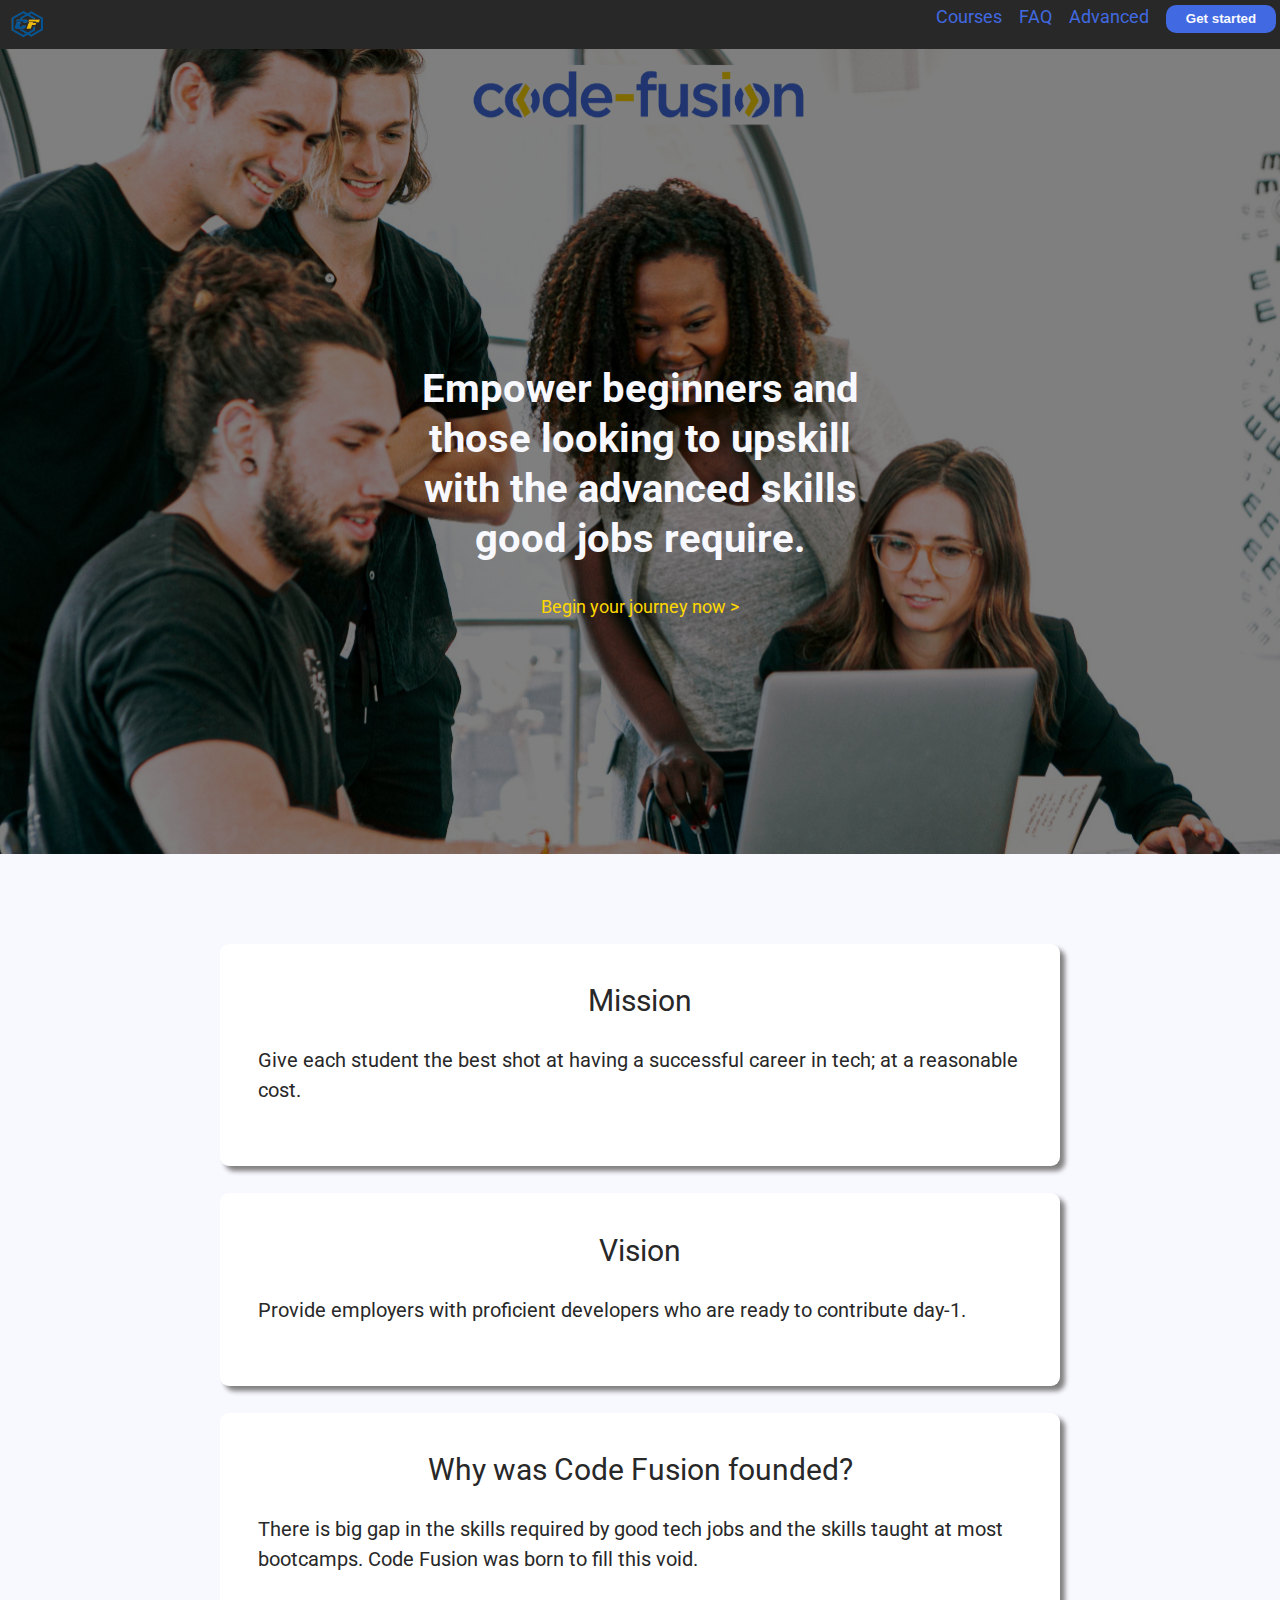
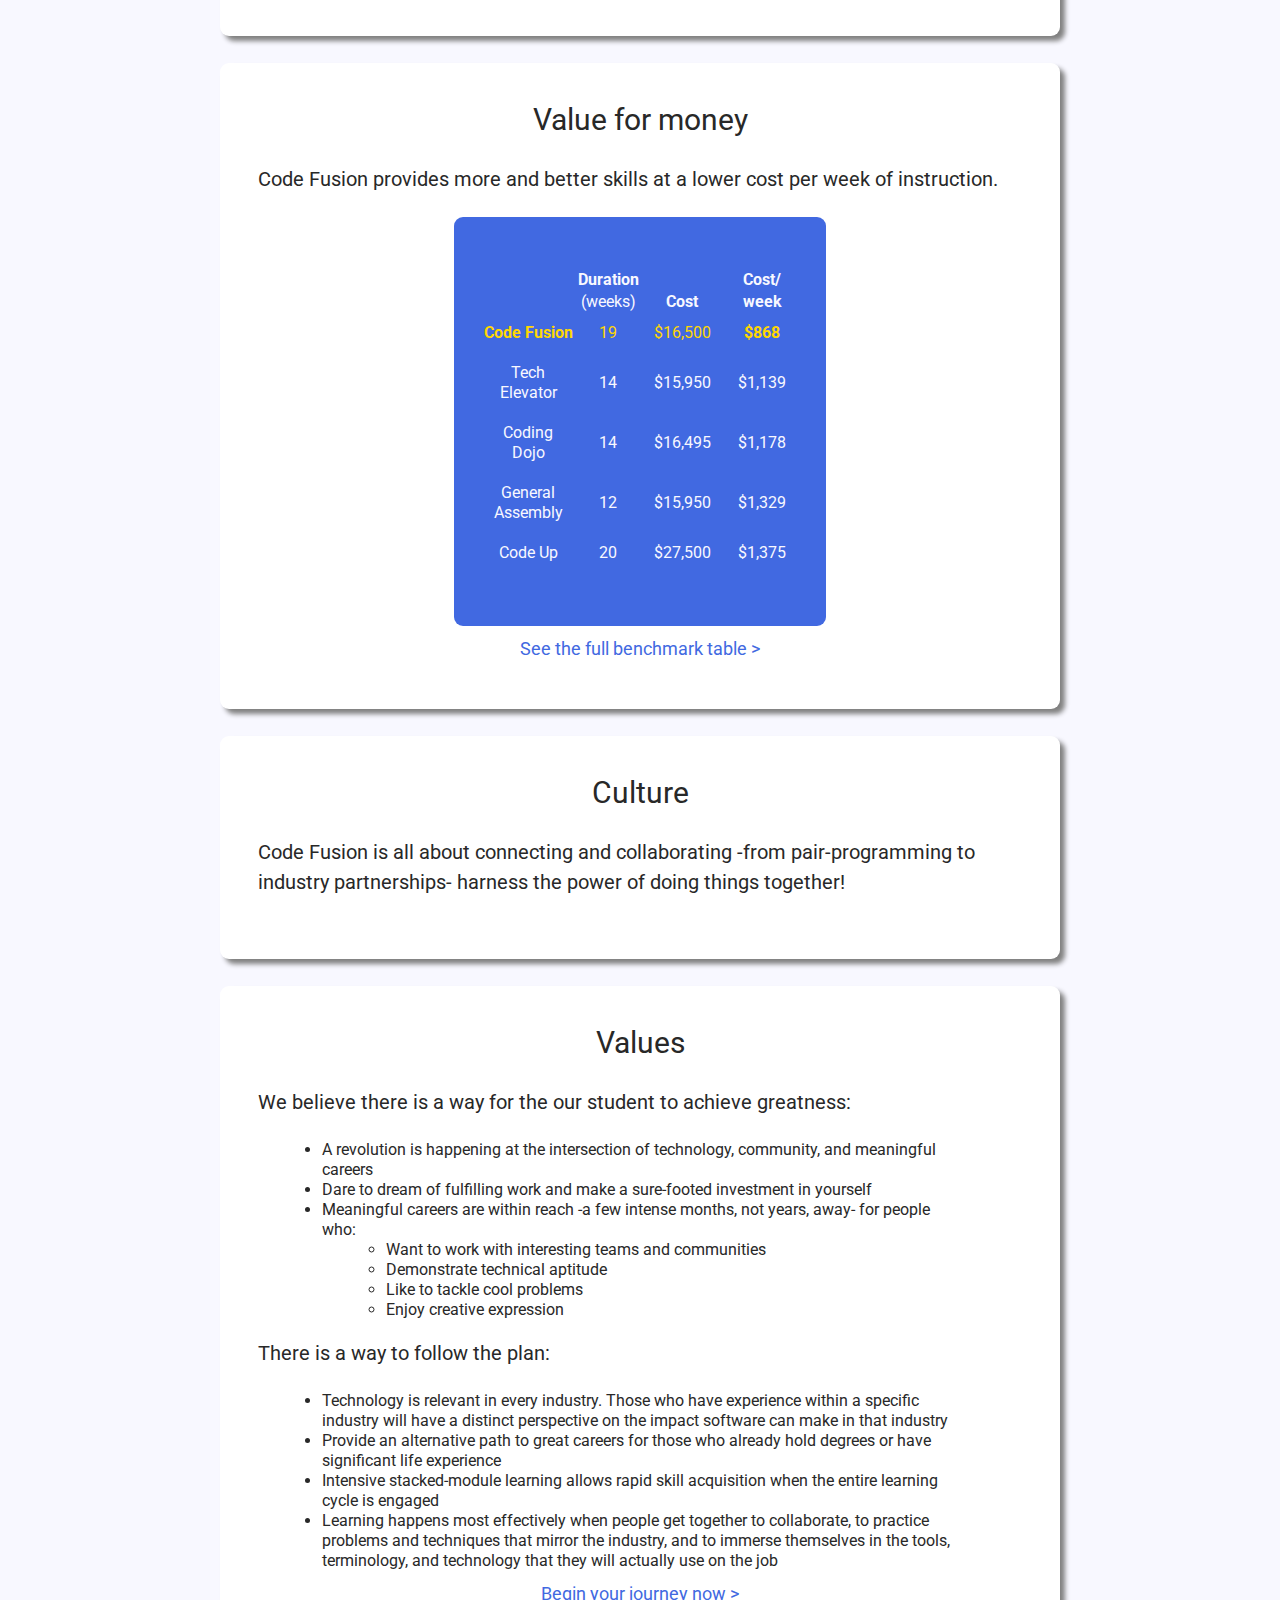
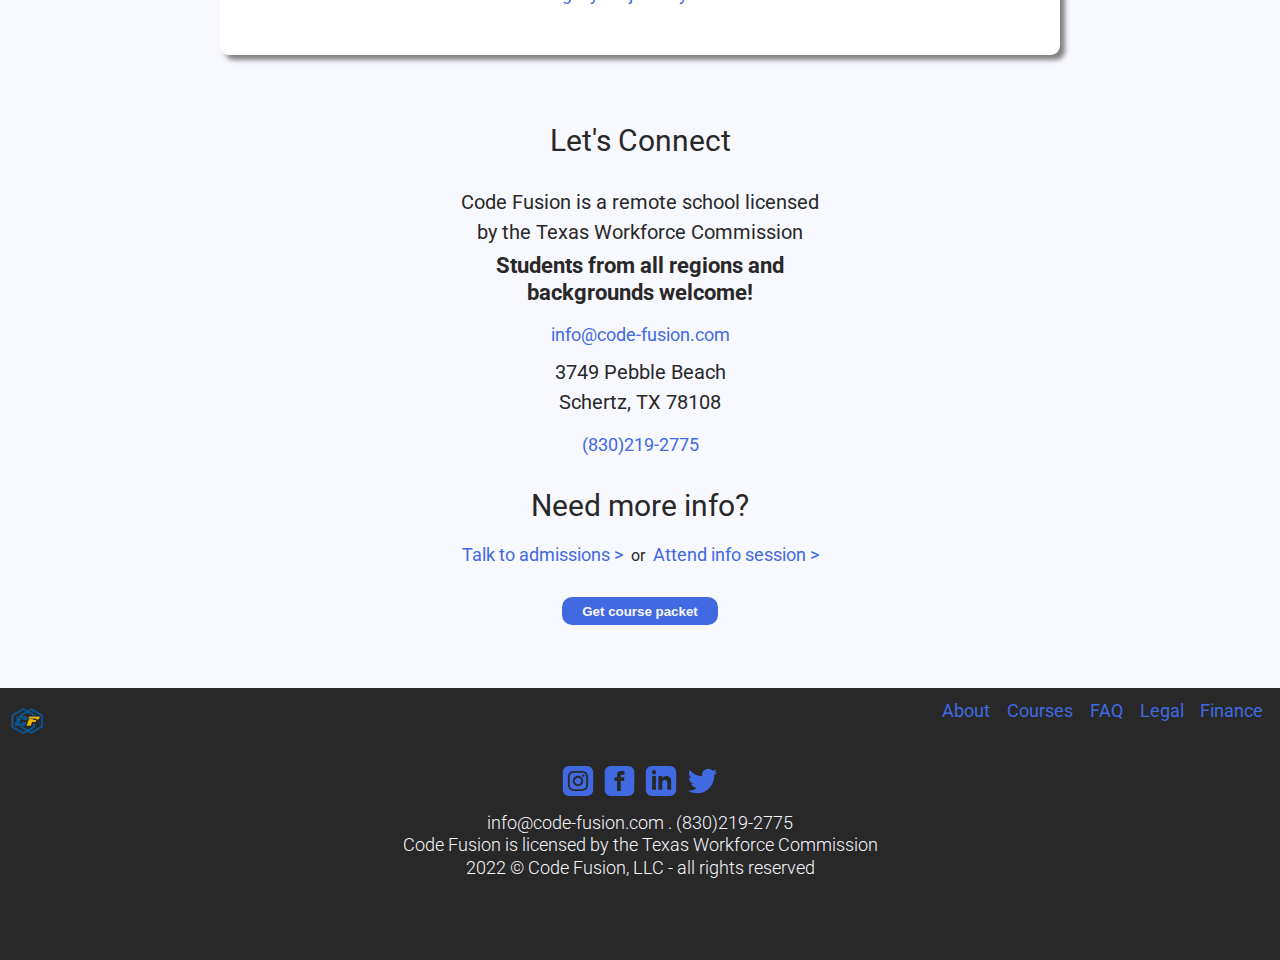
<file: about.html>
<!DOCTYPE html>
<html>
<head>
  <meta charset="utf-8">
  <meta name="viewport" content="width=device-width, initial-scale=1">
  <meta name="description" content="Code Fusion bridges the gap between the skills required by good jobs and the skills taught at most bootcamps.  Attend an info session to learn more.">
  <link href="style.css" rel="stylesheet">
  <title>About Code Fusion coding bootcamp</title>
  <link rel="icon" href="img/cflogo.png">
  <!-- Google tag (gtag.js) --> <script async src="https://www.googletagmanager.com/gtag/js?id=AW-10978330140"></script> <script> window.dataLayer = window.dataLayer || []; function gtag(){dataLayer.push(arguments);} gtag('js', new Date()); gtag('config', 'AW-10978330140'); </script>
</head>
<body>
  <main>
    <section class="hero">
      <script src="nav.js"></script>
      <div>
        <h1>Empower beginners and<br>those looking to upskill<br>with the advanced skills<br>good jobs require.</h1>
        <a href="./index.html#nextsteps">Begin your journey now &gt;</a>
      </div>
    </section>
    <section class="widediv">
      <div>
        <h2>Mission</h2>
        <h5>Give each student the best shot at having a successful career in tech; at a reasonable cost.</h5>
      </div>      
      <div>
        <h2>Vision</h2>
        <h5>Provide employers with proficient developers who are ready to contribute day-1.</h5>
      </div>
      <div>
        <h2>Why was Code Fusion founded?</h2>
        <h5>There is big gap in the skills required by good tech jobs and the skills taught at most bootcamps.  Code Fusion was born to fill this void.</h5>
      </div>
      <div>
        <h2>Value for money</h2>
        <h5>Code Fusion provides more and better skills at a lower cost per week of instruction.</h5>
        <table>
          <thead>
            <tr>
              <th></th>
              <th>Duration</th>
              <th></th>
              <th>Cost/</th>
            </tr>
            <tr>
              <th></th>
              <td>(weeks)</td>
              <th>Cost</th>
              <th>week</th>
            </tr>
          </thead>
          <tbody>
            <tr id="cfrow">
              <th>Code Fusion</th>
              <td>19</td>
              <td>$16,500</td>
              <th>$868</th>
            </tr>
            <tr>
              <td>Tech Elevator</td>
              <td>14</td>
              <td>$15,950</td>
              <td>$1,139</td>
            </tr>
            <tr>
              <td>Coding Dojo</td>
              <td>14</td>
              <td>$16,495</td>
              <td>$1,178</td>
            </tr>
            <tr>
              <td>General Assembly</td>
              <td>12</td>
              <td>$15,950</td>
              <td>$1,329</td>
            </tr>
            <tr>
              <td>Code Up</td>
              <td>20</td>
              <td>$27,500</td>
              <td>$1,375</td>
            </tr>              
          </tbody>
        </table>
        <a href="./benchmark.html">See the full benchmark table &gt;</a>
      </div>      
      <div>
        <h2>Culture</h2>
        <h5>Code Fusion is all about connecting and collaborating -from pair-programming to industry partnerships- harness the power of doing things together!</h5>
      </div>  
      <div>
        <h2>Values</h2>
        <h5>We believe there is a way for the our student to achieve greatness:</h5>
        <ul>
          <li>A revolution is happening at the intersection of technology, community, and meaningful careers</li>
          <li>Dare to dream of fulfilling work and make a sure-footed investment in yourself</li>
          <li>Meaningful careers are within reach -a few intense months, not years, away- for people who:</li>
          <ul>
            <li>Want to work with interesting teams and communities</li>
            <li>Demonstrate technical aptitude</li>
            <li>Like to tackle cool problems</li>
            <li>Enjoy creative expression</li>
          </ul>    
        </ul>
        <h5>There is a way to follow the plan:</h5>
        <ul>
          <li>Technology is relevant in every industry. Those who have experience within a specific industry will have a distinct perspective on the impact software can make in that industry</li>
          <li>Provide an alternative path to great careers for those who already hold degrees or have significant life experience</li>
          <li>Intensive stacked-module learning allows rapid skill acquisition when the entire learning cycle is engaged</li>
          <li>Learning happens most effectively when people get together to collaborate, to practice problems and techniques that mirror the industry, and to immerse themselves in the tools, terminology, and technology that they will actually use on the job</li>
        </ul>
        <a href="./index.html#nextsteps">Begin your journey now &gt;</a>
      </div>  
      <br><br>
      <!-- <h2>Team</h2> -->
      <!-- <h2>Social proof</h2> -->

      <h2>Let's Connect</h2>
      <br>
      <h5>Code Fusion is a remote school licensed<br>by the Texas Workforce Commission</h5>
      <h3>Students from all regions and<br>backgrounds welcome!</h3>
      <a href="mailto:info@code-fusion.com">info@code-fusion.com</a>
      <h5>3749 Pebble Beach<br>Schertz, TX 78108</h5>
      <a href="tel:1-830-219-2775">(830)219-2775</a>
      <br><br>
      <h2>Need more info?</h2>
      <a href="https://calendly.com/roger-huba/admissions">Talk to admissions &gt;</a>
      &nbsp;or&nbsp;
      <a href="./index.html#nextsteps">Attend info session &gt;</a>
      <br><br>
      <button onclick="(()=>packetmodal.style.display='block')()">Get course packet</button>
    </section>
  </main>

  <script src="footer.js"></script>

  <div class="modal" id="applymodal">
    <div class="modalcont">
      <span class="modalclose" onclick="(()=>applymodal.style.display='none')()">&times;</span>
      <div id='crmWebToEntityForm'>
      <form action='https://crm.zoho.com/crm/WebToLeadForm' name=WebToLeads5052680000001496005 method='POST' onSubmit='javascript:document.charset="UTF-8"; return checkMandatory5052680000001496005()' accept-charset='UTF-8'>
        <input style='display:none;' name='xnQsjsdp' value='f966079af9d954046b61b1e1f0c26be29a02f55790459b53b14b8b5920ff9a6d'></input> 
        <input type='hidden' name='zc_gad' id='zc_gad' value=''></input> 
        <input style='display:none;' name='xmIwtLD' value='7969c76120550ce022c1a18bf222c7baf5681e49b34463b6a8f97b2778e2415d'></input> 
        <input style='display:none;' name='actionType' value='TGVhZHM='></input>
        <input style='display:none;' name='returnURL' value='https&#x3a;&#x2f;&#x2f;www.code-fusion.com' > </input>
        <!-- Do not remove this code. -->
        <input style='display:none;' id='ldeskuid' name='ldeskuid'></input>
        <input style='display:none;' id='LDTuvid' name='LDTuvid'></input>
      
        <div>
          <h4>Get your application started</h4>
          <br>
          <!-- <label for='First_Name'>First name *</label> -->
          <input placeholder="First name *" name='First Name' title='First name' maxlength='40'></input><br>
          <!-- <label for='Last_Name'>Last name *</label> -->
          <input placeholder="Last name *" name='Last Name' title='Last name' maxlength='80'></input><br>
          <!-- <label for='Email'>Email *</label> -->
          <input type='email' placeholder="Email *" name='Email' title='email' maxlength='50'></input><br>
          <!-- <label for='Phone'>Phone *</label> -->
          <input placeholder="Phone *" name='Phone' title='Phone' maxlength='15'></input><br>
          <!-- <label for='Street'>Street</label> -->
          <input placeholder="Street" name='Street' maxlength='50'></input><br>
          <!-- <label for='City'>City</label> -->
          <input placeholder="City" name='City' maxlength='20'></input><br>
          <!-- <label for='State'>State</label> -->
          <input placeholder="State" name='State' maxlength='30'></input><br>
          <!-- <label for='Zip_Code'>Zip Code</label> -->
          <input placeholder="Zip code" name='Zip Code' maxlength='10'></input><br>
          <input type='submit' class='formsubmit' value='Submit'>
          <input type='reset' class='reset' name='reset' value='Reset'>            
        </div>
      <script>
      function validateEmail5052680000001496005() {
        var form = document.forms['WebToLeads5052680000001496005'];
        var emailFld = form.querySelectorAll('[ftype=email]');
        var i;
        for (i = 0; i < emailFld.length; i++) {
          var emailVal = emailFld[i].value;
          if((emailVal.replace(/^\s+|\s+$/g, '')).length!=0 ) {
            var atpos=emailVal.indexOf('@');
            var dotpos=emailVal.lastIndexOf('.');
            if (atpos<1 || dotpos<atpos+2 || dotpos+2>=emailVal.length) {
              alert('Please enter a valid email address. ');
              emailFld[i].focus();
              return false;
            }
          }
        }
        return true;
      }

      function checkMandatory5052680000001496005() {
        var mndFileds = new Array('First Name','Last Name','Email','Phone');
        var fldLangVal = new Array('First\x20Name','Last\x20Name','Email','Phone');
        for(i=0;i<mndFileds.length;i++) {
          var fieldObj=document.forms['WebToLeads5052680000001496005'][mndFileds[i]];
          if(fieldObj) {
          if (((fieldObj.value).replace(/^\s+|\s+$/g, '')).length==0) {
            if(fieldObj.type =='file') { 
            alert('Please select a file to upload.'); 
            fieldObj.focus(); 
            return false;
          } 
          alert(fldLangVal[i] +' cannot be empty.'); 
                  fieldObj.focus();
                  return false;
          } else if(fieldObj.nodeName=='SELECT') {
                  if(fieldObj.options[fieldObj.selectedIndex].value=='-None-') {
            alert(fldLangVal[i] +' cannot be none.'); 
            fieldObj.focus();
            return false;
              }
          } else if(fieldObj.type =='checkbox'){
            if(fieldObj.checked == false){
            alert('Please accept  '+fldLangVal[i]);
            fieldObj.focus();
            return false;
              } 
            } 
            try {
                if(fieldObj.name == 'Last Name') {
            name = fieldObj.value;
              }
          } catch (e) {}
            }
        }
        trackVisitor5052680000001496005();
        if(!validateEmail5052680000001496005()){return false;}
        document.querySelector('.crmWebToEntityForm .formsubmit').setAttribute('disabled', true);
      }

      function tooltipShow5052680000001496005(el){
        var tooltip = el.nextElementSibling;
        var tooltipDisplay = tooltip.style.display;
        if(tooltipDisplay == 'none'){
          var allTooltip = document.getElementsByClassName('zcwf_tooltip_over');
          for(i=0; i<allTooltip.length; i++){
            allTooltip[i].style.display='none';
          }
          tooltip.style.display = 'block';
        } else {
          tooltip.style.display='none';
        }
      }
      </script>
      <!-- <script type='text/javascript' id='VisitorTracking'>var $zoho= $zoho || {};$zoho.salesiq = $zoho.salesiq || {widgetcode:'8ef416e491ebf3dbd6c1c4f1ad793516af593db3d2cdc68a1704c1bb86c08b6d1a2010ab7b6727677d37b27582c0e9c4', values:{},ready:function(){}};var d=document;s=d.createElement('script');s.type='text/javascript';s.id='zsiqscript';s.defer=true;s.src='https://salesiq.zoho.com/widget';t=d.getElementsByTagName('script')[0];t.parentNode.insertBefore(s,t);function trackVisitor5052680000001496005(){try{if($zoho){var LDTuvidObj = document.forms['WebToLeads5052680000001496005']['LDTuvid'];if(LDTuvidObj){LDTuvidObj.value = $zoho.salesiq.visitor.uniqueid();}var firstnameObj = document.forms['WebToLeads5052680000001496005']['First Name'];if(firstnameObj){name = firstnameObj.value +' '+name;}$zoho.salesiq.visitor.name(name);var emailObj = document.forms['WebToLeads5052680000001496005']['Email'];if(emailObj){email = emailObj.value;$zoho.salesiq.visitor.email(email);}}} catch(e){}}</script> -->
      <!-- Do not remove this --- Analytics Tracking code -->
      <script id='wf_anal' src='https://crm.zohopublic.com/crm/WebFormAnalyticsServeServlet?rid=[base64]&tw=61690b96c1d0471b638f31426f38e68aa67fb7ed6da86f32dc10ad817fe55a0a'></script>
      </form>
      </div>
    </div>
  </div>
  <script>
    let applymodal = document.getElementById("applymodal");
  </script>
  
  <div class="modal" id="packetmodal">
    <div class="modalcont">
      <span class="modalclose" onclick="(()=>packetmodal.style.display='none')()">&times;</span>
      <!-- Note:
        - Code lines with comments Do not remove this code are required for the form to work properly, make sure that you do not remove these lines of code. 
        - The Mandatory check script can modified as to suit your business needs.-->
      <div id='crmWebToEntityForm'>
      <form action='https://crm.zoho.com/crm/WebToLeadForm' name=WebToLeads5052680000001479026 method='POST' onSubmit='javascript:document.charset="UTF-8"; return checkMandatory5052680000001479026()' accept-charset='UTF-8'>
        <input style='display:none;' name='xnQsjsdp' value='f966079af9d954046b61b1e1f0c26be29a02f55790459b53b14b8b5920ff9a6d'></input> 
        <input type='hidden' name='zc_gad' id='zc_gad' value=''></input> 
        <input style='display:none;' name='xmIwtLD' value='7969c76120550ce022c1a18bf222c7ba344a815ad5c2d3bf4cfcd57230ab2ae9'></input> 
        <input style='display:none;' name='actionType' value='TGVhZHM='></input>
        <input style='display:none;' name='returnURL' value='https&#x3a;&#x2f;&#x2f;www.code-fusion.com' > </input>
        <!-- Do not remove this code. -->

        <div>
          <h4>Send me the course packet</h4>
          <br>
          <label for='First_Name'>First name *</label><br>
          <input name='First Name' maxlength='40'></input><br>
          <label for='Last_Name'>Last name *</label><br>
          <input name='Last Name' maxlength='50'></input><br>
          <label for='Email'>Email *</label><br>
          <input type='email' name='Email' maxlength='80'></input>
          <br>
          <input type='submit' class='formsubmit' value='Submit'>
          <input type='reset' class="reset" name='reset' value='Reset'>
        </div>

      <script>
        function validateEmail5052680000001479026() {
          var form = document.forms['WebToLeads5052680000001479026'];
          var emailFld = form.querySelectorAll('[ftype=email]');
          var i;
          for (i = 0; i < emailFld.length; i++) {
            var emailVal = emailFld[i].value;
            if((emailVal.replace(/^\s+|\s+$/g, '')).length!=0 ) {
              var atpos=emailVal.indexOf('@');
              var dotpos=emailVal.lastIndexOf('.');
              if (atpos<1 || dotpos<atpos+2 || dotpos+2>=emailVal.length) {
                alert('Please enter a valid email address. ');
                emailFld[i].focus();
                return false;
              }
            }
          }
          return true;
        }
      
        function checkMandatory5052680000001479026() {
          var mndFileds = new Array('First Name','Last Name','Email');
          var fldLangVal = new Array('First\x20Name','Last\x20Name','Email');
          for(i=0;i<mndFileds.length;i++) {
            var fieldObj=document.forms['WebToLeads5052680000001479026'][mndFileds[i]];
            if(fieldObj) {
            if (((fieldObj.value).replace(/^\s+|\s+$/g, '')).length==0) {
              if(fieldObj.type =='file') { 
                alert('Please select a file to upload.'); 
                fieldObj.focus(); 
                return false;
              } 
            alert(fldLangVal[i] +' cannot be empty.'); 
                      fieldObj.focus();
                      return false;
            }  else if(fieldObj.nodeName=='SELECT') {
                      if(fieldObj.options[fieldObj.selectedIndex].value=='-None-') {
              alert(fldLangVal[i] +' cannot be none.'); 
              fieldObj.focus();
              return false;
                }
            } else if(fieldObj.type =='checkbox'){
                if(fieldObj.checked == false){
              alert('Please accept  '+fldLangVal[i]);
              fieldObj.focus();
              return false;
                } 
              } 
              try {
                  if(fieldObj.name == 'Last Name') {
              name = fieldObj.value;
                    }
            } catch (e) {}
              }
          }
          if(!validateEmail5052680000001479026()) {return false;}
          document.querySelector('.formsubmit').setAttribute('disabled', true);
        }
      
        function tooltipShow5052680000001479026(el){
          var tooltip = el.nextElementSibling;
          var tooltipDisplay = tooltip.style.display;
          if(tooltipDisplay == 'none'){
            var allTooltip = document.getElementsByClassName('zcwf_tooltip_over');
            for(i=0; i<allTooltip.length; i++){
              allTooltip[i].style.display='none';
            }
            tooltip.style.display = 'block';
          }else{
            tooltip.style.display='none';
          }
        }
      </script>
      <!-- Do not remove this --- Analytics Tracking code starts -->
      <script id='wf_anal' src='https://crm.zohopublic.com/crm/WebFormAnalyticsServeServlet?rid=[base64]&tw=61690b96c1d0471b638f31426f38e68aa67fb7ed6da86f32dc10ad817fe55a0a'></script>
      <!-- Do not remove this --- Analytics Tracking code ends. -->
      </form>
      </div>
    </div>
  </div>
  <script>
    let packetmodal = document.getElementById("packetmodal");
  </script>

</body>
</html>
</file>
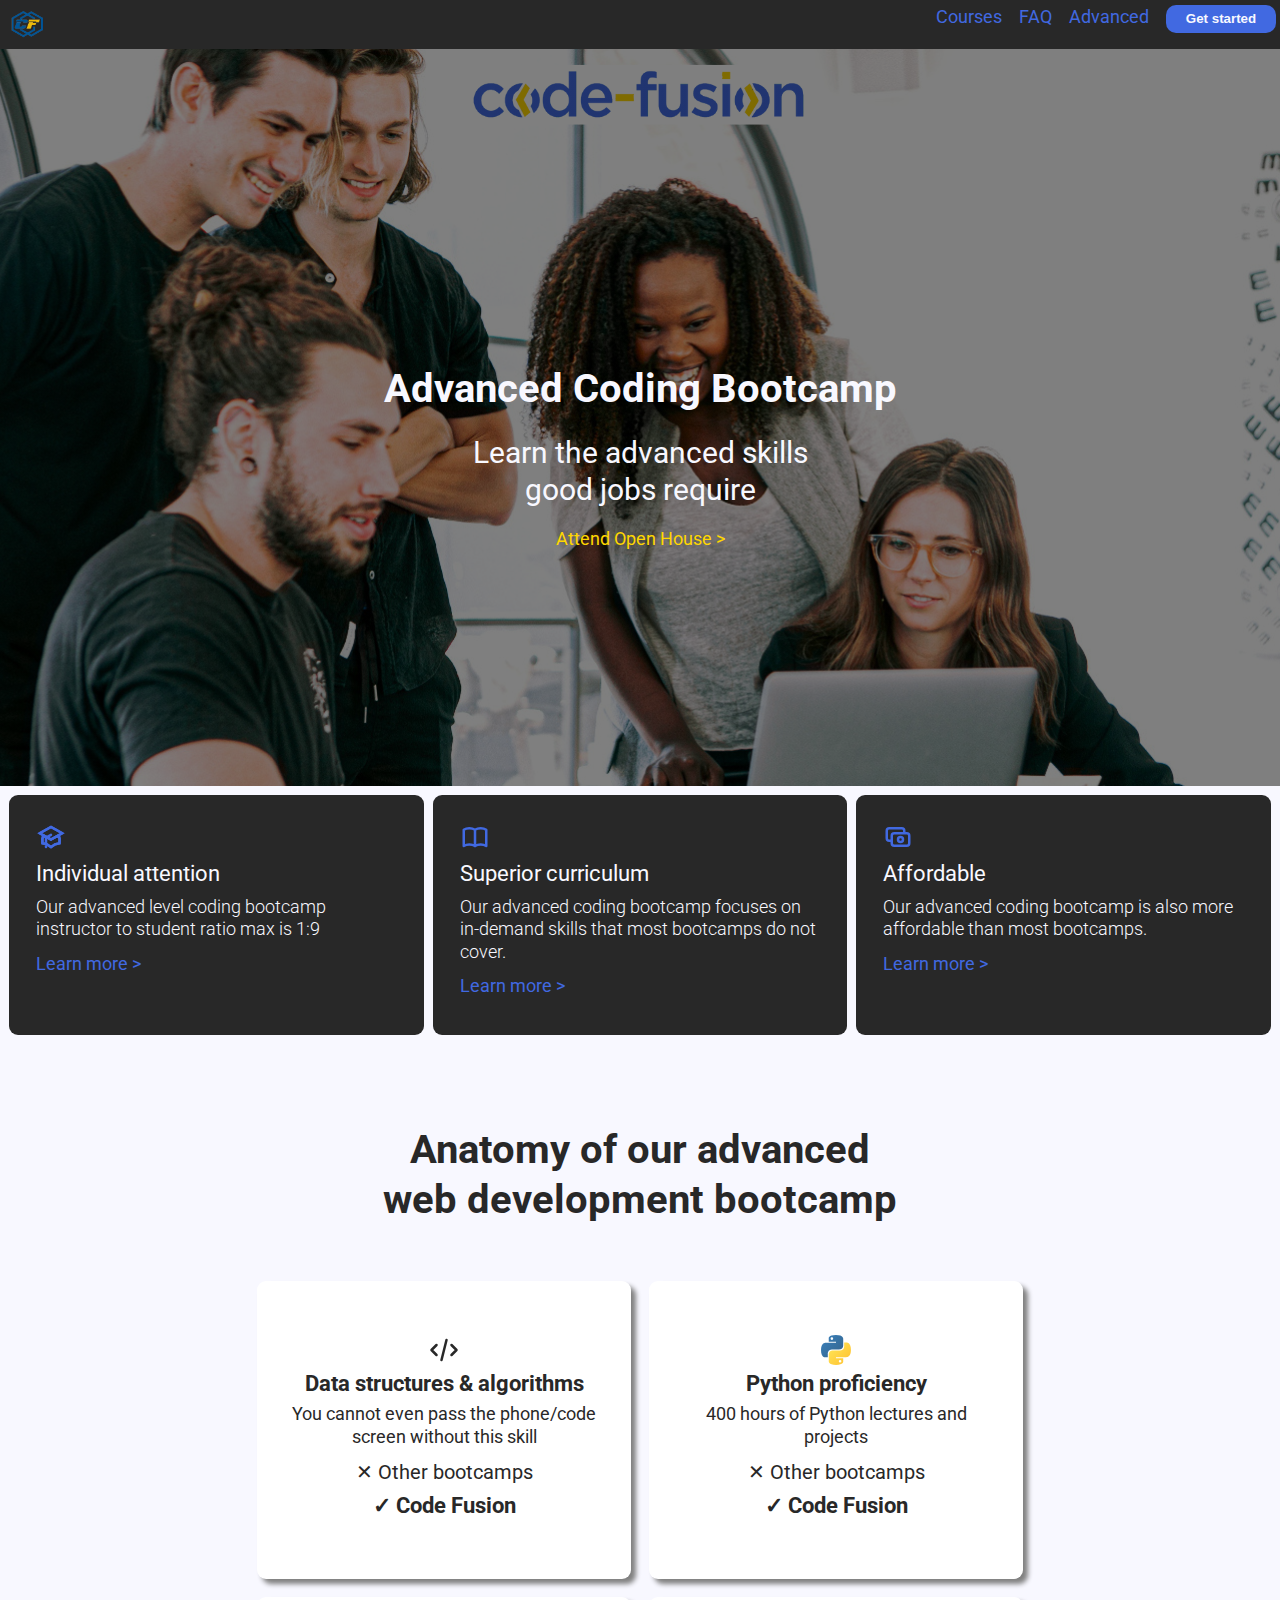
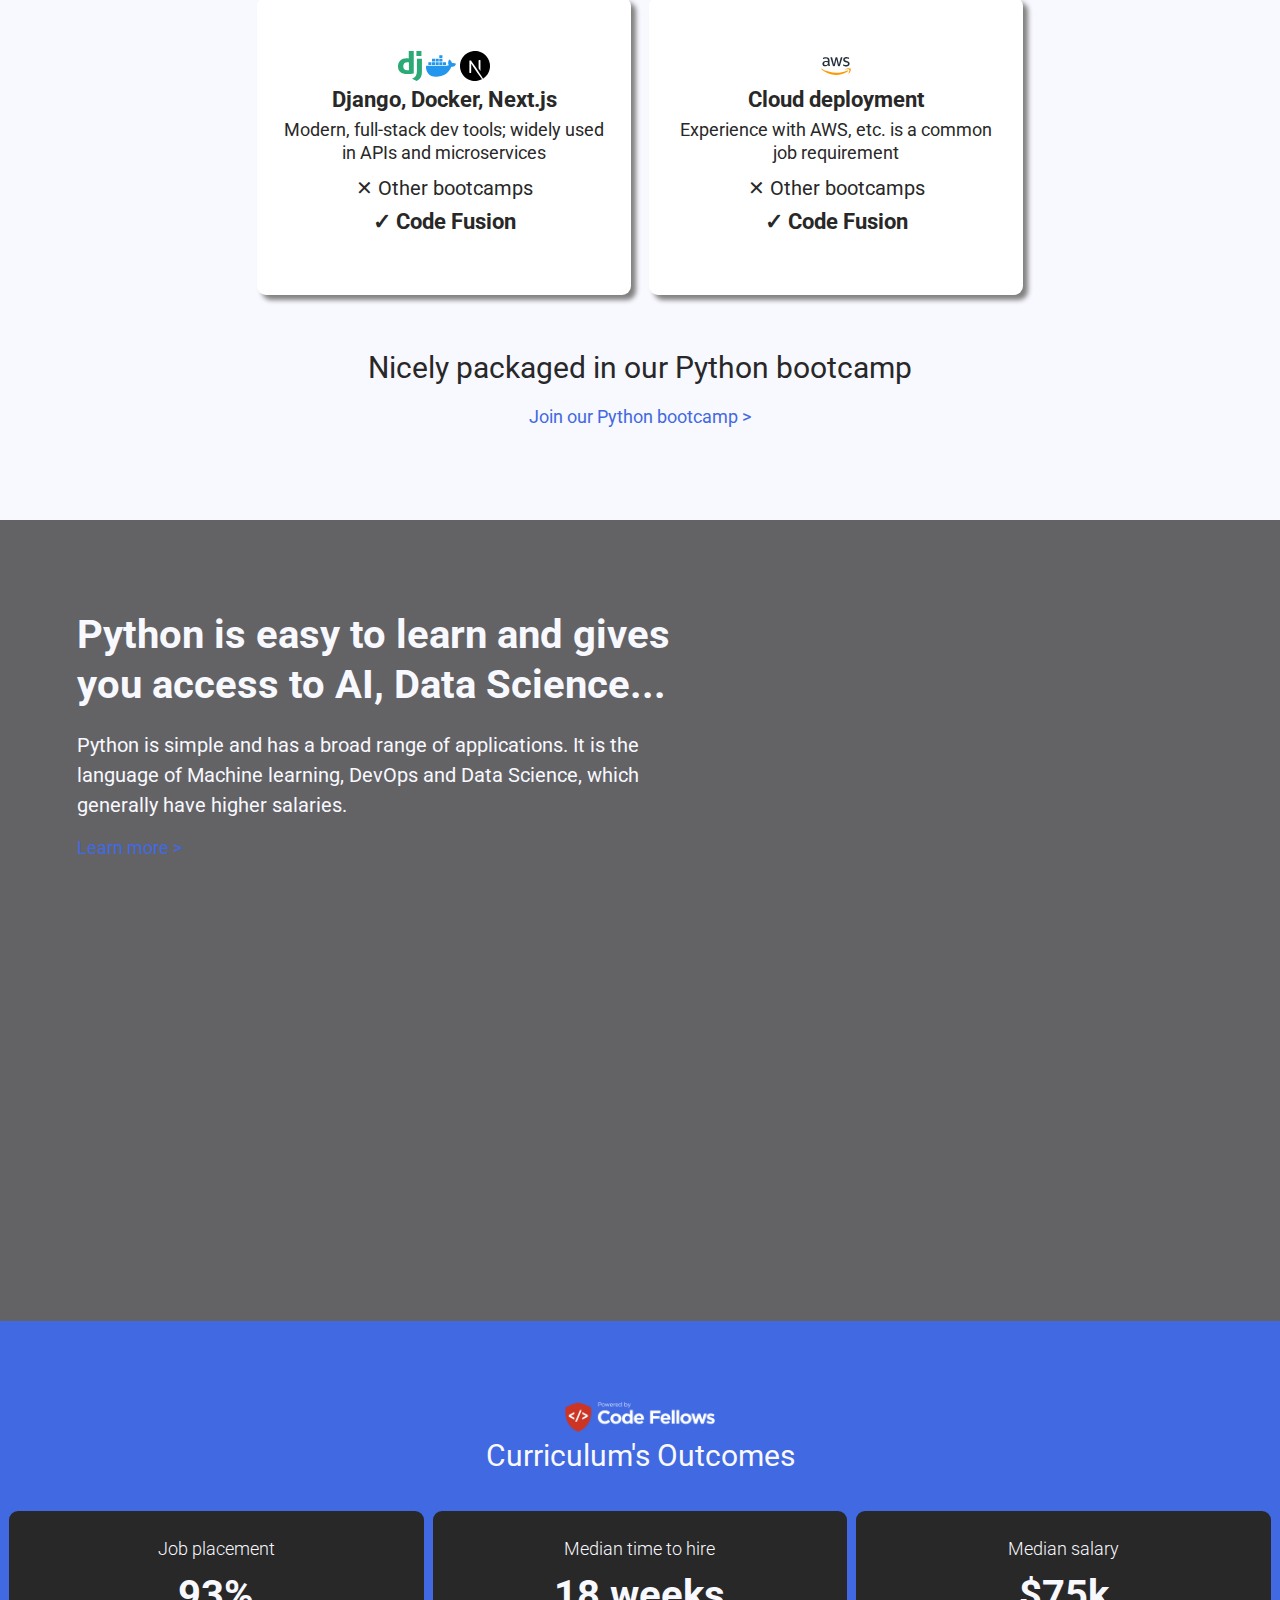
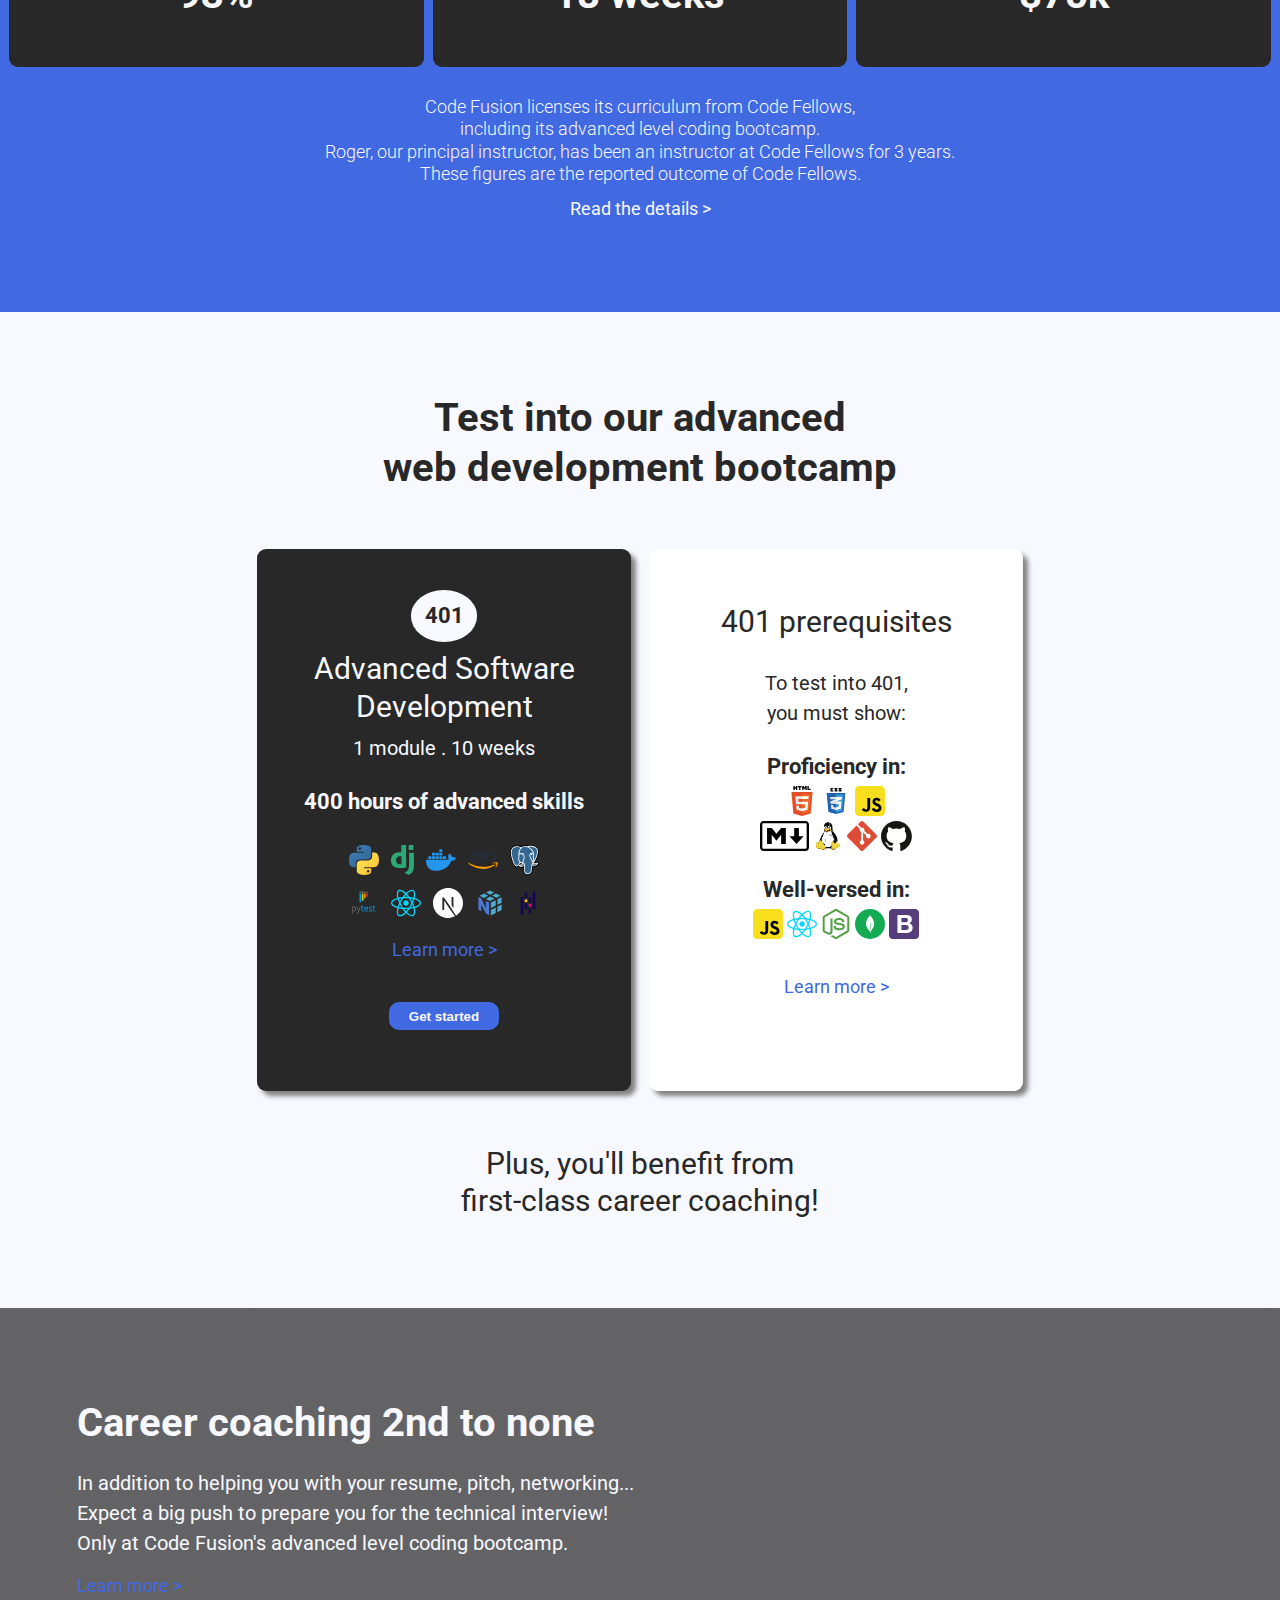
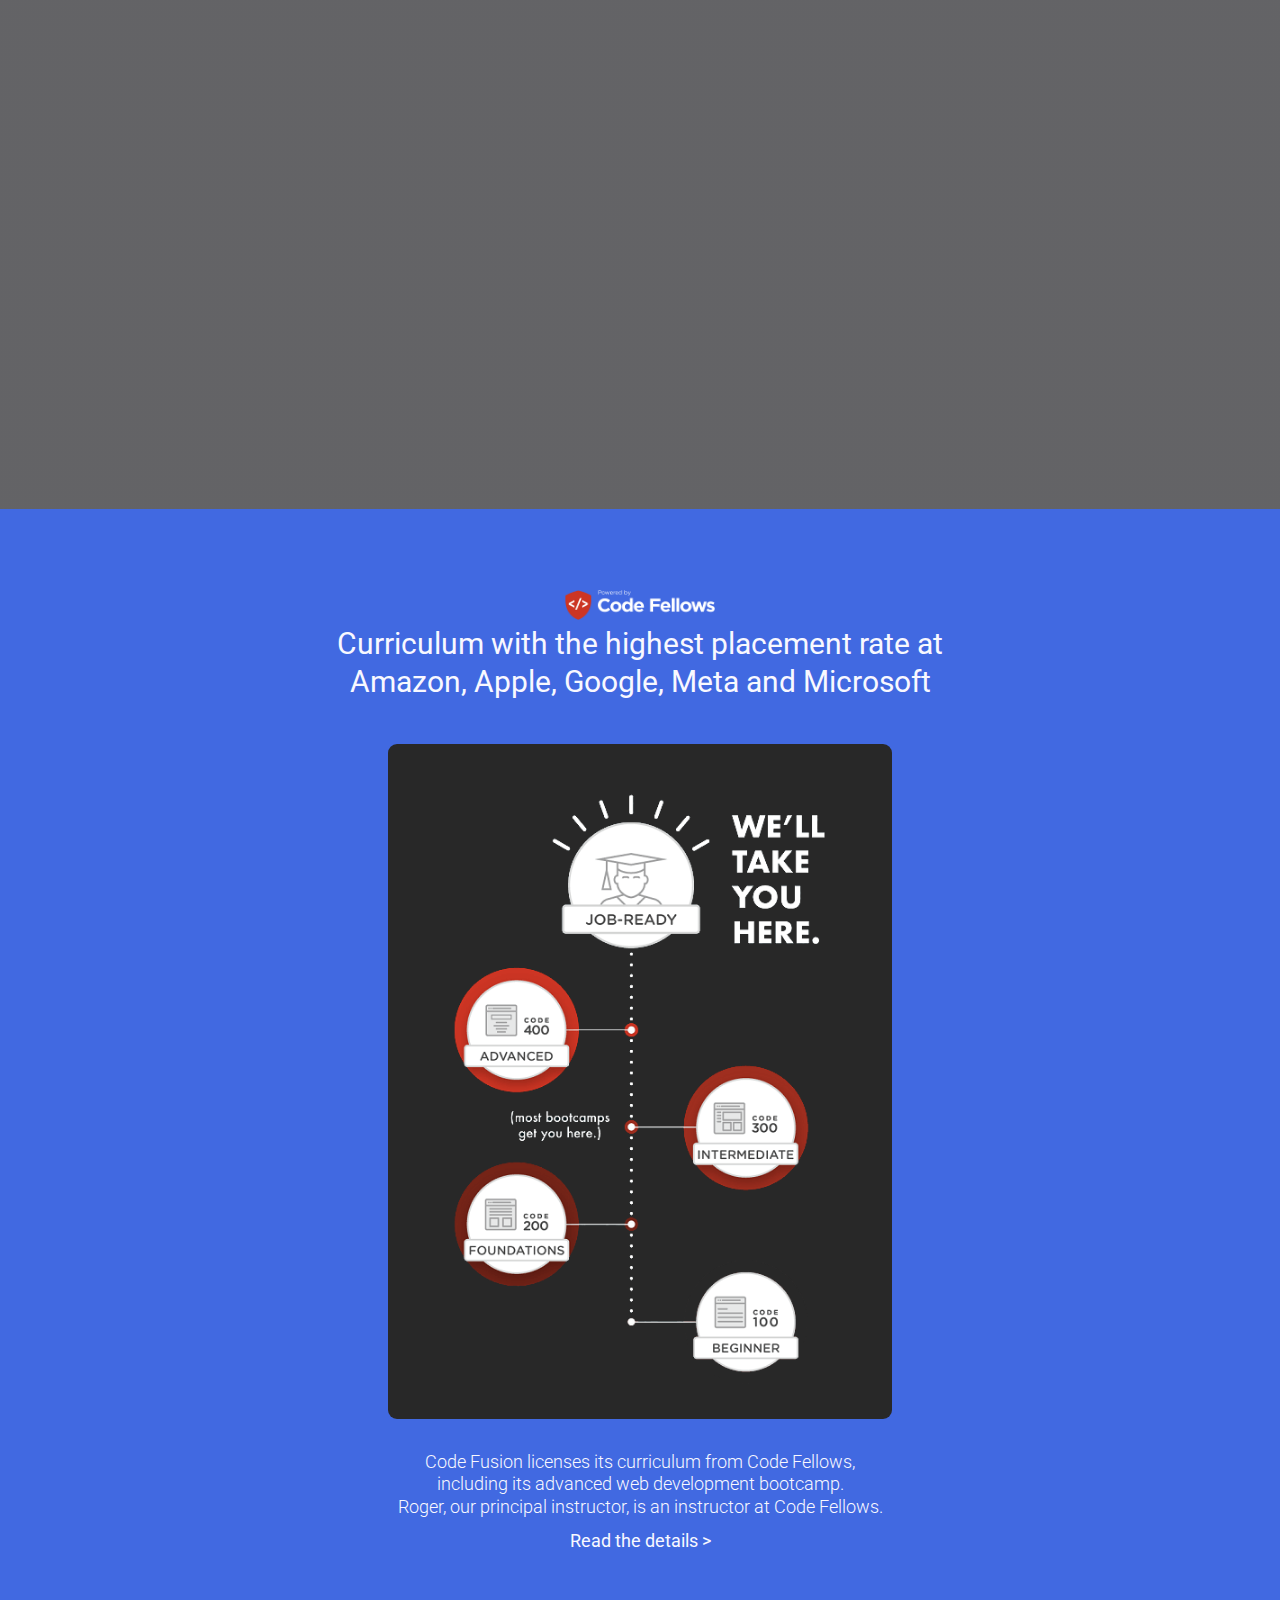
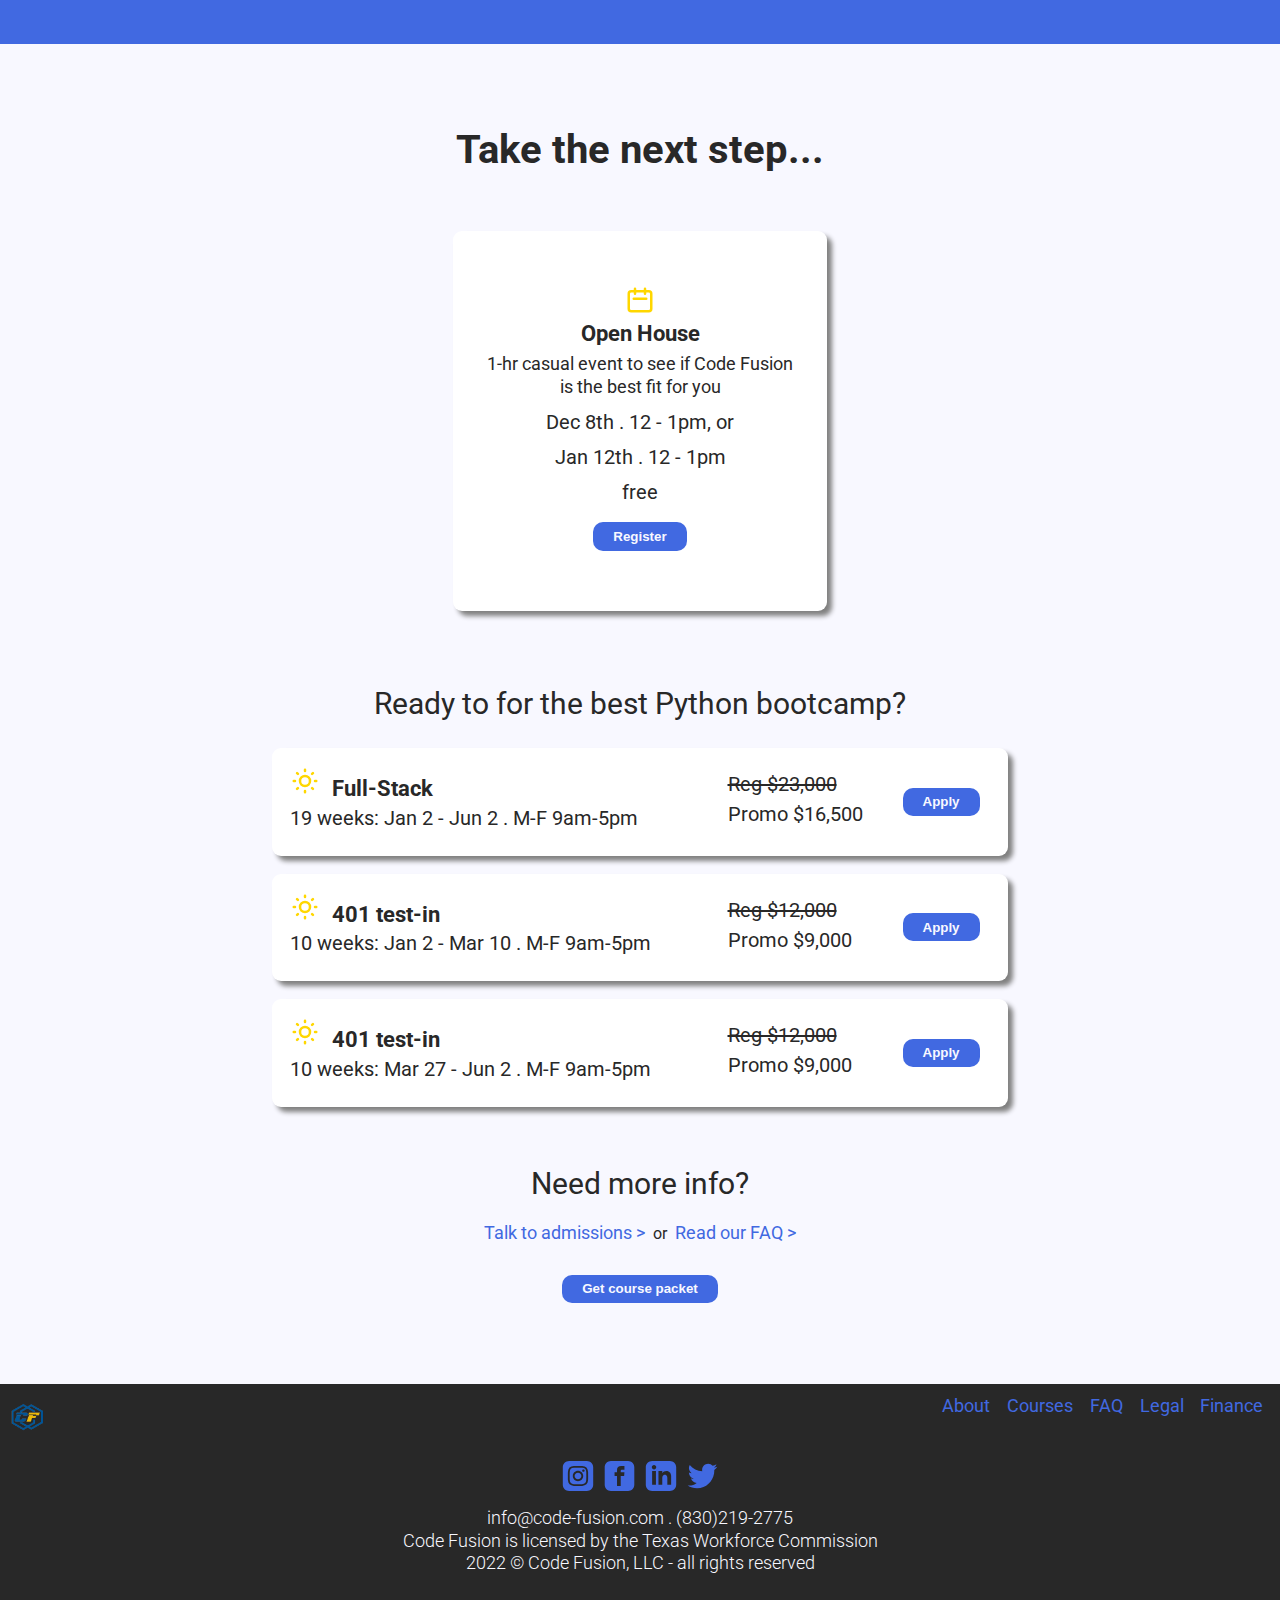
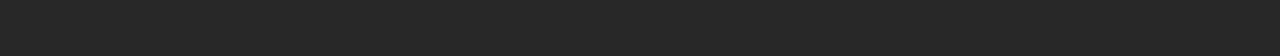
<file: advanced.html>
<!DOCTYPE html>
<html>
<head>
  <!-- Google tag (gtag.js) --> <script async src="https://www.googletagmanager.com/gtag/js?id=AW-10978330140"></script> <script> window.dataLayer = window.dataLayer || []; function gtag(){dataLayer.push(arguments);} gtag('js', new Date()); gtag('config', 'AW-10978330140'); </script>
  <meta charset="utf-8">
  <meta name="viewport" content="width=device-width, initial-scale=1">
  <meta name="description" content="Beginner or looking to upskill? Code Fusion teaches you more than most bootcamps, at a lower weekly cost, in a small-class setting. Attend an info session to learn more.">
  <link href="style.css" rel="stylesheet">
  <title>Advanced coding bootcamp | Code Fusion</title>
  <link rel="icon" href="img/cflogo.png">
</head>
<body>
  <main>
    <section class="hero">
      <script src="nav.js"></script>
      <div>
        <h1>Advanced Coding Bootcamp</h1>
        <h2>Learn the advanced skills<br>good jobs require</h2>
        <a href="https://www.eventbrite.com/e/open-house-code-fusion-information-and-question-and-answer-session-tickets-412913865487" target="_blank">Attend Open House &gt;</a>
      </div>
    </section>
    <aside>
      <div>
        <div><svg xmlns="http://www.w3.org/2000/svg" class="h-6 w-6" fill="none" viewBox="0 0 24 24" stroke="royalblue" stroke-width="2">
          <path d="M12 14l9-5-9-5-9 5 9 5z" />
          <path d="M12 14l6.16-3.422a12.083 12.083 0 01.665 6.479A11.952 11.952 0 0012 20.055a11.952 11.952 0 00-6.824-2.998 12.078 12.078 0 01.665-6.479L12 14z" />
        <path stroke-linecap="round" stroke-linejoin="round" d="M12 14l9-5-9-5-9 5 9 5zm0 0l6.16-3.422a12.083 12.083 0 01.665 6.479A11.952 11.952 0 0012 20.055a11.952 11.952 0 00-6.824-2.998 12.078 12.078 0 01.665-6.479L12 14zm-4 6v-7.5l4-2.222" />
        </svg></div>
        <h4>Individual attention</h4>
        <p>Our advanced level coding bootcamp instructor to student ratio max is 1:9</p>
        <a href="./faq.html#faqprogram">Learn more &gt;</a>
      </div>
      <div>
        <div><svg xmlns="http://www.w3.org/2000/svg" class="h-6 w-6" fill="none" viewBox="0 0 24 24" stroke="royalblue" stroke-width="2">
          <path stroke-linecap="round" stroke-linejoin="round" d="M12 6.253v13m0-13C10.832 5.477 9.246 5 7.5 5S4.168 5.477 3 6.253v13C4.168 18.477 5.754 18 7.5 18s3.332.477 4.5 1.253m0-13C13.168 5.477 14.754 5 16.5 5c1.747 0 3.332.477 4.5 1.253v13C19.832 18.477 18.247 18 16.5 18c-1.746 0-3.332.477-4.5 1.253" />
        </svg></div>
        <h4>Superior curriculum</h4>
        <p>Our advanced coding bootcamp focuses on in-demand skills that most bootcamps do not cover.</p>
        <a href="#uniqueness">Learn more &gt;</a>
      </div>
      <div>
        <div><svg xmlns="http://www.w3.org/2000/svg" class="h-6 w-6" fill="none" viewBox="0 0 24 24" stroke="royalblue" stroke-width="2">
          <path stroke-linecap="round" stroke-linejoin="round" d="M17 9V7a2 2 0 00-2-2H5a2 2 0 00-2 2v6a2 2 0 002 2h2m2 4h10a2 2 0 002-2v-6a2 2 0 00-2-2H9a2 2 0 00-2 2v6a2 2 0 002 2zm7-5a2 2 0 11-4 0 2 2 0 014 0z" />
        </svg></div>
        <h4>Affordable</h4>
        <p>Our advanced coding bootcamp is also more affordable than most bootcamps.</p>
        <a href="./benchmark.html">Learn more &gt;</a>
      </div>
    </aside>
    <section id="uniqueness">
      <h1>Anatomy of our advanced<br>web development bootcamp</h1>
      <article>
        <div>
          <svg xmlns="http://www.w3.org/2000/svg" class="h-6 w-6" fill="none" height="40px" viewBox="0 0 24 24" stroke="currentColor" stroke-width="2">
            <path stroke-linecap="round" stroke-linejoin="round" d="M10 20l4-16m4 4l4 4-4 4M6 16l-4-4 4-4" />
          </svg>
          <h3>Data structures & algorithms</h3>
          <p>You cannot even pass the phone/code screen without this skill</p>
          <h5>&#10005; Other bootcamps</h5>
          <h3>&check; Code Fusion</h3>
        </div>
        <div>
          <img src="img/svg/python-5.svg" alt="Python" title="Advanced Python"/>
          <h3>Python proficiency</h3>
          <p>400 hours of Python lectures and projects</p>
          <h5>&#10005; Other bootcamps</h5>
          <h3>&check; Code Fusion</h3>
        </div>
        <div>
          <img src="img/svg/django.svg" alt="Django" title="Django"/>
          <img src="img/svg/docker-c.svg" alt="Docker" title="Docker"/>
          <img src="img/svg/nextjs.svg" alt="nextjs" title="Next.js"/>
          <h3>Django, Docker, Next.js</h3>
          <p>Modern, full-stack dev tools; widely used in APIs and microservices</p>
          <h5>&#10005; Other bootcamps</h5>
          <h3>&check; Code Fusion</h3>
        </div>
        <div>
          <img src="img/svg/aws-c.svg" alt="aws" title="AWS"/>
          <h3>Cloud deployment</h3>
          <p>Experience with AWS, etc. is a common job requirement</p>
          <h5>&#10005; Other bootcamps</h5>
          <h3>&check; Code Fusion</h3>
        </div>
      </article>
      <h2>Nicely packaged in our Python bootcamp</h2>
      <a href="#nextsteps">Join our Python bootcamp &gt;</a>
    </section>
    <section class="sharp">
      <div class="shdiv">
        <h1>Python is easy to learn and gives you access to AI, Data Science...</h1>
        <h5>Python is simple and has a broad range of applications.  It is the language of Machine learning, DevOps and Data Science, which generally have higher salaries.</h5>
        <a href="./faq.html#faqprogram">Learn more &gt;</a>
      </div>
    </section>
    <section class="bluesection">
      <img src="img/CF200.png" alt="codefellows logo">
      <h2>Curriculum's Outcomes</h2>
      <br>
      <aside>
        <div>
          <p>Job placement</p>
          <h1>93%</h1>
        </div>
        <div>
          <p>Median time to hire</p>
          <h1>18 weeks</h1>
        </div>
        <div>
          <p>Median salary</p>
          <h1>$75k</h1>
        </div>
      </aside>
      <br>
      <p>Code Fusion licenses its curriculum from Code Fellows,<br>including its advanced level coding bootcamp.<br>Roger, our principal instructor, has been an instructor at Code Fellows for 3 years.<br>These figures are the reported outcome of Code Fellows.</p>
      <a href="https://www.codefellows.org/employment-data/" target="_blank">Read the details &gt;</a>
    </section>
    <section id="fullseq">
      <h1>Test into our advanced<br/>web development bootcamp</h1>
      <article>
        <div class="swe">
          <span class="coursedark">401</span>
          <br><br>
          <h2>Advanced Software<br>Development</h2>
          <h5>1 module . 10 weeks</h5>
          <!-- <p><em>Advanced skills required<br>by the job market<br>-other bootcamps barely touch on these</em></p> -->
          <br>
          <h3>400 hours of advanced skills</h3>
          <br>
          <img src="img/svg/python-5.svg" alt="Python" title="Advanced Python"/>
          <img src="img/svg/django.svg" alt="Django" title="Django"/>
          <img src="img/svg/docker-c.svg" alt="Docker" title="Docker"/>
          <img src="img/svg/aws-c.svg" alt="aws" title="AWS"/>
          <img src="img/svg/postgresql.svg" alt="PostgreSQL" title="PostgreSQL"/>
          <br>
          <!-- <img src="img/svg/sql.svg" alt="SQL" title="SQL"/> -->
          <img src="img/svg/pytest.svg" alt="tdd" title="TDD / Pytest"/>
          <img src="img/svg/react-c.svg" alt="React" title="React" />
          <img src="img/svg/nextjs-w.svg" alt="nextjs" title="Next.js"/>
          <img src="img/svg/numpy.svg" alt="Numpy" title="Numpy"/>
          <img src="img/svg/Pandas.svg" alt="Pandas" title="Pandas"/>
          <br>
          <a href="./courses.html">Learn more &gt;</a>
          <br><br>
          <a href="#nextsteps"><button>Get started</button></a>
        </div>
        <div id="wdev">
          <h2>401 prerequisites</h2>
          <br>
          <h5>To test into 401,<br>you must show:</h5>
          <br>
          <div>
            <h3>Proficiency in:</h3>
            <img src="img/svg/html-5.svg" alt="html" title="HTML5" />
            <img src="img/svg/css-3.svg" alt="css" title="CSS" />
            <img src="img/svg/js-c.svg" alt="js" title="JavaScript" />
          </div>
          <div>
            <!-- <h3>201 . 160 hours</h3> -->
            <img src="img/svg/markdown.svg" alt="Markdown" title="Markdown" />
            <img src="img/svg/linux.svg" alt="bash" title="Bash" />
            <img src="img/svg/git.svg" alt="git" title="Git" />
            <img src="img/svg/github.svg" alt="github" title="GitHub" />
            <br><br>
          </div>
          <div>
            <h3>Well-versed in:</h3>
            <img src="img/svg/js-c.svg" alt="js" title="JavaScript" />
            <img src="img/svg/react-c.svg" alt="React" title="React" />
            <img src="img/svg/nodejs-c.svg" alt="node" title="Node.js" />
            <img src="img/svg/mongodb.svg" alt="mongo" title="MongoDB" />
            <img src="img/svg/bootstrap.svg" alt="bootstrap" title="Bootstrap" />
          </div>
          <br>
          <a href="./courses.html">Learn more &gt;</a>
          <!-- <a href="#nextsteps"><button>Get started</button></a> -->
        </div>
      </article>
      <h2>Plus, you'll benefit from<br>first-class career coaching!</h2>
    </section>
    <section class="sharp2">
      <div class="shdiv">
        <h1>Career coaching 2nd to none</h1>
        <h5>In addition to helping you with your resume, pitch, networking... Expect a big push to prepare you for the technical interview!<br>Only at Code Fusion's advanced level coding bootcamp.</h5>
        <a href="./faq.html#faqcf">Learn more &gt;</a>  
      </div>
    </section>
    <section class="bluesection">
      <img src="img/CF200.png" alt="codefellows logo">
      <h2>Curriculum with the highest placement rate at<br>Amazon, Apple, Google, Meta and Microsoft</h2>
      <img id="coursemap" src="img/coursemap.png" alt="coursemap">
      <p>Code Fusion licenses its curriculum from Code Fellows,<br>including its advanced web development bootcamp.<br>Roger, our principal instructor, is an instructor at Code Fellows.</p>
      <a href="https://www.switchup.org/blog/coding-bootcamps-vs-college-for-prestigious-tech-jobs" target="_blank">Read the details &gt;</a>
    </section>
    <section id="nextsteps">
      <h1>Take the next step...</h1>
      <article>
        <div>
          <svg xmlns="http://www.w3.org/2000/svg" class="h-6 w-6" fill="none" viewBox="0 0 24 24" stroke="gold" stroke-width="2">
            <path stroke-linecap="round" stroke-linejoin="round" d="M8 7V3m8 4V3m-9 8h10M5 21h14a2 2 0 002-2V7a2 2 0 00-2-2H5a2 2 0 00-2 2v12a2 2 0 002 2z" />
          </svg>
          <h3>Open House</h3>
          <p>1-hr casual event to see if Code Fusion is the best fit for you</p>
          <h5>Dec 8th . 12 - 1pm, or</h5>
          <h5>Jan 12th . 12 - 1pm</h5>
          <h5>free</h5>
          <a href="https://www.eventbrite.com/e/open-house-code-fusion-information-and-question-and-answer-session-tickets-412913865487" target="_blank"><button>Register</button></a>
        </div>
      </article>
      <br>
      <h2>Ready to for the best Python bootcamp?</h2>
      <div class="apply">
        <div>
          <svg xmlns="http://www.w3.org/2000/svg" class="h-6 w-6" fill="none" viewBox="0 0 24 24" stroke="gold" stroke-width="2">
            <path stroke-linecap="round" stroke-linejoin="round" d="M12 3v1m0 16v1m9-9h-1M4 12H3m15.364 6.364l-.707-.707M6.343 6.343l-.707-.707m12.728 0l-.707.707M6.343 17.657l-.707.707M16 12a4 4 0 11-8 0 4 4 0 018 0z" />
          </svg>
          &nbsp;
          <h3>Full-Stack</h3>
          <h5>19 weeks: Jan 2 - Jun 2 . M-F 9am-5pm</h5>
        </div>
        <div>
          <h6>Reg $23,000</h6>
          <h5>Promo $16,500</h5>
        </div>
        <div>
          <button onclick="(()=>applymodal.style.display='block')()">Apply</button>
        </div>
      </div>
      <div class="apply">
        <div>
          <svg xmlns="http://www.w3.org/2000/svg" class="h-6 w-6" fill="none" viewBox="0 0 24 24" stroke="gold" stroke-width="2">
            <path stroke-linecap="round" stroke-linejoin="round" d="M12 3v1m0 16v1m9-9h-1M4 12H3m15.364 6.364l-.707-.707M6.343 6.343l-.707-.707m12.728 0l-.707.707M6.343 17.657l-.707.707M16 12a4 4 0 11-8 0 4 4 0 018 0z" />
          </svg>
          &nbsp;
          <h3>401 test-in</h3>
          <h5>10 weeks: Jan 2 - Mar 10 . M-F 9am-5pm</h5>  
        </div>
        <div>
          <h6>Reg $12,000</h6>
          <h5>Promo $9,000</h5>  
        </div>
        <div>
          <button onclick="(()=>applymodal.style.display='block')()">Apply</button>
        </div>
      </div>            
      <div class="apply">
        <div>
          <svg xmlns="http://www.w3.org/2000/svg" class="h-6 w-6" fill="none" viewBox="0 0 24 24" stroke="gold" stroke-width="2">
            <path stroke-linecap="round" stroke-linejoin="round" d="M12 3v1m0 16v1m9-9h-1M4 12H3m15.364 6.364l-.707-.707M6.343 6.343l-.707-.707m12.728 0l-.707.707M6.343 17.657l-.707.707M16 12a4 4 0 11-8 0 4 4 0 018 0z" />
          </svg>
          &nbsp;
          <h3>401 test-in</h3>
          <h5>10 weeks: Mar 27 - Jun 2 . M-F 9am-5pm</h5>  
        </div>
        <div>
          <h6>Reg $12,000</h6>
          <h5>Promo $9,000</h5>  
        </div>
        <div>
          <button onclick="(()=>applymodal.style.display='block')()">Apply</button>
        </div>
      </div>            
      <br><br>
      <h2>Need more info?</h2>
      <a href="https://calendly.com/roger-huba/admissions">Talk to admissions &gt;</a>
      &nbsp;or&nbsp;
      <a href="./faq.html">Read our FAQ &gt;</a>
      <br><br>
      <button onclick="(()=>packetmodal.style.display='block')()">Get course packet</button>
    </section>
  </main>

  <script src="footer.js"></script>

  <div class="modal" id="applymodal">
    <div class="modalcont">
      <span class="modalclose" onclick="(()=>applymodal.style.display='none')()">&times;</span>
      <div id='crmWebToEntityForm'>
      <form action='https://crm.zoho.com/crm/WebToLeadForm' name=WebToLeads5052680000001496005 method='POST' onSubmit='javascript:document.charset="UTF-8"; return checkMandatory5052680000001496005()' accept-charset='UTF-8'>
        <input style='display:none;' name='xnQsjsdp' value='f966079af9d954046b61b1e1f0c26be29a02f55790459b53b14b8b5920ff9a6d'></input> 
        <input type='hidden' name='zc_gad' id='zc_gad' value=''></input> 
        <input style='display:none;' name='xmIwtLD' value='7969c76120550ce022c1a18bf222c7baf5681e49b34463b6a8f97b2778e2415d'></input> 
        <input style='display:none;' name='actionType' value='TGVhZHM='></input>
        <input style='display:none;' name='returnURL' value='https&#x3a;&#x2f;&#x2f;www.code-fusion.com' > </input>
        <!-- Do not remove this code. -->
        <input style='display:none;' id='ldeskuid' name='ldeskuid'></input>
        <input style='display:none;' id='LDTuvid' name='LDTuvid'></input>
      
        <div>
          <h4>Get your application started</h4>
          <br>
          <!-- <label for='First_Name'>First name *</label> -->
          <input placeholder="First name *" name='First Name' title='First name' maxlength='40'></input><br>
          <!-- <label for='Last_Name'>Last name *</label> -->
          <input placeholder="Last name *" name='Last Name' title='Last name' maxlength='80'></input><br>
          <!-- <label for='Email'>Email *</label> -->
          <input type='email' placeholder="Email *" name='Email' title='email' maxlength='50'></input><br>
          <!-- <label for='Phone'>Phone *</label> -->
          <input placeholder="Phone *" name='Phone' title='Phone' maxlength='15'></input><br>
          <!-- <label for='Street'>Street</label> -->
          <input placeholder="Street" name='Street' maxlength='50'></input><br>
          <!-- <label for='City'>City</label> -->
          <input placeholder="City" name='City' maxlength='20'></input><br>
          <!-- <label for='State'>State</label> -->
          <input placeholder="State" name='State' maxlength='30'></input><br>
          <!-- <label for='Zip_Code'>Zip Code</label> -->
          <input placeholder="Zip code" name='Zip Code' maxlength='10'></input><br>
          <input type='submit' class='formsubmit' value='Submit'>
          <input type='reset' class='reset' name='reset' value='Reset'>            
        </div>
      <script>
      function validateEmail5052680000001496005() {
        var form = document.forms['WebToLeads5052680000001496005'];
        var emailFld = form.querySelectorAll('[ftype=email]');
        var i;
        for (i = 0; i < emailFld.length; i++) {
          var emailVal = emailFld[i].value;
          if((emailVal.replace(/^\s+|\s+$/g, '')).length!=0 ) {
            var atpos=emailVal.indexOf('@');
            var dotpos=emailVal.lastIndexOf('.');
            if (atpos<1 || dotpos<atpos+2 || dotpos+2>=emailVal.length) {
              alert('Please enter a valid email address. ');
              emailFld[i].focus();
              return false;
            }
          }
        }
        return true;
      }

      function checkMandatory5052680000001496005() {
        var mndFileds = new Array('First Name','Last Name','Email','Phone');
        var fldLangVal = new Array('First\x20Name','Last\x20Name','Email','Phone');
        for(i=0;i<mndFileds.length;i++) {
          var fieldObj=document.forms['WebToLeads5052680000001496005'][mndFileds[i]];
          if(fieldObj) {
          if (((fieldObj.value).replace(/^\s+|\s+$/g, '')).length==0) {
            if(fieldObj.type =='file') { 
            alert('Please select a file to upload.'); 
            fieldObj.focus(); 
            return false;
          } 
          alert(fldLangVal[i] +' cannot be empty.'); 
                  fieldObj.focus();
                  return false;
          } else if(fieldObj.nodeName=='SELECT') {
                  if(fieldObj.options[fieldObj.selectedIndex].value=='-None-') {
            alert(fldLangVal[i] +' cannot be none.'); 
            fieldObj.focus();
            return false;
              }
          } else if(fieldObj.type =='checkbox'){
            if(fieldObj.checked == false){
            alert('Please accept  '+fldLangVal[i]);
            fieldObj.focus();
            return false;
              } 
            } 
            try {
                if(fieldObj.name == 'Last Name') {
            name = fieldObj.value;
              }
          } catch (e) {}
            }
        }
        trackVisitor5052680000001496005();
        if(!validateEmail5052680000001496005()){return false;}
        document.querySelector('.crmWebToEntityForm .formsubmit').setAttribute('disabled', true);
      }

      function tooltipShow5052680000001496005(el){
        var tooltip = el.nextElementSibling;
        var tooltipDisplay = tooltip.style.display;
        if(tooltipDisplay == 'none'){
          var allTooltip = document.getElementsByClassName('zcwf_tooltip_over');
          for(i=0; i<allTooltip.length; i++){
            allTooltip[i].style.display='none';
          }
          tooltip.style.display = 'block';
        } else {
          tooltip.style.display='none';
        }
      }
      </script>
      <!-- <script type='text/javascript' id='VisitorTracking'>var $zoho= $zoho || {};$zoho.salesiq = $zoho.salesiq || {widgetcode:'8ef416e491ebf3dbd6c1c4f1ad793516af593db3d2cdc68a1704c1bb86c08b6d1a2010ab7b6727677d37b27582c0e9c4', values:{},ready:function(){}};var d=document;s=d.createElement('script');s.type='text/javascript';s.id='zsiqscript';s.defer=true;s.src='https://salesiq.zoho.com/widget';t=d.getElementsByTagName('script')[0];t.parentNode.insertBefore(s,t);function trackVisitor5052680000001496005(){try{if($zoho){var LDTuvidObj = document.forms['WebToLeads5052680000001496005']['LDTuvid'];if(LDTuvidObj){LDTuvidObj.value = $zoho.salesiq.visitor.uniqueid();}var firstnameObj = document.forms['WebToLeads5052680000001496005']['First Name'];if(firstnameObj){name = firstnameObj.value +' '+name;}$zoho.salesiq.visitor.name(name);var emailObj = document.forms['WebToLeads5052680000001496005']['Email'];if(emailObj){email = emailObj.value;$zoho.salesiq.visitor.email(email);}}} catch(e){}}</script> -->
      <!-- Do not remove this --- Analytics Tracking code -->
      <script id='wf_anal' src='https://crm.zohopublic.com/crm/WebFormAnalyticsServeServlet?rid=[base64]&tw=61690b96c1d0471b638f31426f38e68aa67fb7ed6da86f32dc10ad817fe55a0a'></script>
      </form>
      </div>
    </div>
  </div>
  <script>
    let applymodal = document.getElementById("applymodal");
  </script>

  <div class="modal" id="packetmodal">
    <div class="modalcont">
      <span class="modalclose" onclick="(()=>packetmodal.style.display='none')()">&times;</span>
      <!-- Note:
        - Code lines with comments Do not remove this code are required for the form to work properly, make sure that you do not remove these lines of code. 
        - The Mandatory check script can modified as to suit your business needs.-->
      <div id='crmWebToEntityForm'>
      <form action='https://crm.zoho.com/crm/WebToLeadForm' name=WebToLeads5052680000001479026 method='POST' onSubmit='javascript:document.charset="UTF-8"; return checkMandatory5052680000001479026()' accept-charset='UTF-8'>
        <input style='display:none;' name='xnQsjsdp' value='f966079af9d954046b61b1e1f0c26be29a02f55790459b53b14b8b5920ff9a6d'></input> 
        <input type='hidden' name='zc_gad' id='zc_gad' value=''></input> 
        <input style='display:none;' name='xmIwtLD' value='7969c76120550ce022c1a18bf222c7ba344a815ad5c2d3bf4cfcd57230ab2ae9'></input> 
        <input style='display:none;' name='actionType' value='TGVhZHM='></input>
        <input style='display:none;' name='returnURL' value='https&#x3a;&#x2f;&#x2f;www.code-fusion.com' > </input>
        <!-- Do not remove this code. -->

        <div>
          <h4>Send me the course packet</h4>
          <br>
          <label for='First_Name'>First name *</label><br>
          <input name='First Name' maxlength='40'></input><br>
          <label for='Last_Name'>Last name *</label><br>
          <input name='Last Name' maxlength='50'></input><br>
          <label for='Email'>Email *</label><br>
          <input type='email' name='Email' maxlength='80'></input>
          <br>
          <input type='submit' class='formsubmit' value='Submit'>
          <input type='reset' class="reset" name='reset' value='Reset'>
        </div>

      <script>
        function validateEmail5052680000001479026() {
          var form = document.forms['WebToLeads5052680000001479026'];
          var emailFld = form.querySelectorAll('[ftype=email]');
          var i;
          for (i = 0; i < emailFld.length; i++) {
            var emailVal = emailFld[i].value;
            if((emailVal.replace(/^\s+|\s+$/g, '')).length!=0 ) {
              var atpos=emailVal.indexOf('@');
              var dotpos=emailVal.lastIndexOf('.');
              if (atpos<1 || dotpos<atpos+2 || dotpos+2>=emailVal.length) {
                alert('Please enter a valid email address. ');
                emailFld[i].focus();
                return false;
              }
            }
          }
          return true;
        }
      
        function checkMandatory5052680000001479026() {
          var mndFileds = new Array('First Name','Last Name','Email');
          var fldLangVal = new Array('First\x20Name','Last\x20Name','Email');
          for(i=0;i<mndFileds.length;i++) {
            var fieldObj=document.forms['WebToLeads5052680000001479026'][mndFileds[i]];
            if(fieldObj) {
            if (((fieldObj.value).replace(/^\s+|\s+$/g, '')).length==0) {
              if(fieldObj.type =='file') { 
                alert('Please select a file to upload.'); 
                fieldObj.focus(); 
                return false;
              } 
            alert(fldLangVal[i] +' cannot be empty.'); 
                      fieldObj.focus();
                      return false;
            }  else if(fieldObj.nodeName=='SELECT') {
                      if(fieldObj.options[fieldObj.selectedIndex].value=='-None-') {
              alert(fldLangVal[i] +' cannot be none.'); 
              fieldObj.focus();
              return false;
                }
            } else if(fieldObj.type =='checkbox'){
                if(fieldObj.checked == false){
              alert('Please accept  '+fldLangVal[i]);
              fieldObj.focus();
              return false;
                } 
              } 
              try {
                  if(fieldObj.name == 'Last Name') {
              name = fieldObj.value;
                    }
            } catch (e) {}
              }
          }
          if(!validateEmail5052680000001479026()) {return false;}
          document.querySelector('.formsubmit').setAttribute('disabled', true);
        }
      
        function tooltipShow5052680000001479026(el){
          var tooltip = el.nextElementSibling;
          var tooltipDisplay = tooltip.style.display;
          if(tooltipDisplay == 'none'){
            var allTooltip = document.getElementsByClassName('zcwf_tooltip_over');
            for(i=0; i<allTooltip.length; i++){
              allTooltip[i].style.display='none';
            }
            tooltip.style.display = 'block';
          }else{
            tooltip.style.display='none';
          }
        }
      </script>
      <!-- Do not remove this --- Analytics Tracking code starts -->
      <script id='wf_anal' src='https://crm.zohopublic.com/crm/WebFormAnalyticsServeServlet?rid=[base64]&tw=61690b96c1d0471b638f31426f38e68aa67fb7ed6da86f32dc10ad817fe55a0a'></script>
      <!-- Do not remove this --- Analytics Tracking code ends. -->
      </form>
      </div>
    </div>
  </div>
  <script>
    let packetmodal = document.getElementById("packetmodal");
  </script>

</body>
</html>
</file>
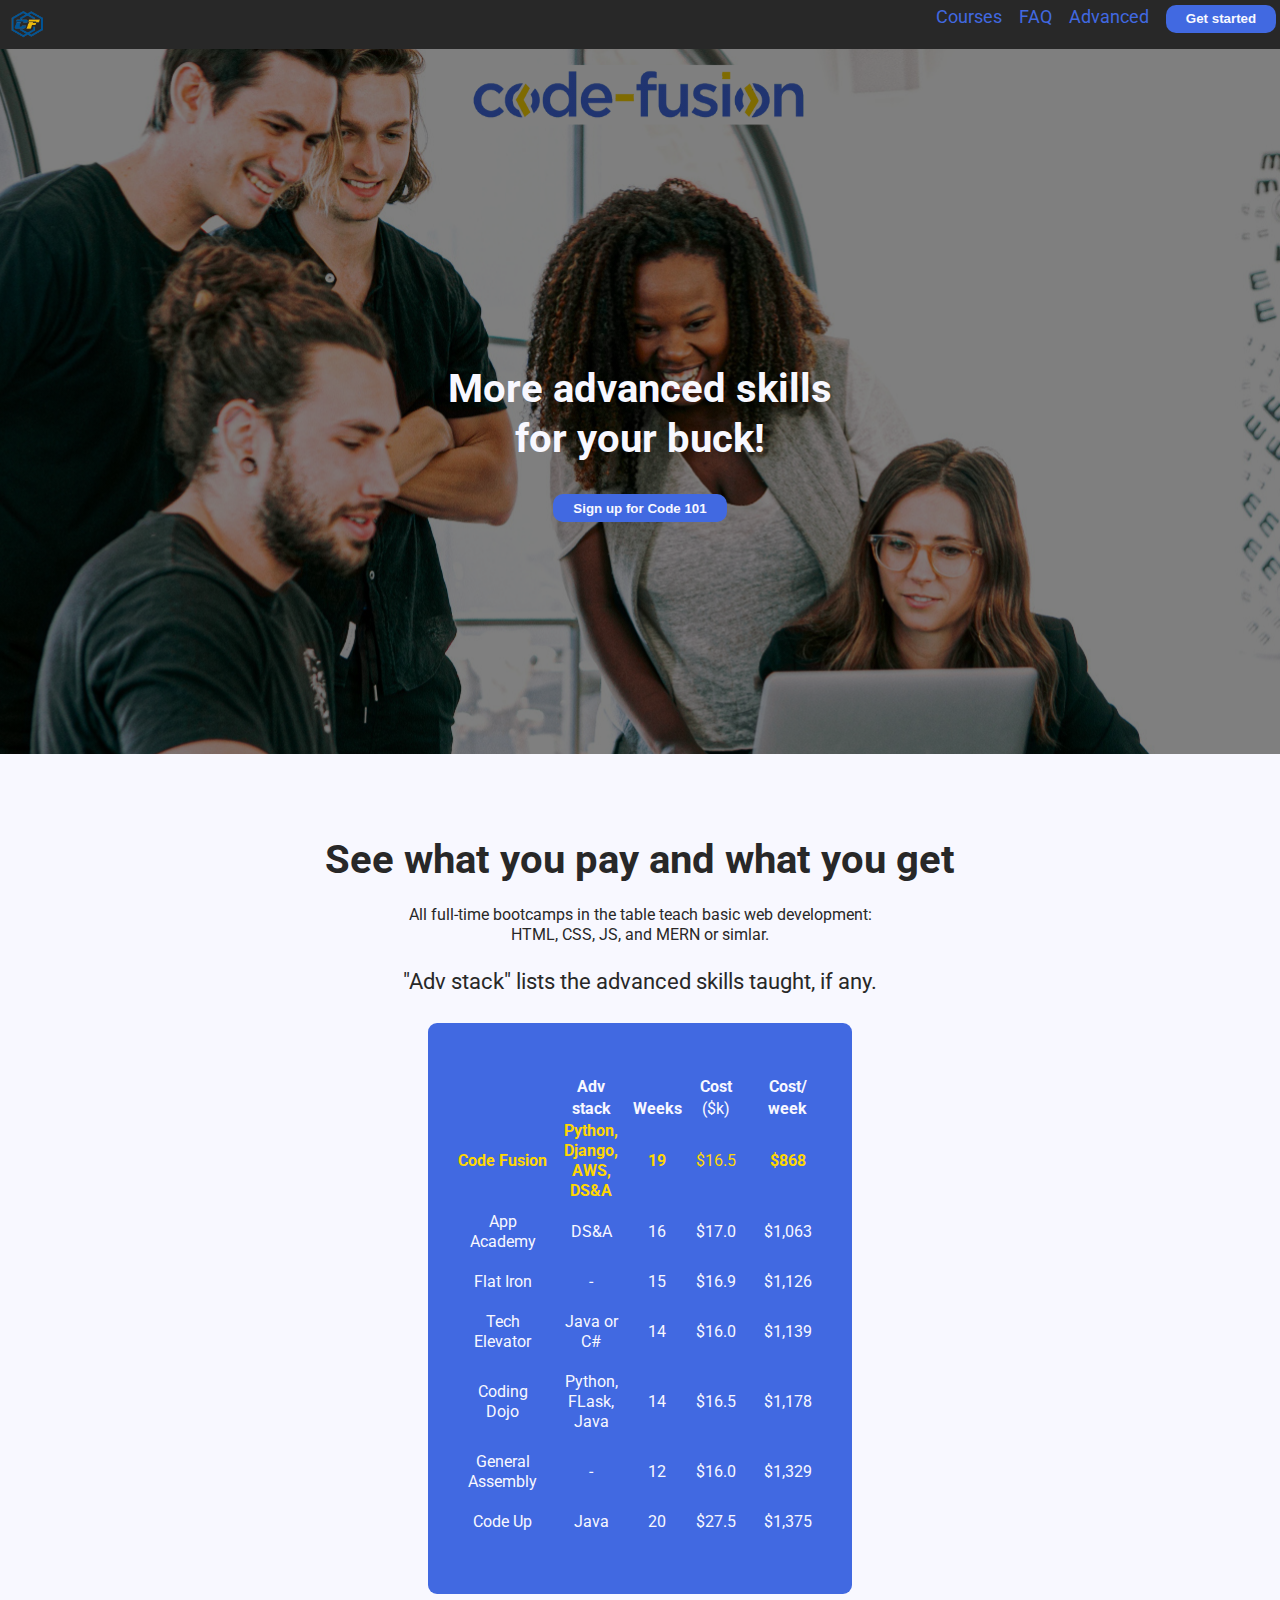
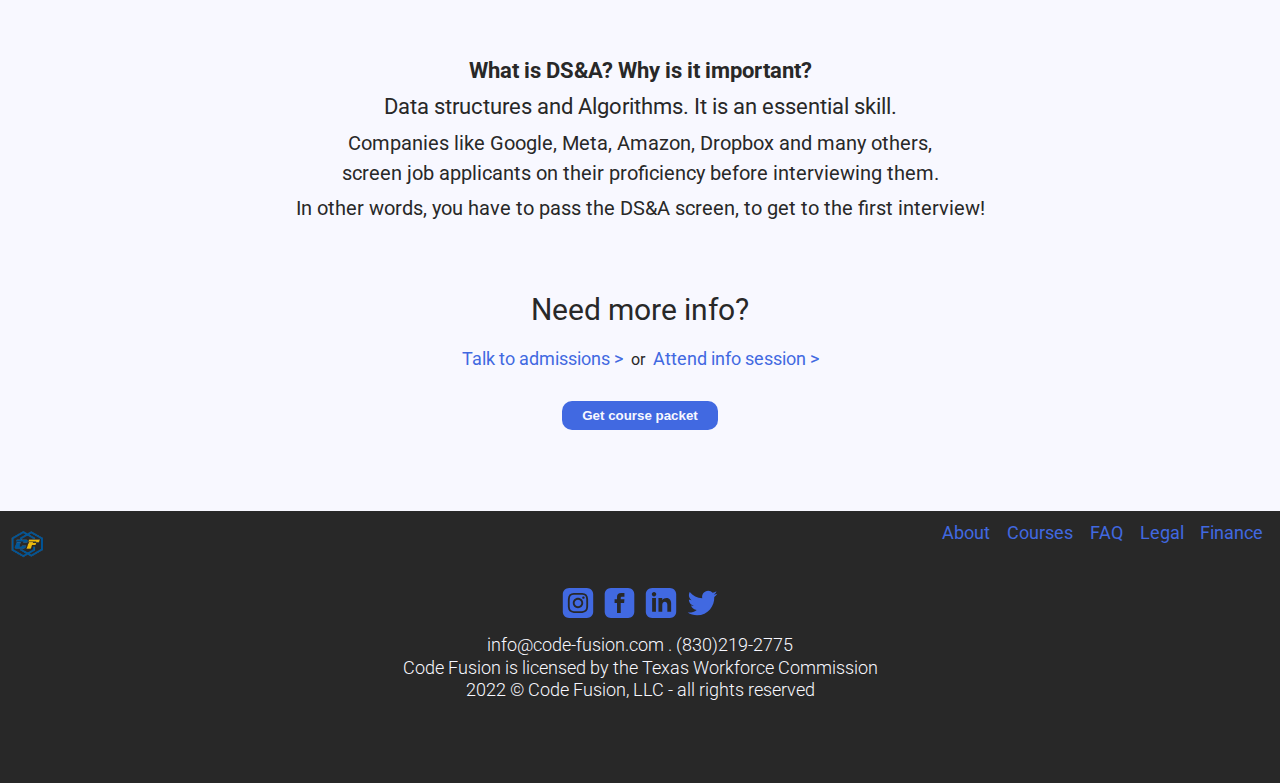
<file: benchmark.html>
<!DOCTYPE html>
<html>
<head>
  <meta charset="utf-8">
  <meta name="viewport" content="width=device-width, initial-scale=1">
  <meta name="description" content="Side-by-side comparison of Code Fusion vs other bootcamps.  Attend an info session to learn more.">
  <link href="style.css" rel="stylesheet">
  <title>Coding bootcamp benchmark</title>
  <link rel="icon" href="img/cflogo.png">
  <!-- Google tag (gtag.js) --> <script async src="https://www.googletagmanager.com/gtag/js?id=AW-10978330140"></script> <script> window.dataLayer = window.dataLayer || []; function gtag(){dataLayer.push(arguments);} gtag('js', new Date()); gtag('config', 'AW-10978330140'); </script>
</head>
<body>
  <main>
    <section class="hero">
      <script src="nav.js"></script>
      <div>
        <h1>More advanced skills<br>for your buck!</h1>
        <a href="https://www.eventbrite.com/e/code-101-explore-software-development-workshop-tickets-442368785947" target="_blank"><button>Sign up for Code 101</button></a>
      </div>
    </section>
    <section>
      <h1>See what you pay and what you get</h1>
      <h4`>All full-time bootcamps in the table teach basic web development:<br>HTML, CSS, JS, and MERN or simlar.</h4`>
      <br><br>
      <h4>"Adv stack" lists the advanced skills taught, if any.</h4>
      <br>
      <table>
        <thead>
          <tr>
            <th></th>
            <th>Adv</th>
            <th></th>
            <th>Cost</th>
            <th>Cost/</th>
          </tr>
          <tr>
            <th></th>
            <th>stack</th>
            <th>Weeks</th>
            <td>($k)</td>
            <th>week</th>
          </tr>
        </thead>
        <tbody>
          <tr id="cfrow">
            <th>Code Fusion</th>
            <th>Python, Django, AWS, DS&A</th>
            <th>19</th>
            <td>$16.5</td>
            <th>$868</th>
          </tr>
          <tr>
            <td>App Academy</td>
            <td>DS&A</td>
            <td>16</td>
            <td>$17.0</td>
            <td>$1,063</td>
          </tr>
          <tr>
            <td>Flat Iron</td>
            <td>-</td>
            <td>15</td>
            <td>$16.9</td>
            <td>$1,126</td>
          </tr>
          <tr>
            <td>Tech Elevator</td>
            <td>Java or C#</td>
            <td>14</td>
            <td>$16.0</td>
            <td>$1,139</td>
          </tr>
          <tr>
            <td>Coding Dojo</td>
            <td>Python, FLask, Java</td>
            <td>14</td>
            <td>$16.5</td>
            <td>$1,178</td>
          </tr>
          <tr>
            <td>General Assembly</td>
            <td>-</td>
            <td>12</td>
            <td>$16.0</td>
            <td>$1,329</td>
          </tr>
          <tr>
            <td>Code Up</td>
            <td>Java</td>
            <td>20</td>
            <td>$27.5</td>
            <td>$1,375</td>
          </tr>              
        </tbody>
      </table>
      <div class="widediv">
        <h3>What is DS&A? Why is it important?</h3>
        <h4>Data structures and Algorithms.  It is an essential skill.</h4>
        <h5>Companies like Google, Meta, Amazon, Dropbox and many others,<br>screen job applicants on their proficiency before interviewing them.</h5>
        <h5>In other words, you have to pass the DS&A screen, to get to the first interview!</h5>
      </div>
      <h2>Need more info?</h2>
      <a href="https://calendly.com/roger-huba/admissions">Talk to admissions &gt;</a>
      &nbsp;or&nbsp;
      <a href="./index.html#nextsteps">Attend info session &gt;</a>
      <br><br>
      <button onclick="(()=>packetmodal.style.display='block')()">Get course packet</button>
    </section>
  </main>

  <script src="footer.js"></script>

  <div class="modal" id="applymodal">
    <div class="modalcont">
      <span class="modalclose" onclick="(()=>applymodal.style.display='none')()">&times;</span>
      <div id='crmWebToEntityForm'>
      <form action='https://crm.zoho.com/crm/WebToLeadForm' name=WebToLeads5052680000001496005 method='POST' onSubmit='javascript:document.charset="UTF-8"; return checkMandatory5052680000001496005()' accept-charset='UTF-8'>
        <input style='display:none;' name='xnQsjsdp' value='f966079af9d954046b61b1e1f0c26be29a02f55790459b53b14b8b5920ff9a6d'></input> 
        <input type='hidden' name='zc_gad' id='zc_gad' value=''></input> 
        <input style='display:none;' name='xmIwtLD' value='7969c76120550ce022c1a18bf222c7baf5681e49b34463b6a8f97b2778e2415d'></input> 
        <input style='display:none;' name='actionType' value='TGVhZHM='></input>
        <input style='display:none;' name='returnURL' value='https&#x3a;&#x2f;&#x2f;www.code-fusion.com' > </input>
        <!-- Do not remove this code. -->
        <input style='display:none;' id='ldeskuid' name='ldeskuid'></input>
        <input style='display:none;' id='LDTuvid' name='LDTuvid'></input>
      
        <div>
          <h4>Get your application started</h4>
          <br>
          <!-- <label for='First_Name'>First name *</label> -->
          <input placeholder="First name *" name='First Name' title='First name' maxlength='40'></input><br>
          <!-- <label for='Last_Name'>Last name *</label> -->
          <input placeholder="Last name *" name='Last Name' title='Last name' maxlength='80'></input><br>
          <!-- <label for='Email'>Email *</label> -->
          <input type='email' placeholder="Email *" name='Email' title='email' maxlength='50'></input><br>
          <!-- <label for='Phone'>Phone *</label> -->
          <input placeholder="Phone *" name='Phone' title='Phone' maxlength='15'></input><br>
          <!-- <label for='Street'>Street</label> -->
          <input placeholder="Street" name='Street' maxlength='50'></input><br>
          <!-- <label for='City'>City</label> -->
          <input placeholder="City" name='City' maxlength='20'></input><br>
          <!-- <label for='State'>State</label> -->
          <input placeholder="State" name='State' maxlength='30'></input><br>
          <!-- <label for='Zip_Code'>Zip Code</label> -->
          <input placeholder="Zip code" name='Zip Code' maxlength='10'></input><br>
          <input type='submit' class='formsubmit' value='Submit'>
          <input type='reset' class='reset' name='reset' value='Reset'>            
        </div>
      <script>
      function validateEmail5052680000001496005() {
        var form = document.forms['WebToLeads5052680000001496005'];
        var emailFld = form.querySelectorAll('[ftype=email]');
        var i;
        for (i = 0; i < emailFld.length; i++) {
          var emailVal = emailFld[i].value;
          if((emailVal.replace(/^\s+|\s+$/g, '')).length!=0 ) {
            var atpos=emailVal.indexOf('@');
            var dotpos=emailVal.lastIndexOf('.');
            if (atpos<1 || dotpos<atpos+2 || dotpos+2>=emailVal.length) {
              alert('Please enter a valid email address. ');
              emailFld[i].focus();
              return false;
            }
          }
        }
        return true;
      }

      function checkMandatory5052680000001496005() {
        var mndFileds = new Array('First Name','Last Name','Email','Phone');
        var fldLangVal = new Array('First\x20Name','Last\x20Name','Email','Phone');
        for(i=0;i<mndFileds.length;i++) {
          var fieldObj=document.forms['WebToLeads5052680000001496005'][mndFileds[i]];
          if(fieldObj) {
          if (((fieldObj.value).replace(/^\s+|\s+$/g, '')).length==0) {
            if(fieldObj.type =='file') { 
            alert('Please select a file to upload.'); 
            fieldObj.focus(); 
            return false;
          } 
          alert(fldLangVal[i] +' cannot be empty.'); 
                  fieldObj.focus();
                  return false;
          } else if(fieldObj.nodeName=='SELECT') {
                  if(fieldObj.options[fieldObj.selectedIndex].value=='-None-') {
            alert(fldLangVal[i] +' cannot be none.'); 
            fieldObj.focus();
            return false;
              }
          } else if(fieldObj.type =='checkbox'){
            if(fieldObj.checked == false){
            alert('Please accept  '+fldLangVal[i]);
            fieldObj.focus();
            return false;
              } 
            } 
            try {
                if(fieldObj.name == 'Last Name') {
            name = fieldObj.value;
              }
          } catch (e) {}
            }
        }
        trackVisitor5052680000001496005();
        if(!validateEmail5052680000001496005()){return false;}
        document.querySelector('.crmWebToEntityForm .formsubmit').setAttribute('disabled', true);
      }

      function tooltipShow5052680000001496005(el){
        var tooltip = el.nextElementSibling;
        var tooltipDisplay = tooltip.style.display;
        if(tooltipDisplay == 'none'){
          var allTooltip = document.getElementsByClassName('zcwf_tooltip_over');
          for(i=0; i<allTooltip.length; i++){
            allTooltip[i].style.display='none';
          }
          tooltip.style.display = 'block';
        } else {
          tooltip.style.display='none';
        }
      }
      </script>
      <!-- <script type='text/javascript' id='VisitorTracking'>var $zoho= $zoho || {};$zoho.salesiq = $zoho.salesiq || {widgetcode:'8ef416e491ebf3dbd6c1c4f1ad793516af593db3d2cdc68a1704c1bb86c08b6d1a2010ab7b6727677d37b27582c0e9c4', values:{},ready:function(){}};var d=document;s=d.createElement('script');s.type='text/javascript';s.id='zsiqscript';s.defer=true;s.src='https://salesiq.zoho.com/widget';t=d.getElementsByTagName('script')[0];t.parentNode.insertBefore(s,t);function trackVisitor5052680000001496005(){try{if($zoho){var LDTuvidObj = document.forms['WebToLeads5052680000001496005']['LDTuvid'];if(LDTuvidObj){LDTuvidObj.value = $zoho.salesiq.visitor.uniqueid();}var firstnameObj = document.forms['WebToLeads5052680000001496005']['First Name'];if(firstnameObj){name = firstnameObj.value +' '+name;}$zoho.salesiq.visitor.name(name);var emailObj = document.forms['WebToLeads5052680000001496005']['Email'];if(emailObj){email = emailObj.value;$zoho.salesiq.visitor.email(email);}}} catch(e){}}</script> -->
      <!-- Do not remove this --- Analytics Tracking code -->
      <script id='wf_anal' src='https://crm.zohopublic.com/crm/WebFormAnalyticsServeServlet?rid=[base64]&tw=61690b96c1d0471b638f31426f38e68aa67fb7ed6da86f32dc10ad817fe55a0a'></script>
      </form>
      </div>
    </div>
  </div>
  <script>
    let applymodal = document.getElementById("applymodal");
  </script>

  <div class="modal" id="packetmodal">
    <div class="modalcont">
      <span class="modalclose" onclick="(()=>packetmodal.style.display='none')()">&times;</span>
      <!-- Note:
        - Code lines with comments Do not remove this code are required for the form to work properly, make sure that you do not remove these lines of code. 
        - The Mandatory check script can modified as to suit your business needs.-->
      <div id='crmWebToEntityForm'>
      <form action='https://crm.zoho.com/crm/WebToLeadForm' name=WebToLeads5052680000001479026 method='POST' onSubmit='javascript:document.charset="UTF-8"; return checkMandatory5052680000001479026()' accept-charset='UTF-8'>
        <input style='display:none;' name='xnQsjsdp' value='f966079af9d954046b61b1e1f0c26be29a02f55790459b53b14b8b5920ff9a6d'></input> 
        <input type='hidden' name='zc_gad' id='zc_gad' value=''></input> 
        <input style='display:none;' name='xmIwtLD' value='7969c76120550ce022c1a18bf222c7ba344a815ad5c2d3bf4cfcd57230ab2ae9'></input> 
        <input style='display:none;' name='actionType' value='TGVhZHM='></input>
        <input style='display:none;' name='returnURL' value='https&#x3a;&#x2f;&#x2f;www.code-fusion.com' > </input>
        <!-- Do not remove this code. -->

        <div>
          <h4>Send me the course packet</h4>
          <br>
          <label for='First_Name'>First name *</label><br>
          <input name='First Name' maxlength='40'></input><br>
          <label for='Last_Name'>Last name *</label><br>
          <input name='Last Name' maxlength='50'></input><br>
          <label for='Email'>Email *</label><br>
          <input type='email' name='Email' maxlength='80'></input>
          <br>
          <input type='submit' class='formsubmit' value='Submit'>
          <input type='reset' class="reset" name='reset' value='Reset'>
        </div>

      <script>
        function validateEmail5052680000001479026() {
          var form = document.forms['WebToLeads5052680000001479026'];
          var emailFld = form.querySelectorAll('[ftype=email]');
          var i;
          for (i = 0; i < emailFld.length; i++) {
            var emailVal = emailFld[i].value;
            if((emailVal.replace(/^\s+|\s+$/g, '')).length!=0 ) {
              var atpos=emailVal.indexOf('@');
              var dotpos=emailVal.lastIndexOf('.');
              if (atpos<1 || dotpos<atpos+2 || dotpos+2>=emailVal.length) {
                alert('Please enter a valid email address. ');
                emailFld[i].focus();
                return false;
              }
            }
          }
          return true;
        }
      
        function checkMandatory5052680000001479026() {
          var mndFileds = new Array('First Name','Last Name','Email');
          var fldLangVal = new Array('First\x20Name','Last\x20Name','Email');
          for(i=0;i<mndFileds.length;i++) {
            var fieldObj=document.forms['WebToLeads5052680000001479026'][mndFileds[i]];
            if(fieldObj) {
            if (((fieldObj.value).replace(/^\s+|\s+$/g, '')).length==0) {
              if(fieldObj.type =='file') { 
                alert('Please select a file to upload.'); 
                fieldObj.focus(); 
                return false;
              } 
            alert(fldLangVal[i] +' cannot be empty.'); 
                      fieldObj.focus();
                      return false;
            }  else if(fieldObj.nodeName=='SELECT') {
                      if(fieldObj.options[fieldObj.selectedIndex].value=='-None-') {
              alert(fldLangVal[i] +' cannot be none.'); 
              fieldObj.focus();
              return false;
                }
            } else if(fieldObj.type =='checkbox'){
                if(fieldObj.checked == false){
              alert('Please accept  '+fldLangVal[i]);
              fieldObj.focus();
              return false;
                } 
              } 
              try {
                  if(fieldObj.name == 'Last Name') {
              name = fieldObj.value;
                    }
            } catch (e) {}
              }
          }
          if(!validateEmail5052680000001479026()) {return false;}
          document.querySelector('.formsubmit').setAttribute('disabled', true);
        }
      
        function tooltipShow5052680000001479026(el){
          var tooltip = el.nextElementSibling;
          var tooltipDisplay = tooltip.style.display;
          if(tooltipDisplay == 'none'){
            var allTooltip = document.getElementsByClassName('zcwf_tooltip_over');
            for(i=0; i<allTooltip.length; i++){
              allTooltip[i].style.display='none';
            }
            tooltip.style.display = 'block';
          }else{
            tooltip.style.display='none';
          }
        }
      </script>
      <!-- Do not remove this --- Analytics Tracking code starts -->
      <script id='wf_anal' src='https://crm.zohopublic.com/crm/WebFormAnalyticsServeServlet?rid=[base64]&tw=61690b96c1d0471b638f31426f38e68aa67fb7ed6da86f32dc10ad817fe55a0a'></script>
      <!-- Do not remove this --- Analytics Tracking code ends. -->
      </form>
      </div>
    </div>
  </div>
  <script>
    let packetmodal = document.getElementById("packetmodal");
  </script>

</body>
</html>
</file>
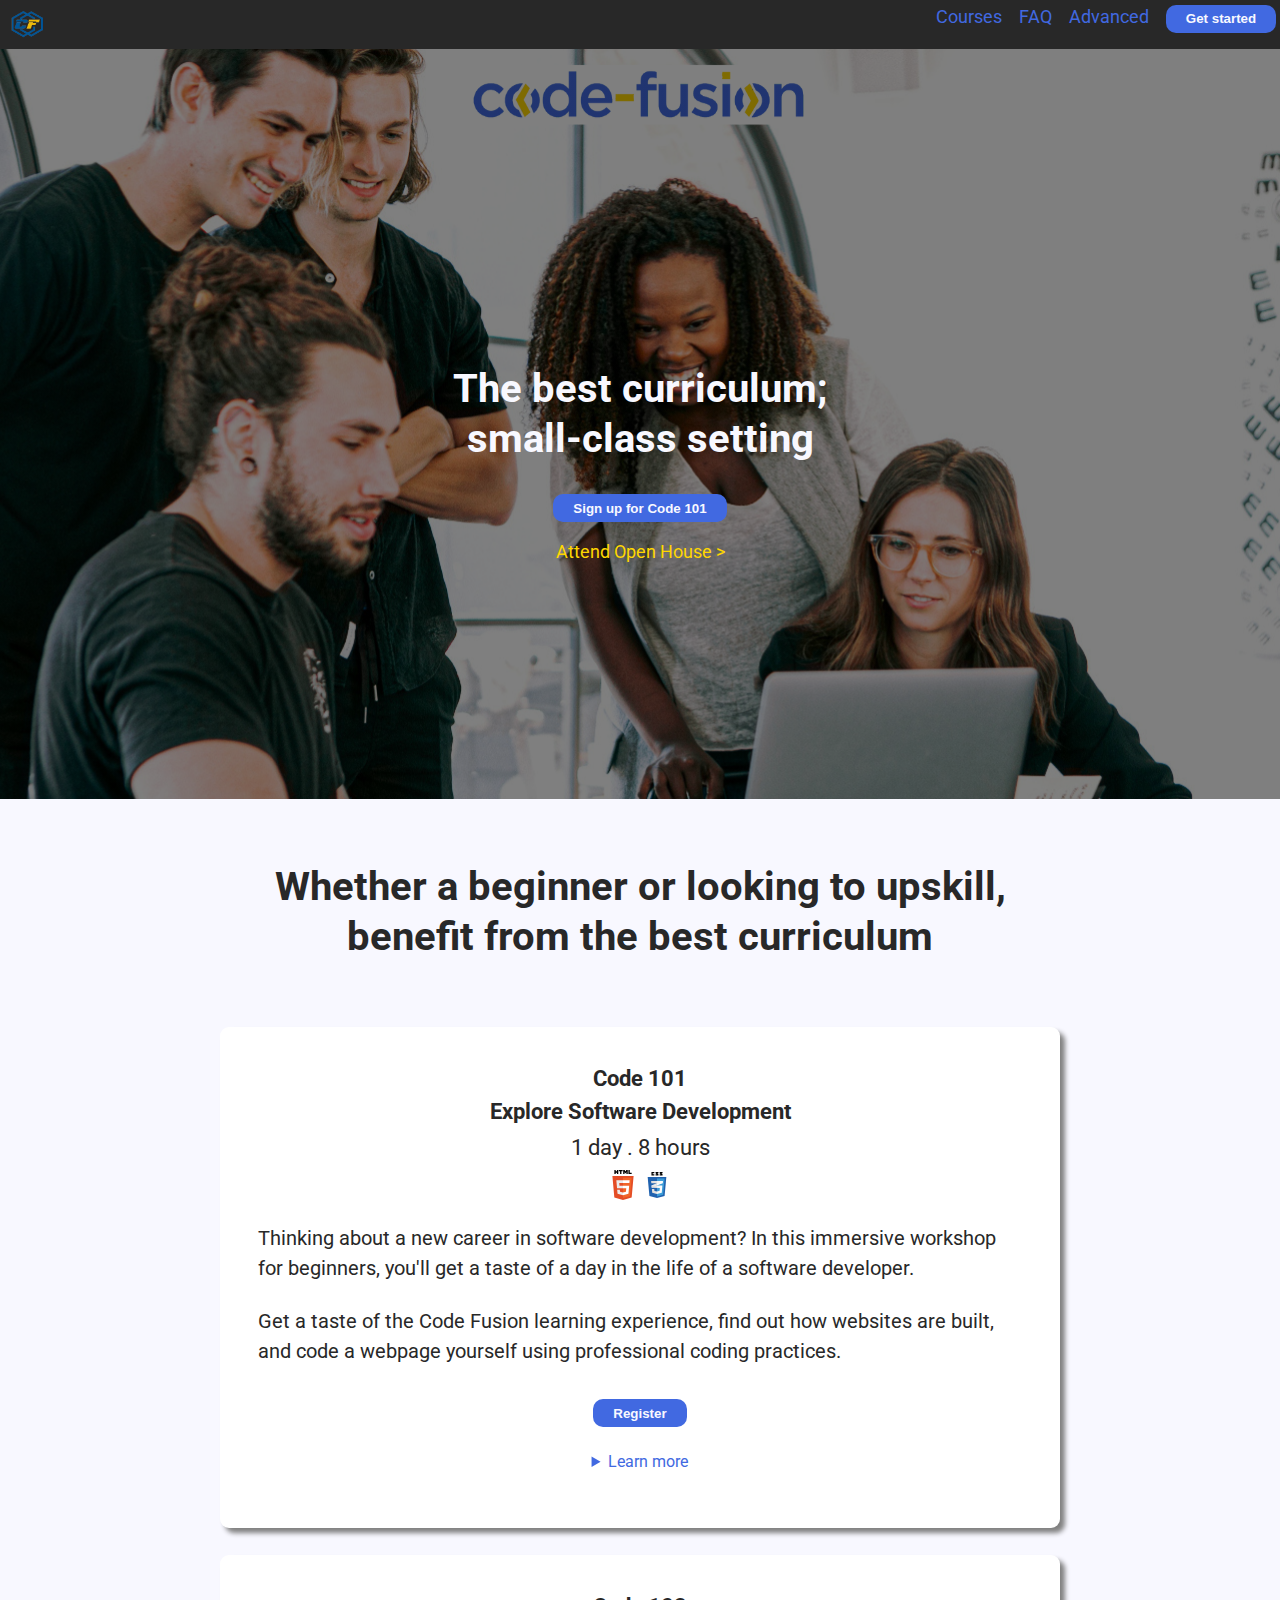
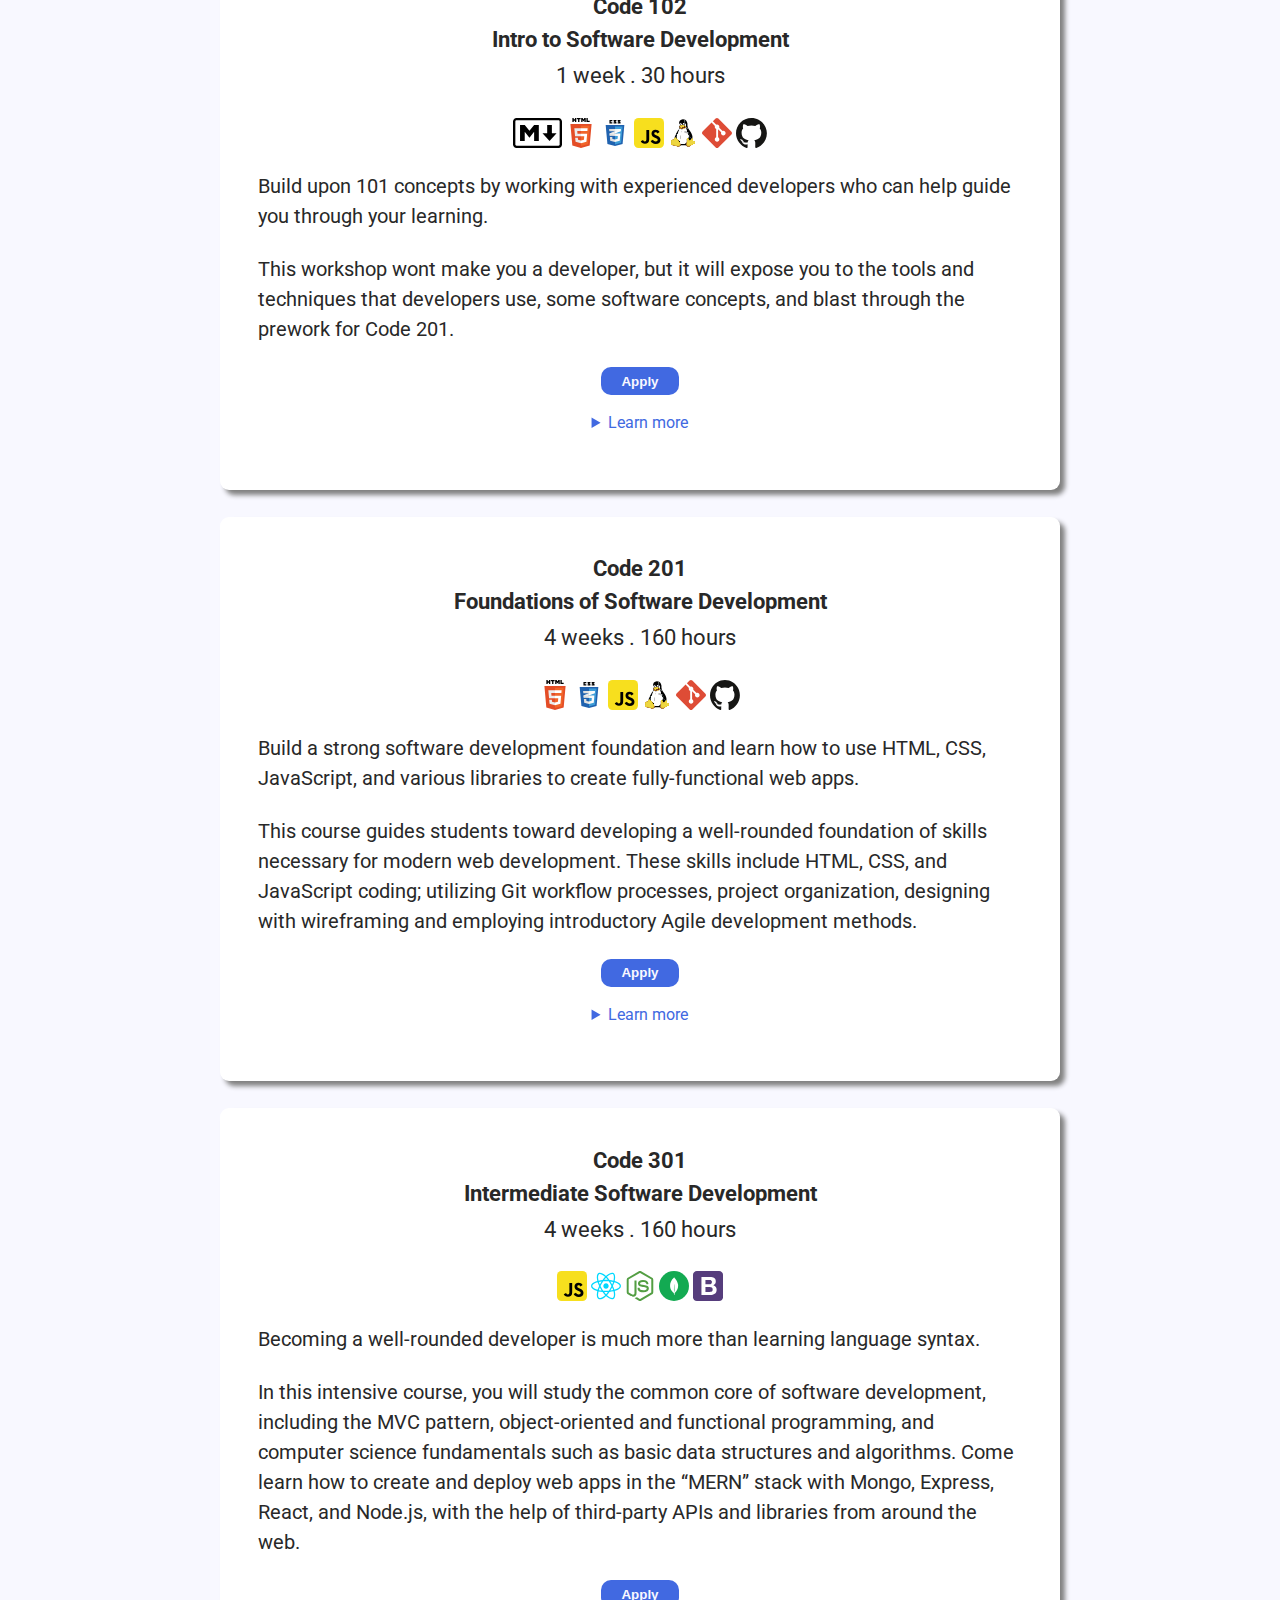
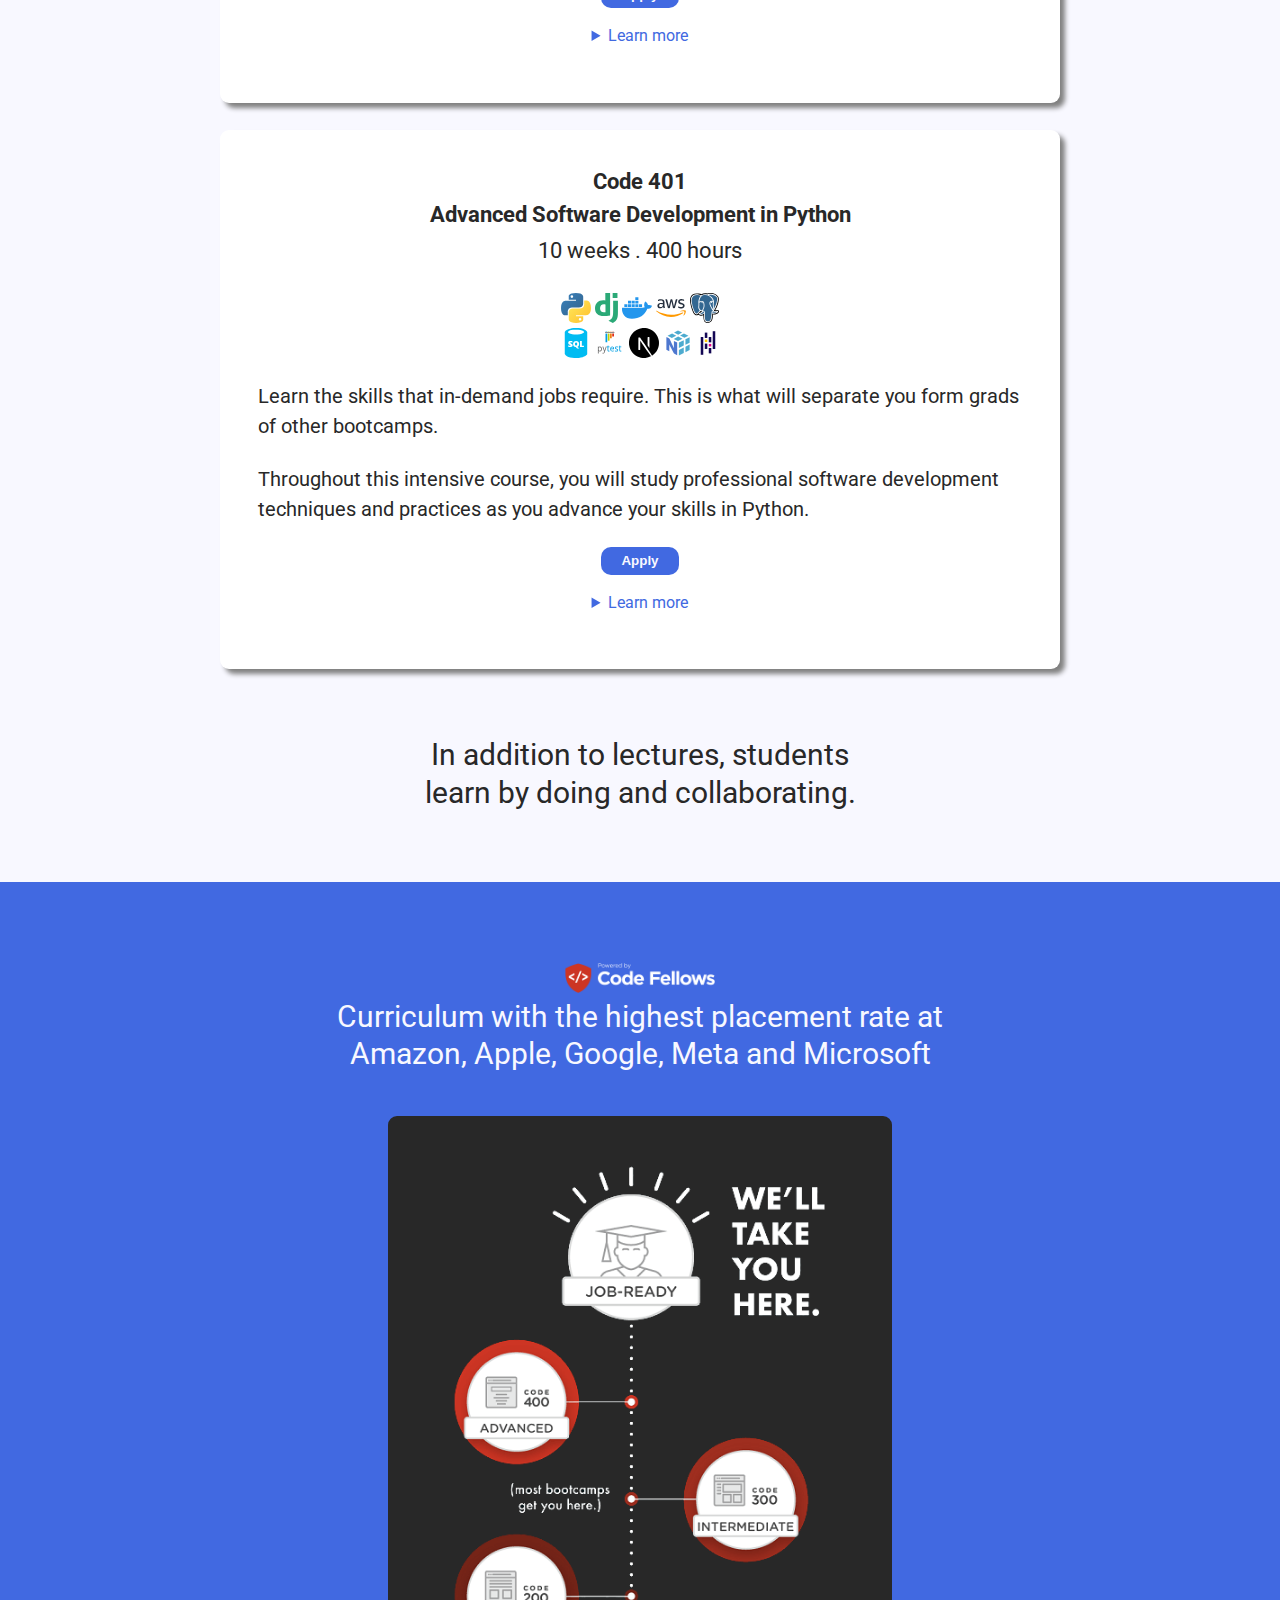
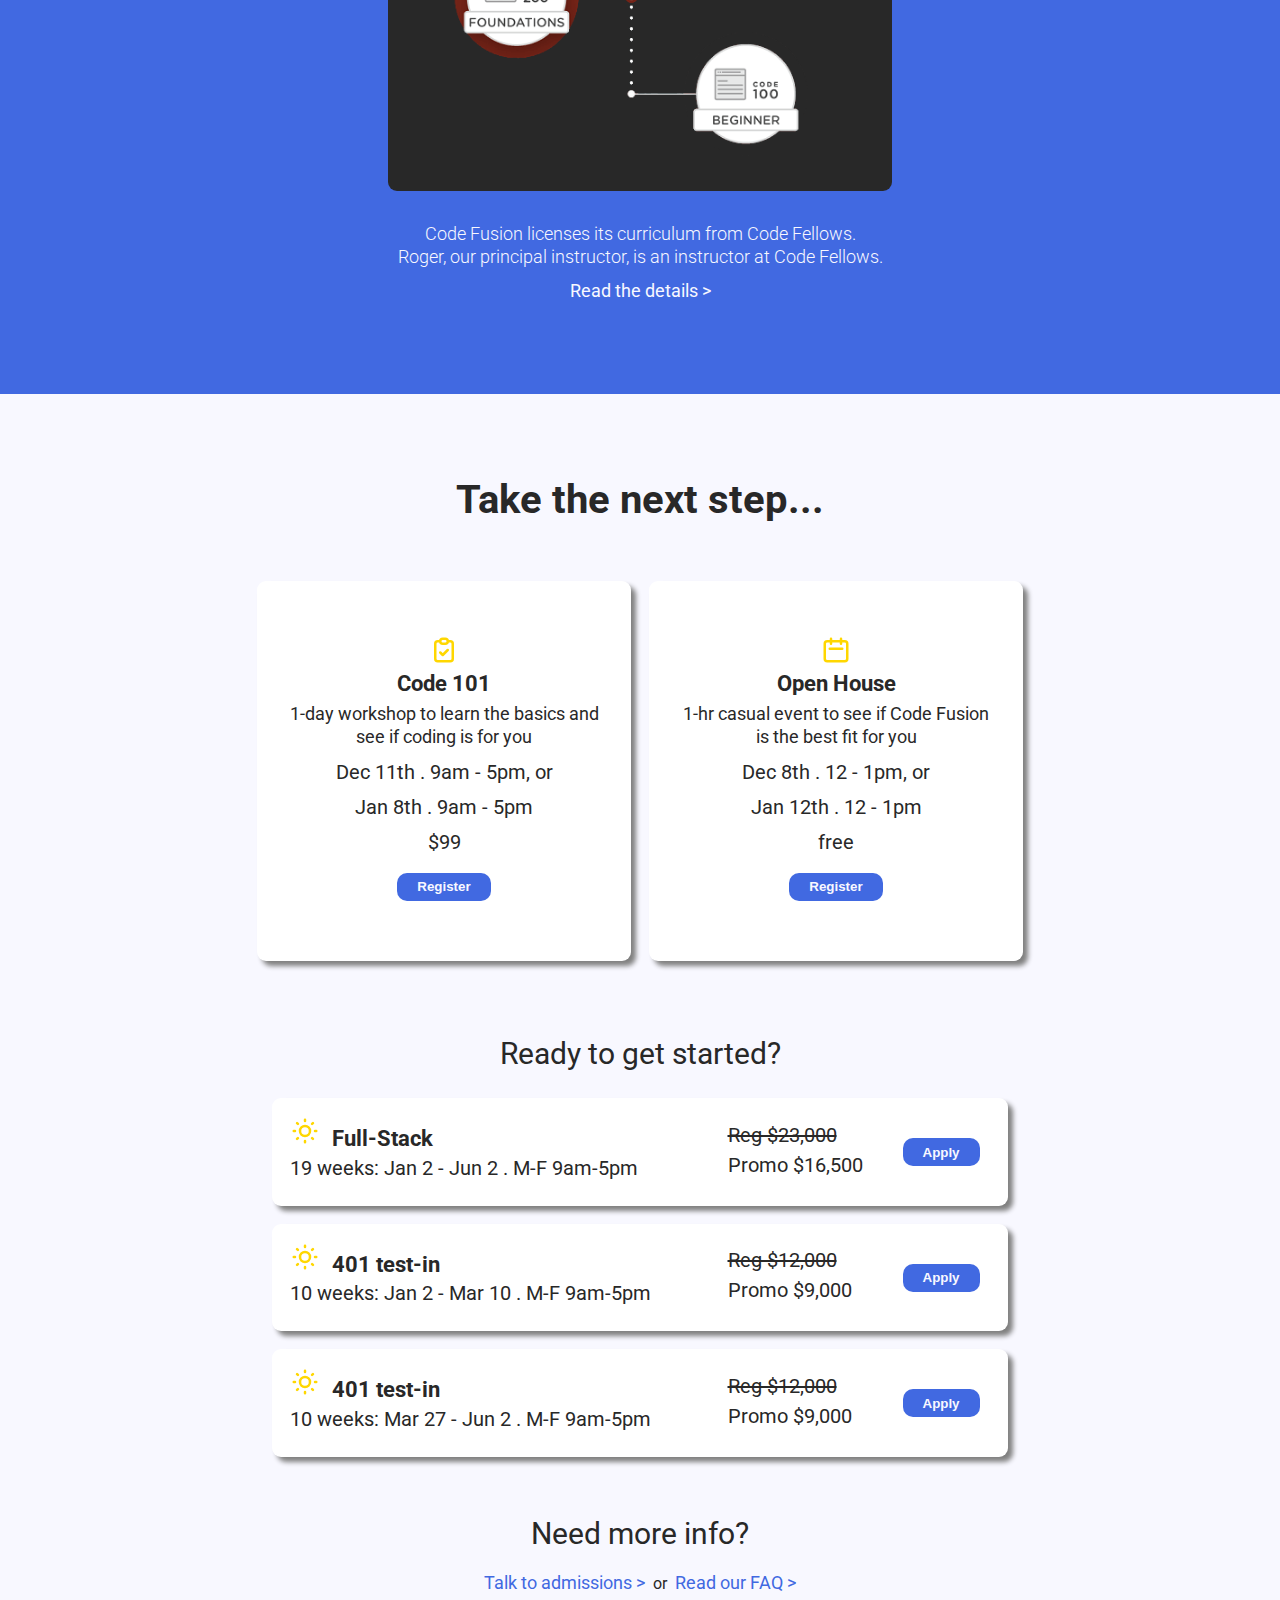
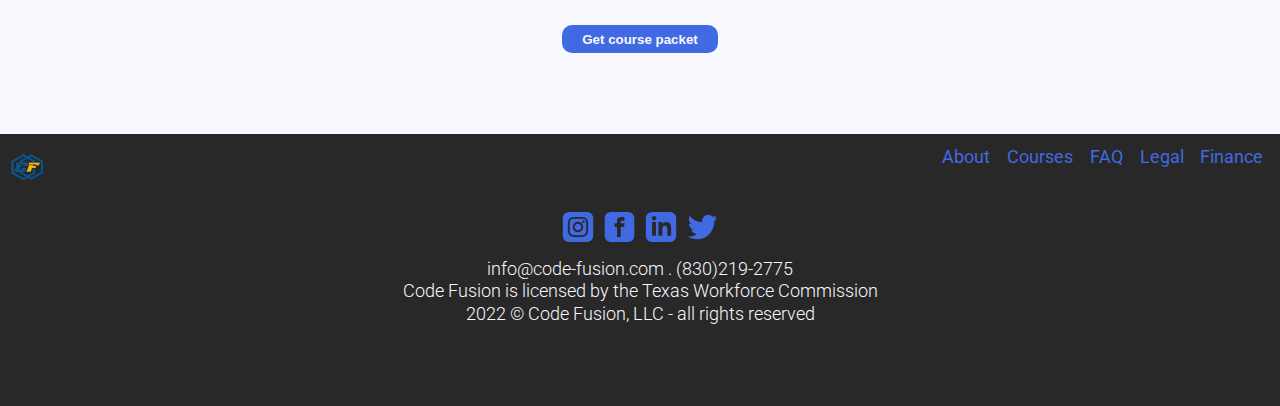
<file: courses.html>
<!DOCTYPE html>
<html>
<head>
  <meta charset="utf-8">
  <meta name="viewport" content="width=device-width, initial-scale=1">
  <meta name="description" content="Code Fusion teaches you a lot more than basic web development.  Attend an info session to see how our 20-week program takes you much farther than most bootcamps.">
  <link href="style.css" rel="stylesheet">
  <title>Best coding bootcamp curriculum | Code Fusion</title>
  <link rel="icon" href="img/cflogo.png">
  <!-- Google tag (gtag.js) --> <script async src="https://www.googletagmanager.com/gtag/js?id=AW-10978330140"></script> <script> window.dataLayer = window.dataLayer || []; function gtag(){dataLayer.push(arguments);} gtag('js', new Date()); gtag('config', 'AW-10978330140'); </script>
</head>
<body>
  <main>
    <section class="hero">
      <script src="nav.js"></script>
      <div>
        <h1>The best curriculum;<br>small-class setting</h1>
        <!-- <button onclick="(()=>packetmodal.style.display='block')()">Get course packet</button> -->
        <a href="https://www.eventbrite.com/e/code-101-explore-software-development-workshop-tickets-442368785947" target="_blank"><button>Sign up for Code 101</button></a>
        <br>
        <a href="https://www.eventbrite.com/e/open-house-code-fusion-information-and-question-and-answer-session-tickets-412913865487" target="_blank">Attend Open House &gt;</a>
      </div>
    </section>

    <section id="courses" class="widediv">
      <h1>Whether a beginner or looking to upskill,<br>benefit from the best curriculum</h1>
      <div>
        <h3>Code 101</h3>
        <h3>Explore Software Development</h3>
        <h4>1 day . 8 hours</h4>
        <img src="img/svg/html-5.svg" alt="html" title="HTML5" />
        <img src="img/svg/css-3.svg" alt="css" title="CSS" />
        <h5>Thinking about a new career in software development? In this immersive workshop for beginners, you'll get a taste of a day in the life of a software developer.</h5>
        <h5>Get a taste of the Code Fusion learning experience, find out how websites are built, and code a webpage yourself using professional coding practices.</h5>
        <a href="#nextsteps"><button>Register</button></a>
        <details>
          <summary>Learn more</summary>
          <div>
            <h3>Outcomes</h3>
            <h5>At the end of this workshop, you will:</h5>
            <ul>
              <li>Understand the basics of what it means to be a professional software developer.</li>
              <li>Understand how HTML and CSS work together to create the modern web.</li>
              <li>Create a complete website.</li>
              <li>Know how to deploy your website and be able to share your accomplishments with friends and family.</li>
              <li>Be able to tell whether a career in coding and the Code Fusion program is right for you.</li>
            </ul>
            <h3>Topics</h3>
            <h5>The modern web</h5>
            <ul><li>How the pieces work together</li></ul>
            <h5>HTML</h5>
            <ul>
              <li>Structuring your information</li>
              <li>Connecting web pages</li>
              <li>Sharing your web site</li>
            </ul>
            <h5>CSS</h5>
            <ul>
              <li>Integrating style sheets</li>
              <li>Modifying CSS styles</li>
            </ul>
            <h5>The Tech Industry</h5>
            <ul>
              <li>A typical day for a software developer</li>
                <li>Common job titles</li>
                <li>The path to becoming a web or mobile developer</li>
            </ul>
            <h3>Material Requirements</h3>
            <h5>You are required to supply your own laptop.</h5>
            <a href="#nextsteps"><button>Register</button></a>
          </div>
        </details>
      </div>
      <div>
        <h3>Code 102</h3>
        <h3>Intro to Software Development</h3>
        <h4>1 week . 30 hours</h4>
        <br>
        <img src="img/svg/markdown.svg" alt="Markdown" title="Markdown" />
        <img src="img/svg/html-5.svg" alt="html" title="HTML5" />
        <img src="img/svg/css-3.svg" alt="css" title="CSS" />
        <img src="img/svg/js-c.svg" alt="js" title="JavaScript" />
        <img src="img/svg/linux.svg" alt="bash" title="Bash" />
        <img src="img/svg/git.svg" alt="git" title="Git" />
        <img src="img/svg/github.svg" alt="github" title="GitHub" />
        <h5>Build upon 101 concepts by working with experienced developers who can help guide you through your learning.</h5>
        <h5>This workshop wont make you a developer, but it will expose you to the tools and techniques that developers use, some software concepts, and blast through the prework for Code 201.</h5>
        <button onclick="(()=>applymodal.style.display='block')()">Apply</button>
        <details>
          <summary>Learn more</summary>
          <div>
            <h3>Outcomes</h3>
            <h5>By the end of this workshop, you will:</h5>
            <ul>
              <li>Complete the entirety of Code 201's required prework.</li>
              <li>Configure your computer and see the workflow for serious software development, with free and open-source tools.</li>
              <li>Learn to write documentation using Markdown.</li>
              <li>Practice using a version control workflow with GitHub.</li>
              <li>Dive deeper into the proper usage of “semantic” HTML tags.</li>
              <li>Practice utilizing CSS to make your web pages look the way you want.</li>
              <li>Get introduced to programming concepts like: Variables, Conditionals and Loops.</li>
              <li>Learn about JavaScript.</li>
              <li>Be prepared for the challenges ahead in Code 201,</li>
              <li>Have a wider network of new and experienced developers, and prepare your resume for all the awesome new skills you are about to learn.</li>
            </ul>
            <h3>Prerequisites</h3>
            <ul>
              <li>Required: Computer updated with the latest version of OS, all security patches installed. See “Material Requirements” below.</li>
              <li>Required: Familiarity with basic algebra concepts.</li>
              <li>Required: Code 101 or equivalent exposure to basic HTML and CSS.</li>
              <li>Recommended: Be able to type at least 30 words per minute.</li>
            </ul>
            <h3>Topics</h3>
            <h5>Web Development</h5>
            <ul>
              <li>Tie together HTML, CSS, and JavaScript in an interactive web page.</li>
              <li>Use the same tools utilized by professionals across the tech industry, right on your own laptop.</li>
              <li>Learn the benefits of version control with Git and GitHub.</li>
            </ul>
            <h5>JavaScript Programming</h5>
            <ul>
              <li>Variables & storing data</li>
              <li>Conditionals</li>
              <li>Flow control with “for” and “while” loops</li>
              <li>Everything you need to know for the 201 Entrance Test!</li>
            </ul>
            <h5>Collaboration</h5>
            <ul>
              <li>Get help from an experienced instructor or teaching assistant.</li>
              <li>Open time during each class session to work on independent and paired challenges.</li>
              <li>Ask questions related to the code assignments, or programming in general.</li>
              <li>Prepare for the career change with guided coaching on how to set up your resume.</li>
            </ul>
            <h3>Material Requirements</h3>
            <h5>You are required to supply your own laptop that meets the following requirements:</h5>
            <ul>
              <li>64-bit Operating System, like macOS, Ubuntu or Windows 10 Pro.</li>
              <li>Fully up to date, with the latest version of the operating system and all security updates installed.</li>
              <li>At least 50GB of free space on the hard drive.</li>
              <li>At least 16GB of RAM. 32GB RAM strongly preferred.</li>
              <li>Free of viruses, Zoom-ready (reliable webcam and microphone), and in general working order.</li>
            </ul>
            <h3>Stacked Modules</h3>
            <h5>Concepts in each of our courses are taught using stacked modules, where a new concept is introduced in each class session, building upon what came before it. This is a challenging style that requires persistence, practice, and collaboration, but allows more concepts to be introduced over the length of the course. This method helps students learn and retain more information in a short period of time. <a href="https://www.codefellows.org/blog/how-to-accelerate-your-learning-with-stacked-modules/">Learn more about stacked modules</a></h5>
            <button onclick="(()=>applymodal.style.display='block')()">Apply</button>
          </div>
        </details>
      </div>
      <div>
        <h3>Code 201</h3>
        <h3>Foundations of Software Development</h3>
        <h4>4 weeks . 160 hours</h4>
        <br>
        <img src="img/svg/html-5.svg" alt="html" title="HTML5" />
        <img src="img/svg/css-3.svg" alt="css" title="CSS" />
        <img src="img/svg/js-c.svg" alt="js" title="JavaScript" />
        <img src="img/svg/linux.svg" alt="bash" title="Bash" />
        <img src="img/svg/git.svg" alt="git" title="Git" />
        <img src="img/svg/github.svg" alt="github" title="GitHub" />
        <h5>Build a strong software development foundation and learn how to use HTML, CSS, JavaScript, and various libraries to create fully-functional web apps.</h5>
        <h5>This course guides students toward developing a well-rounded foundation of skills necessary for modern web development. These skills include HTML, CSS, and JavaScript coding; utilizing Git workflow processes, project organization, designing with wireframing and employing introductory Agile development methods.</h5>
        <button onclick="(()=>applymodal.style.display='block')()">Apply</button>
        <details>
          <summary>Learn more</summary>
          <div>
            <h3>Outcomes</h3>
            <h5>At the end of this course, you will:</h5>
            <ul>
              <li>Define the structure of a web page utilizing the semantic hierarchical structural conventions of HTML5</li>
              <li>Apply CSS and HTML to implement page layout styles including grid, fluid, and responsive techniques; and to style content with color, typography, and images</li>
              <li>Use JavaScript to make web pages interactive, e.g. user input is stored and processed to create updated and personalized content when a user interacts with a page</li>
              <li>Write JavaScript that leverages the fundamentals of Computer Science, the Object-Oriented Programming paradigm, basic data types, data structures, and basic algorithms, so that the code is efficient, error-free, and matches commonly accepted standards and practices of syntax and style, as measured by functionality and ability to pass a code linter</li>
              <li>Use industry-standard version control tools and workflows, including Git and GitHub, to write functional, properly styled code and to work efficiently and harmoniously in professional environments</li>
              <li>Be prepared for a Code 301 course</li>
            </ul>
            <h3>Prerequisites</h3>
            <ul>
              <li>Required: Computer updated with the latest version of OS, all security patches installed. See “Material Requirements” below.</li>
              <li>Required: Familiarity with basic algebra concepts.</li>
              <li>Required: Code 102</li>
            </ul>
            <h3>Topics</h3>
            <h5>Concepts</h5>
            <ul>
              <li>HTML5 and CSS3</li>
              <li>Object-Oriented Programming</li>
              <li>Introductory Data Structures & Algorithms</li>
              <li>Document Object Model (DOM) Manipulation & Traversal</li>
              <li>Multiple Approaches to Page Layout</li>
              <li>Using GitHub Repos and Sharing Code With Project Teams</li>
            </ul>
            <h5>Languages</h5>
            <ul>
              <li>HTML</li>
              <li>CSS</li>
              <li>JavaScript</li>
            </ul>
            <h5>Environments and Tools</h5>
            <ul>
              <li>Unix and the Command Prompt</li>
              <li>Git and GitHub</li>
              <li>A Text Editor</li>
              <li>Chrome Dev Tools</li>
            </ul>
            <h3>Material Requirements</h3>
            <h5>You are required to supply your own laptop that meets the following requirements:</h5>
            <ul>
              <li>64-bit Operating System, like macOS, Ubuntu or Windows 10 Pro.</li>
              <li>Fully up to date, with the latest version of the operating system and all security updates installed.</li>
              <li>At least 50GB of free space on the hard drive.</li>
              <li>At least 16GB of RAM. 32GB RAM strongly preferred.</li>
              <li>Free of viruses, Zoom-ready (reliable webcam and microphone), and in general working order.</li>
              <li>The latest version of Google Chrome</li>
              <li>The Visual Studio Code editor</li>
              <li>A GitHub account</li>
            </ul>
            <h3>Stacked Modules</h3>
            <h5>Concepts in each of our courses are taught using stacked modules, where a new concept is introduced in each class session, building upon what came before it. This is a challenging style that requires persistence, practice, and collaboration, but allows more concepts to be introduced over the length of the course. This method helps students learn and retain more information in a short period of time. <a href="https://www.codefellows.org/blog/how-to-accelerate-your-learning-with-stacked-modules/">Learn more about stacked modules</a></h5>
            <button onclick="(()=>applymodal.style.display='block')()">Apply</button>
          </div>
        </details>
      </div>
      <div>
        <h3>Code 301</h3>
        <h3>Intermediate Software Development</h3>
        <h4>4 weeks . 160 hours</h4>
        <br>
        <img src="img/svg/js-c.svg" alt="js" title="JavaScript" />
        <img src="img/svg/react-c.svg" alt="React" title="React" />
        <img src="img/svg/nodejs-c.svg" alt="node" title="Node.js" />
        <img src="img/svg/mongodb.svg" alt="mongo" title="MongoDB" />
        <img src="img/svg/bootstrap.svg" alt="bootstrap" title="Bootstrap" />
        <h5>Becoming a well-rounded developer is much more than learning language syntax.</h5>
        <h5>In this intensive course, you will study the common core of software development, including the MVC pattern, object-oriented and functional programming, and computer science fundamentals such as basic data structures and algorithms. Come learn how to create and deploy web apps in the “MERN” stack with Mongo, Express, React, and Node.js, with the help of third-party APIs and libraries from around the web.</h5>
        <button onclick="(()=>applymodal.style.display='block')()">Apply</button>
        <details>
          <summary>Learn more</summary>
          <div>
            <h3>Outcomes</h3>
            <h5>At the end of this course, students will be able to:</h5>
            <ul>
              <li>Collaboratively design and create web applications from scratch using MVC patterns, built with professional-grade HTML, CSS, and JavaScript using the React JavaScript library</li>
              <li>Work with string, array, and object data structures and algorithms to solve code challenges with pure JavaScript programming</li>
              <li>Build dynamic front-end and back-end applications deployed to cloud platforms</li>
              <li>Explain the fundamentals of how the World Wide Web works, over the internet</li>
              <li>Use dependency management techniques to build with third-party libraries such as ExpressJS and React-Bootstrap</li>
              <li>Persist data in a NoSQL database, sourced from third-party APIs or user-generated content</li>
              <li>Authenticate users using a third-party OAuth library</li>
              <li>Follow agile software development practices during week-long sprints, including pair-programming, stand-ups, daily retrospectives, project management with Kanban boards, regular refactoring, and working in a shared codebase</li>
              <li>Enroll in Code 401 course or attain an entry-level website development job or internship by completing the course requirements</li>
            </ul>
            <h3>Prerequisites</h3>
            <ul>
              <li>Required: Code 201 or pass the 301 entry test and complete the 301 Prework</li>
            </ul>
            <h3>Topics</h3>
            <h5>Concepts</h5>
            <ul>
              <li>Web Request-Response Cycle</li>
              <li>Stateful DOM Management with React Components</li>
              <li>Express.js</li>
              <li>JSON and 3rd-party APIs</li>
              <li>Persistence with MongoDB</li>
              <li>Styling Libraries</li>
              <li>Server-Side Routing</li>
              <li>Services and RESTful APIs</li>
              <li>Functional Programming</li>
              <li>AJAX and Asynchronous Programming</li>
              <li>MVC Architecture</li>
              <li>Authentication</li>
              <li>Deployment with cloud services like Heroku</li>
            </ul>
            <h5>Daily Practice in Data Structures</h5>
            <ul>
              <li>Strings</li>
              <li>Arrays</li>
              <li>Objects</li>
              <li>Functional Programming</li>
            </ul>
            <h5>Languages</h5>
            <ul>
              <li>React</li>
              <li>CSS Frameworks</li>
              <li>Intermediate JavaScript</li>
            </ul>
            <h5>Environments and Tools</h5>
            <ul>
              <li>Unix and the Command Prompt</li>
              <li>Git and GitHub</li>
              <li>VS Code Text Editor</li>
              <li>Browser Dev Tools</li>
              <li>HTTP API Clients</li>
              <li>MongoDB NoSQL Database</li>
              <li>Auth0 Authentication</li>
              <li>Trello Project Management</li>
            </ul>
            <h3>Material Requirements</h3>
            <h5>You are required to supply your own laptop that meets the following requirements:</h5>
            <ul>
              <li>64-bit Operating System, like macOS, Ubuntu or Windows 10 Pro.</li>
              <li>Fully up to date, with the latest version of the operating system and all security updates installed.</li>
              <li>At least 50GB of free space on the hard drive.</li>
              <li>At least 16GB of RAM. 32GB RAM strongly preferred.</li>
              <li>Free of viruses, Zoom-ready (reliable webcam and microphone), and in general working order.</li>
              <li>The latest version of Google Chrome</li>
              <li>The Visual Studio Code editor</li>
              <li>A GitHub account</li>
            </ul>
            <h3>Stacked Modules</h3>
            <h5>Concepts in each of our courses are taught using stacked modules, where a new concept is introduced in each class session, building upon what came before it. This is a challenging style that requires persistence, practice, and collaboration, but allows more concepts to be introduced over the length of the course. This method helps students learn and retain more information in a short period of time. <a href="https://www.codefellows.org/blog/how-to-accelerate-your-learning-with-stacked-modules/">Learn more about stacked modules</a></h5>
            <button onclick="(()=>applymodal.style.display='block')()">Apply</button>
          </div>
        </details>
      </div>
      <div>
        <h3>Code 401</h3>
        <h3>Advanced Software Development in Python</h3>
        <h4>10 weeks . 400 hours</h4>
        <br>
        <img src="img/svg/python-5.svg" alt="Python" title="Advanced Python"/>
        <img src="img/svg/django.svg" alt="Django" title="Django"/>
        <img src="img/svg/docker-c.svg" alt="Docker" title="Docker"/>
        <img src="img/svg/aws-c.svg" alt="aws" title="AWS"/>
        <img src="img/svg/postgresql.svg" alt="PostgreSQL" title="PostgreSQL"/>
        <br>
        <img src="img/svg/sql.svg" alt="SQL" title="SQL"/>
        <img src="img/svg/pytest.svg" alt="tdd" title="TDD / Pytest"/>
        <img src="img/svg/nextjs.svg" alt="nextjs" title="Next.js"/>
        <img src="img/svg/numpy.svg" alt="Numpy" title="Numpy"/>
        <img src="img/svg/Pandas.svg" alt="Pandas" title="Pandas"/>
        <h5>Learn the skills that in-demand jobs require.  This is what will separate you form grads of other bootcamps.</h5>
        <h5>Throughout this intensive course, you will study professional software development techniques and practices as you advance your skills in Python.</h5>
        <button onclick="(()=>applymodal.style.display='block')()">Apply</button>
        <details>
          <summary>Learn more</summary>
          <div>
            <h3>Outcomes</h3>
            <h5>At the end of this course, you will be able to attain an entry-level Python web developer job by:</h5>
            <ul>
              <li>Being able to take project ideas from conception all the way through full-stack execution and deployment using common Python frameworks and deployment tools</li>
              <li>Contributing to existing and ongoing projects using professional version-controlled workflows, working in tandem with your classmates on collaborative assignments</li>
              <li>Fully understanding the interaction between the code as it is written, the data on your machine, and the result that gets served to the client/browser</li>
              <li>Writing secure web apps that can deter hackers from exploiting the most common vulnerabilities in your sites</li>
              <li>Developing a portfolio of assigned and self-directed projects, as well as building your own code libraries of algorithms and data structures commonly found in computer science and software development</li>
              <li>Regularly engaging in code review, attaining the ability to understand someone elses code, collaborating with a team of coders of varying levels of experience, and suggesting improvements to the code base in question</li>
              <li>Participating in a series of career development workshops and the web development knowledge, experience, habits, and practices learned in this course. You will create an online brand, network, and resume, and will demonstrate aptitude in personal and technical interviews of varying formats, in order to conduct a successful job search and obtain a job as a Python Web Developer</li>
            </ul>
            <h3>Prerequisites</h3>
            <ul>
              <li>Required: Code 301 or pass the 401 entry test and complete the 401 Prework</li>
            </ul>
            <h3>Topics</h3>
            <h5>Python</h5>
            <ul>
              <li>Syntax</li>
              <li>Using common patterns: OOP, Functional Data Manipulation,Open Source</li>
              <li>Data Analysis: Numpy, Pandas</li>
              <li>Machine Learning: Linear Regression, Sentiment Analysis</li>
              <li>Data Visualization: MatPlotLib, Seaborn</li>
            </ul>
            <h5>Data Structures & Algorithms</h5>
            <ul>
              <li>Linked Lists</li>
              <li>Stacks & Queues</li>
              <li>Trees</li>
              <li>Graphs</li>
              <li>Binary Search</li>
              <li>Sorting</li>
              <li>Daily Whiteboard Interview Practice</li>
            </ul>
            <h5>Frameworks & Development Patterns</h5>
            <ul>
              <li>Django</li>
              <li>Virtual Environments</li>
              <li>Deployment</li>
              <li>Docker Containers</li>
              <li>Front End: React and NextJS with a Python backend</li>
            </ul>
            <h5>Collaboration & Open Source</h5>
            <ul>
              <li>Pair Programming</li>
              <li>Group Projects</li>
              <li>GitHub: Repositories, Forking, Cloning, Pull Requests, Collaborators</li>
              <li>How to Learn from Available Resources</li>
            </ul>
            <h3>Material Requirements</h3>
            <h5>You are required to supply your own laptop that meets the following requirements:</h5>
            <ul>
              <li>64-bit Operating System, like macOS, Ubuntu or Windows 10 Pro.</li>
              <li>Fully up to date, with the latest version of the operating system and all security updates installed.</li>
              <li>At least 50GB of free space on the hard drive.</li>
              <li>At least 16GB of RAM. 32GB RAM strongly preferred.</li>
              <li>Free of viruses, Zoom-ready (reliable webcam and microphone), and in general working order.</li>
              <li>The latest version of Google Chrome</li>
              <li>The Visual Studio Code editor</li>
              <li>A GitHub account</li>
              <li>Latests version of Python 3</li>
            </ul>
            <h3>Stacked Modules</h3>
            <h5>Concepts in each of our courses are taught using stacked modules, where a new concept is introduced in each class session, building upon what came before it. This is a challenging style that requires persistence, practice, and collaboration, but allows more concepts to be introduced over the length of the course. This method helps students learn and retain more information in a short period of time. <a href="https://www.codefellows.org/blog/how-to-accelerate-your-learning-with-stacked-modules/">Learn more about stacked modules</a></h5>
            <button onclick="(()=>applymodal.style.display='block')()">Apply</button>
          </div>
        </details>
      </div>
      <br><br>
      <h2>In addition to lectures, students<br/> learn by doing and collaborating.</h2>
    </section>

    <section class="bluesection">
      <img src="img/CF200.png" alt="codefellows logo">
      <h2>Curriculum with the highest placement rate at<br>Amazon, Apple, Google, Meta and Microsoft</h2>
      <img id="coursemap" src="img/coursemap.png" alt="coursemap">
      <p>Code Fusion licenses its curriculum from Code Fellows.<br>Roger, our principal instructor, is an instructor at Code Fellows.</p>
      <a href="https://www.switchup.org/blog/coding-bootcamps-vs-college-for-prestigious-tech-jobs" target="_blank">Read the details &gt;</a>
    </section>

    <section id="nextsteps">
      <h1>Take the next step...</h1>
      <article>
        <div>
          <svg xmlns="http://www.w3.org/2000/svg" class="h-6 w-6" fill="none" viewBox="0 0 24 24" stroke="gold" stroke-width="2">
            <path stroke-linecap="round" stroke-linejoin="round" d="M9 5H7a2 2 0 00-2 2v12a2 2 0 002 2h10a2 2 0 002-2V7a2 2 0 00-2-2h-2M9 5a2 2 0 002 2h2a2 2 0 002-2M9 5a2 2 0 012-2h2a2 2 0 012 2m-6 9l2 2 4-4" />
          </svg>
          <h3>Code 101</h3>
          <p>1-day workshop to learn the basics and see if coding is for you</p>
          <h5>Dec 11th . 9am - 5pm, or</h5>
          <h5>Jan 8th . 9am - 5pm</h5>
          <h5>$99</h5>
          <a href="https://www.eventbrite.com/e/code-101-explore-software-development-workshop-tickets-442368785947" target="_blank"><button>Register</button></a>
        </div>
        <div>
          <svg xmlns="http://www.w3.org/2000/svg" class="h-6 w-6" fill="none" viewBox="0 0 24 24" stroke="gold" stroke-width="2">
            <path stroke-linecap="round" stroke-linejoin="round" d="M8 7V3m8 4V3m-9 8h10M5 21h14a2 2 0 002-2V7a2 2 0 00-2-2H5a2 2 0 00-2 2v12a2 2 0 002 2z" />
          </svg>
          <h3>Open House</h3>
          <p>1-hr casual event to see if Code Fusion is the best fit for you</p>
          <h5>Dec 8th . 12 - 1pm, or</h5>
          <h5>Jan 12th . 12 - 1pm</h5>
          <h5>free</h5>
          <a href="https://www.eventbrite.com/e/open-house-code-fusion-information-and-question-and-answer-session-tickets-412913865487" target="_blank"><button>Register</button></a>
        </div>
      </article>
      <br>
      <h2>Ready to get started?</h2>
      <div class="apply">
        <div>
          <svg xmlns="http://www.w3.org/2000/svg" class="h-6 w-6" fill="none" viewBox="0 0 24 24" stroke="gold" stroke-width="2">
            <path stroke-linecap="round" stroke-linejoin="round" d="M12 3v1m0 16v1m9-9h-1M4 12H3m15.364 6.364l-.707-.707M6.343 6.343l-.707-.707m12.728 0l-.707.707M6.343 17.657l-.707.707M16 12a4 4 0 11-8 0 4 4 0 018 0z" />
          </svg>
          &nbsp;
          <h3>Full-Stack</h3>
          <h5>19 weeks: Jan 2 - Jun 2 . M-F 9am-5pm</h5>
        </div>
        <div>
          <h6>Reg $23,000</h6>
          <h5>Promo $16,500</h5>
        </div>
        <div>
          <button onclick="(()=>applymodal.style.display='block')()">Apply</button>
        </div>
      </div>
      <div class="apply">
        <div>
          <svg xmlns="http://www.w3.org/2000/svg" class="h-6 w-6" fill="none" viewBox="0 0 24 24" stroke="gold" stroke-width="2">
            <path stroke-linecap="round" stroke-linejoin="round" d="M12 3v1m0 16v1m9-9h-1M4 12H3m15.364 6.364l-.707-.707M6.343 6.343l-.707-.707m12.728 0l-.707.707M6.343 17.657l-.707.707M16 12a4 4 0 11-8 0 4 4 0 018 0z" />
          </svg>
          &nbsp;
          <h3>401 test-in</h3>
          <h5>10 weeks: Jan 2 - Mar 10 . M-F 9am-5pm</h5>  
        </div>
        <div>
          <h6>Reg $12,000</h6>
          <h5>Promo $9,000</h5>  
        </div>
        <div>
          <button onclick="(()=>applymodal.style.display='block')()">Apply</button>
        </div>
      </div>            
      <div class="apply">
        <div>
          <svg xmlns="http://www.w3.org/2000/svg" class="h-6 w-6" fill="none" viewBox="0 0 24 24" stroke="gold" stroke-width="2">
            <path stroke-linecap="round" stroke-linejoin="round" d="M12 3v1m0 16v1m9-9h-1M4 12H3m15.364 6.364l-.707-.707M6.343 6.343l-.707-.707m12.728 0l-.707.707M6.343 17.657l-.707.707M16 12a4 4 0 11-8 0 4 4 0 018 0z" />
          </svg>
          &nbsp;
          <h3>401 test-in</h3>
          <h5>10 weeks: Mar 27 - Jun 2 . M-F 9am-5pm</h5>  
        </div>
        <div>
          <h6>Reg $12,000</h6>
          <h5>Promo $9,000</h5>  
        </div>
        <div>
          <button onclick="(()=>applymodal.style.display='block')()">Apply</button>
        </div>
      </div>            
      <br><br>
      <h2>Need more info?</h2>
      <a href="https://calendly.com/roger-huba/admissions">Talk to admissions &gt;</a>
      &nbsp;or&nbsp;
      <a href="./faq.html">Read our FAQ &gt;</a>
      <br><br>
      <button onclick="(()=>packetmodal.style.display='block')()">Get course packet</button>
    </section>
  </main>

  <script src="footer.js"></script>

  <div class="modal" id="applymodal">
    <div class="modalcont">
      <span class="modalclose" onclick="(()=>applymodal.style.display='none')()">&times;</span>
      <div id='crmWebToEntityForm'>
      <form action='https://crm.zoho.com/crm/WebToLeadForm' name=WebToLeads5052680000001496005 method='POST' onSubmit='javascript:document.charset="UTF-8"; return checkMandatory5052680000001496005()' accept-charset='UTF-8'>
        <input style='display:none;' name='xnQsjsdp' value='f966079af9d954046b61b1e1f0c26be29a02f55790459b53b14b8b5920ff9a6d'></input> 
        <input type='hidden' name='zc_gad' id='zc_gad' value=''></input> 
        <input style='display:none;' name='xmIwtLD' value='7969c76120550ce022c1a18bf222c7baf5681e49b34463b6a8f97b2778e2415d'></input> 
        <input style='display:none;' name='actionType' value='TGVhZHM='></input>
        <input style='display:none;' name='returnURL' value='https&#x3a;&#x2f;&#x2f;www.code-fusion.com' > </input>
        <!-- Do not remove this code. -->
        <input style='display:none;' id='ldeskuid' name='ldeskuid'></input>
        <input style='display:none;' id='LDTuvid' name='LDTuvid'></input>
      
        <div>
          <h4>Get your application started</h4>
          <br>
          <!-- <label for='First_Name'>First name *</label> -->
          <input placeholder="First name *" name='First Name' title='First name' maxlength='40'></input><br>
          <!-- <label for='Last_Name'>Last name *</label> -->
          <input placeholder="Last name *" name='Last Name' title='Last name' maxlength='80'></input><br>
          <!-- <label for='Email'>Email *</label> -->
          <input type='email' placeholder="Email *" name='Email' title='email' maxlength='50'></input><br>
          <!-- <label for='Phone'>Phone *</label> -->
          <input placeholder="Phone *" name='Phone' title='Phone' maxlength='15'></input><br>
          <!-- <label for='Street'>Street</label> -->
          <input placeholder="Street" name='Street' maxlength='50'></input><br>
          <!-- <label for='City'>City</label> -->
          <input placeholder="City" name='City' maxlength='20'></input><br>
          <!-- <label for='State'>State</label> -->
          <input placeholder="State" name='State' maxlength='30'></input><br>
          <!-- <label for='Zip_Code'>Zip Code</label> -->
          <input placeholder="Zip code" name='Zip Code' maxlength='10'></input><br>
          <input type='submit' class='formsubmit' value='Submit'>
          <input type='reset' class='reset' name='reset' value='Reset'>            
        </div>
      <script>
      function validateEmail5052680000001496005() {
        var form = document.forms['WebToLeads5052680000001496005'];
        var emailFld = form.querySelectorAll('[ftype=email]');
        var i;
        for (i = 0; i < emailFld.length; i++) {
          var emailVal = emailFld[i].value;
          if((emailVal.replace(/^\s+|\s+$/g, '')).length!=0 ) {
            var atpos=emailVal.indexOf('@');
            var dotpos=emailVal.lastIndexOf('.');
            if (atpos<1 || dotpos<atpos+2 || dotpos+2>=emailVal.length) {
              alert('Please enter a valid email address. ');
              emailFld[i].focus();
              return false;
            }
          }
        }
        return true;
      }

      function checkMandatory5052680000001496005() {
        var mndFileds = new Array('First Name','Last Name','Email','Phone');
        var fldLangVal = new Array('First\x20Name','Last\x20Name','Email','Phone');
        for(i=0;i<mndFileds.length;i++) {
          var fieldObj=document.forms['WebToLeads5052680000001496005'][mndFileds[i]];
          if(fieldObj) {
          if (((fieldObj.value).replace(/^\s+|\s+$/g, '')).length==0) {
            if(fieldObj.type =='file') { 
            alert('Please select a file to upload.'); 
            fieldObj.focus(); 
            return false;
          } 
          alert(fldLangVal[i] +' cannot be empty.'); 
                  fieldObj.focus();
                  return false;
          } else if(fieldObj.nodeName=='SELECT') {
                  if(fieldObj.options[fieldObj.selectedIndex].value=='-None-') {
            alert(fldLangVal[i] +' cannot be none.'); 
            fieldObj.focus();
            return false;
              }
          } else if(fieldObj.type =='checkbox'){
            if(fieldObj.checked == false){
            alert('Please accept  '+fldLangVal[i]);
            fieldObj.focus();
            return false;
              } 
            } 
            try {
                if(fieldObj.name == 'Last Name') {
            name = fieldObj.value;
              }
          } catch (e) {}
            }
        }
        trackVisitor5052680000001496005();
        if(!validateEmail5052680000001496005()){return false;}
        document.querySelector('.crmWebToEntityForm .formsubmit').setAttribute('disabled', true);
      }

      function tooltipShow5052680000001496005(el){
        var tooltip = el.nextElementSibling;
        var tooltipDisplay = tooltip.style.display;
        if(tooltipDisplay == 'none'){
          var allTooltip = document.getElementsByClassName('zcwf_tooltip_over');
          for(i=0; i<allTooltip.length; i++){
            allTooltip[i].style.display='none';
          }
          tooltip.style.display = 'block';
        } else {
          tooltip.style.display='none';
        }
      }
      </script>
      <!-- <script type='text/javascript' id='VisitorTracking'>var $zoho= $zoho || {};$zoho.salesiq = $zoho.salesiq || {widgetcode:'8ef416e491ebf3dbd6c1c4f1ad793516af593db3d2cdc68a1704c1bb86c08b6d1a2010ab7b6727677d37b27582c0e9c4', values:{},ready:function(){}};var d=document;s=d.createElement('script');s.type='text/javascript';s.id='zsiqscript';s.defer=true;s.src='https://salesiq.zoho.com/widget';t=d.getElementsByTagName('script')[0];t.parentNode.insertBefore(s,t);function trackVisitor5052680000001496005(){try{if($zoho){var LDTuvidObj = document.forms['WebToLeads5052680000001496005']['LDTuvid'];if(LDTuvidObj){LDTuvidObj.value = $zoho.salesiq.visitor.uniqueid();}var firstnameObj = document.forms['WebToLeads5052680000001496005']['First Name'];if(firstnameObj){name = firstnameObj.value +' '+name;}$zoho.salesiq.visitor.name(name);var emailObj = document.forms['WebToLeads5052680000001496005']['Email'];if(emailObj){email = emailObj.value;$zoho.salesiq.visitor.email(email);}}} catch(e){}}</script> -->
      <!-- Do not remove this --- Analytics Tracking code -->
      <script id='wf_anal' src='https://crm.zohopublic.com/crm/WebFormAnalyticsServeServlet?rid=[base64]&tw=61690b96c1d0471b638f31426f38e68aa67fb7ed6da86f32dc10ad817fe55a0a'></script>
      </form>
      </div>
    </div>
  </div>
  <script>
    let applymodal = document.getElementById("applymodal");
  </script>

  <div class="modal" id="packetmodal">
    <div class="modalcont">
      <span class="modalclose" onclick="(()=>packetmodal.style.display='none')()">&times;</span>
      <!-- Note:
        - Code lines with comments Do not remove this code are required for the form to work properly, make sure that you do not remove these lines of code. 
        - The Mandatory check script can modified as to suit your business needs.-->
      <div id='crmWebToEntityForm'>
      <form action='https://crm.zoho.com/crm/WebToLeadForm' name=WebToLeads5052680000001479026 method='POST' onSubmit='javascript:document.charset="UTF-8"; return checkMandatory5052680000001479026()' accept-charset='UTF-8'>
        <input style='display:none;' name='xnQsjsdp' value='f966079af9d954046b61b1e1f0c26be29a02f55790459b53b14b8b5920ff9a6d'></input> 
        <input type='hidden' name='zc_gad' id='zc_gad' value=''></input> 
        <input style='display:none;' name='xmIwtLD' value='7969c76120550ce022c1a18bf222c7ba344a815ad5c2d3bf4cfcd57230ab2ae9'></input> 
        <input style='display:none;' name='actionType' value='TGVhZHM='></input>
        <input style='display:none;' name='returnURL' value='https&#x3a;&#x2f;&#x2f;www.code-fusion.com' > </input>
        <!-- Do not remove this code. -->

        <div>
          <h4>Send me the course packet</h4>
          <br>
          <label for='First_Name'>First name *</label><br>
          <input name='First Name' maxlength='40'></input><br>
          <label for='Last_Name'>Last name *</label><br>
          <input name='Last Name' maxlength='50'></input><br>
          <label for='Email'>Email *</label><br>
          <input type='email' name='Email' maxlength='80'></input>
          <br>
          <input type='submit' class='formsubmit' value='Submit'>
          <input type='reset' class="reset" name='reset' value='Reset'>
        </div>

      <script>
        function validateEmail5052680000001479026() {
          var form = document.forms['WebToLeads5052680000001479026'];
          var emailFld = form.querySelectorAll('[ftype=email]');
          var i;
          for (i = 0; i < emailFld.length; i++) {
            var emailVal = emailFld[i].value;
            if((emailVal.replace(/^\s+|\s+$/g, '')).length!=0 ) {
              var atpos=emailVal.indexOf('@');
              var dotpos=emailVal.lastIndexOf('.');
              if (atpos<1 || dotpos<atpos+2 || dotpos+2>=emailVal.length) {
                alert('Please enter a valid email address. ');
                emailFld[i].focus();
                return false;
              }
            }
          }
          return true;
        }
      
        function checkMandatory5052680000001479026() {
          var mndFileds = new Array('First Name','Last Name','Email');
          var fldLangVal = new Array('First\x20Name','Last\x20Name','Email');
          for(i=0;i<mndFileds.length;i++) {
            var fieldObj=document.forms['WebToLeads5052680000001479026'][mndFileds[i]];
            if(fieldObj) {
            if (((fieldObj.value).replace(/^\s+|\s+$/g, '')).length==0) {
              if(fieldObj.type =='file') { 
                alert('Please select a file to upload.'); 
                fieldObj.focus(); 
                return false;
              } 
            alert(fldLangVal[i] +' cannot be empty.'); 
                      fieldObj.focus();
                      return false;
            }  else if(fieldObj.nodeName=='SELECT') {
                      if(fieldObj.options[fieldObj.selectedIndex].value=='-None-') {
              alert(fldLangVal[i] +' cannot be none.'); 
              fieldObj.focus();
              return false;
                }
            } else if(fieldObj.type =='checkbox'){
                if(fieldObj.checked == false){
              alert('Please accept  '+fldLangVal[i]);
              fieldObj.focus();
              return false;
                } 
              } 
              try {
                  if(fieldObj.name == 'Last Name') {
              name = fieldObj.value;
                    }
            } catch (e) {}
              }
          }
          if(!validateEmail5052680000001479026()) {return false;}
          document.querySelector('.formsubmit').setAttribute('disabled', true);
        }
      
        function tooltipShow5052680000001479026(el){
          var tooltip = el.nextElementSibling;
          var tooltipDisplay = tooltip.style.display;
          if(tooltipDisplay == 'none'){
            var allTooltip = document.getElementsByClassName('zcwf_tooltip_over');
            for(i=0; i<allTooltip.length; i++){
              allTooltip[i].style.display='none';
            }
            tooltip.style.display = 'block';
          }else{
            tooltip.style.display='none';
          }
        }
      </script>
      <!-- Do not remove this --- Analytics Tracking code starts -->
      <script id='wf_anal' src='https://crm.zohopublic.com/crm/WebFormAnalyticsServeServlet?rid=[base64]&tw=61690b96c1d0471b638f31426f38e68aa67fb7ed6da86f32dc10ad817fe55a0a'></script>
      <!-- Do not remove this --- Analytics Tracking code ends. -->
      </form>
      </div>
    </div>
  </div>
  <script>
    let packetmodal = document.getElementById("packetmodal");
  </script>

</body>
</html>
</file>
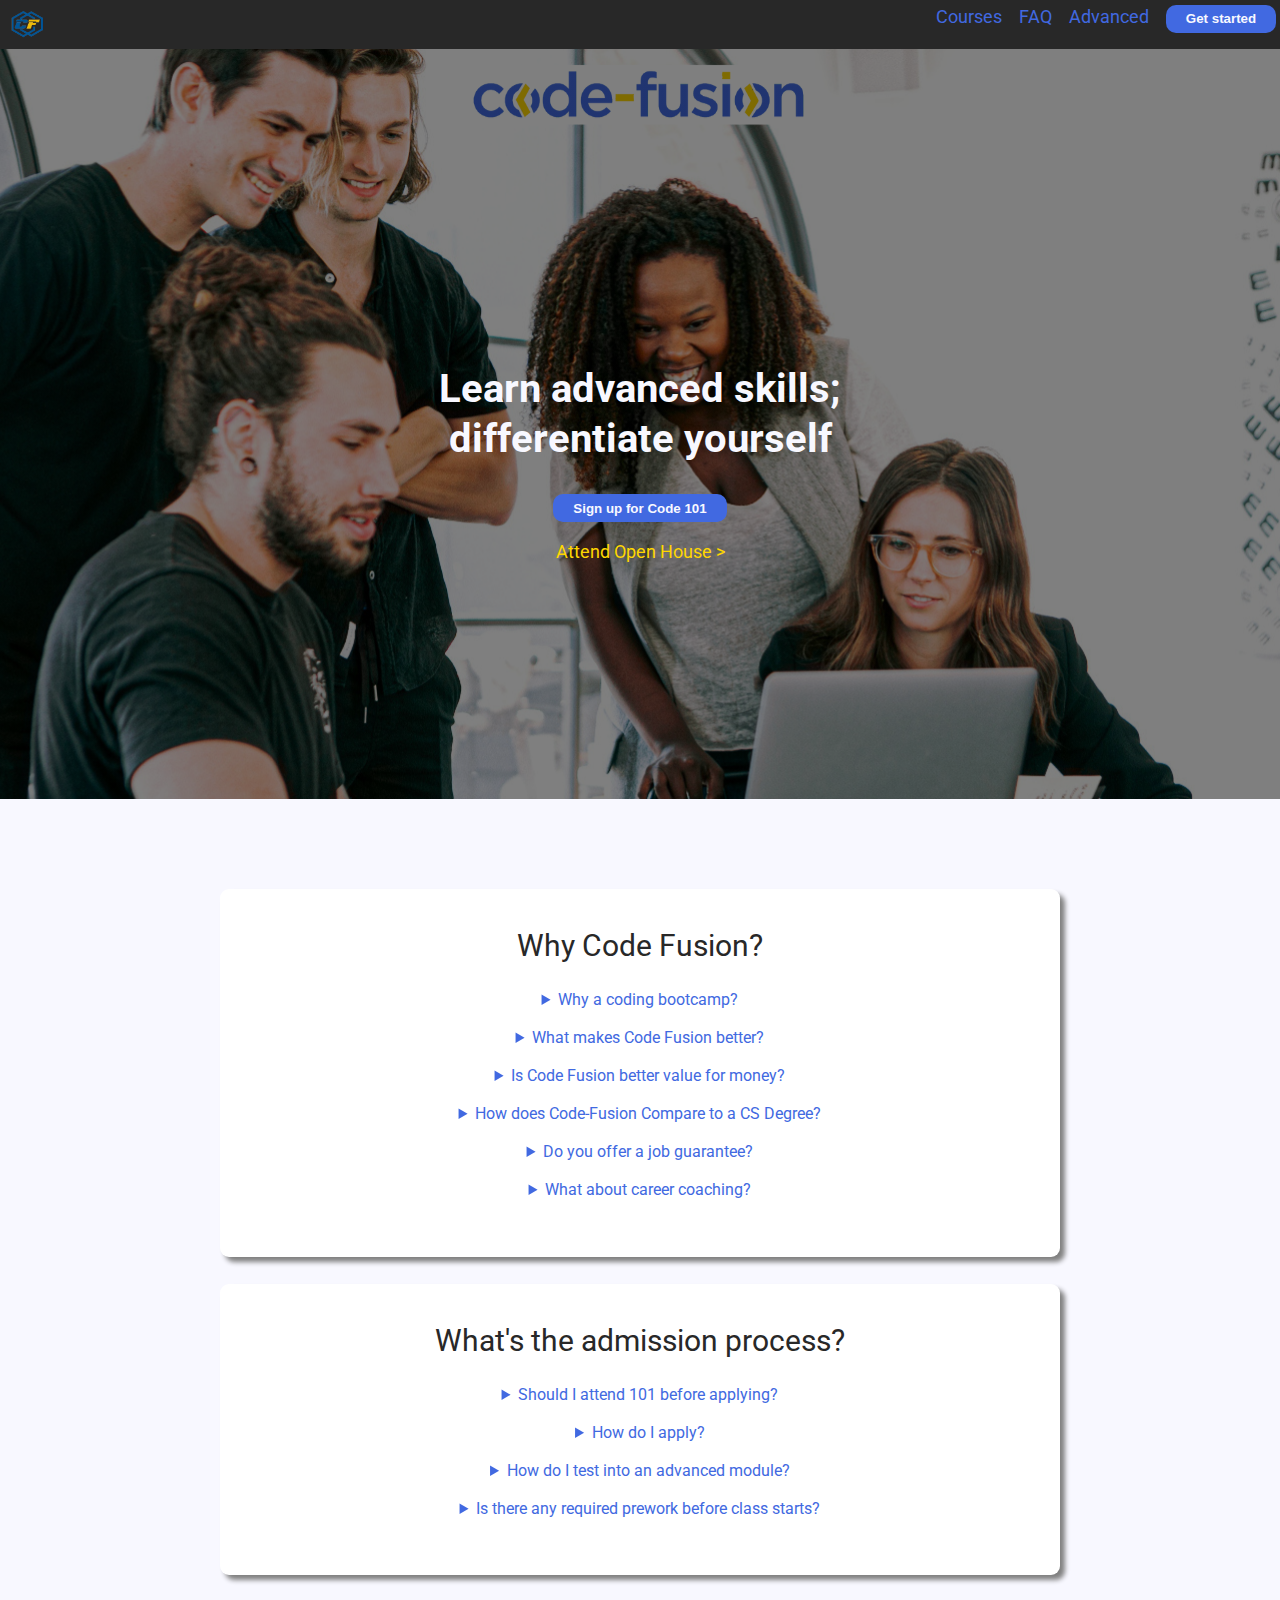
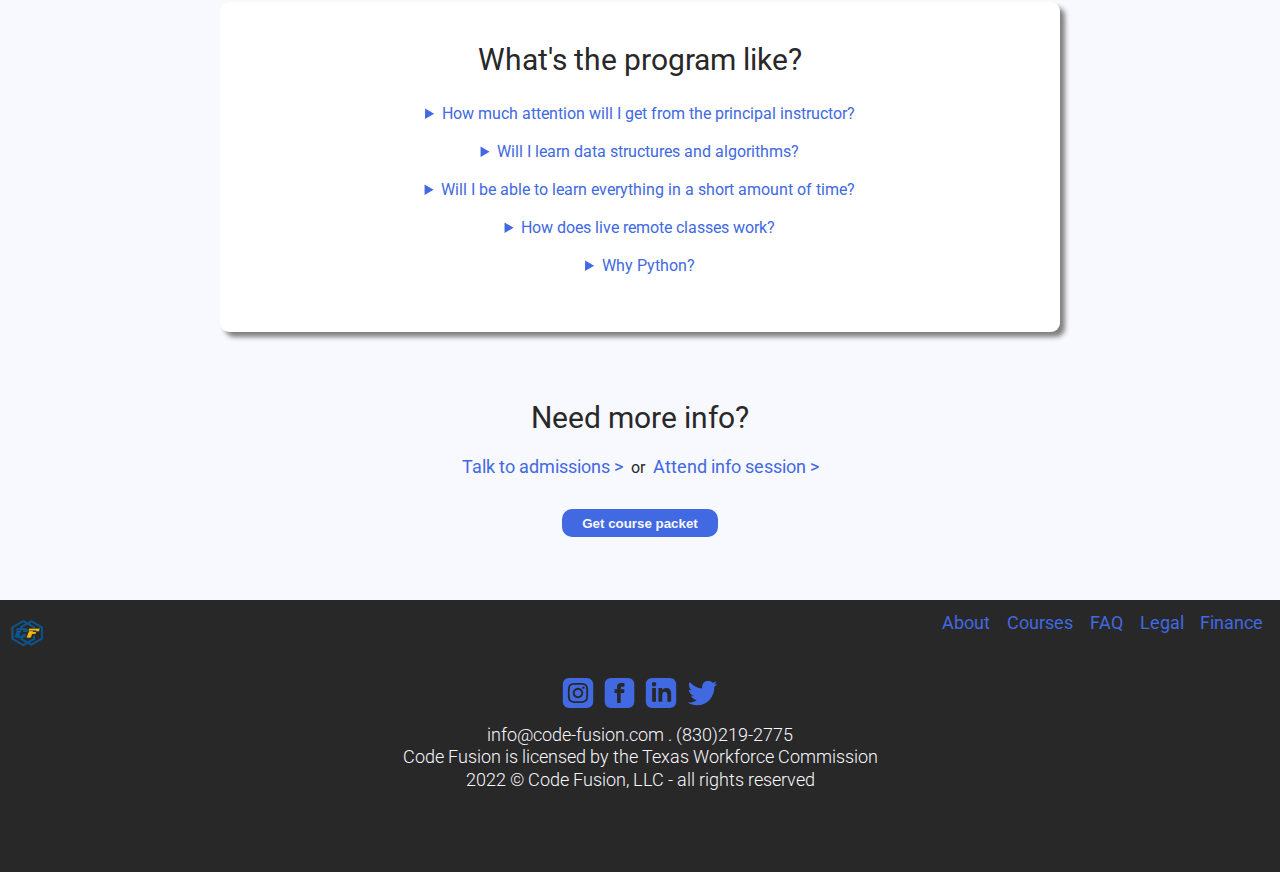
<file: faq.html>
<!DOCTYPE html>
<html>
<head>
  <meta charset="utf-8">
  <meta name="viewport" content="width=device-width, initial-scale=1">
  <meta name="description" content="In addition to teaching you the basics, Code Fusion teaches you the advanced skills that jobs require. Attend an info session to learn more.">
  <link href="style.css" rel="stylesheet">
  <title>What makes Code Fusion unique | FAQ</title>
  <link rel="icon" href="img/cflogo.png">
  <!-- Google tag (gtag.js) --> <script async src="https://www.googletagmanager.com/gtag/js?id=AW-10978330140"></script> <script> window.dataLayer = window.dataLayer || []; function gtag(){dataLayer.push(arguments);} gtag('js', new Date()); gtag('config', 'AW-10978330140'); </script>
</head>
<body>
  <main>
    <section class="hero">
      <script src="nav.js"></script>
      <div>
        <h1>Learn advanced skills;<br>differentiate yourself</h1>
        <!-- <button onclick="(()=>packetmodal.style.display='block')()">Get course packet</button> -->
        <a href="https://www.eventbrite.com/e/code-101-explore-software-development-workshop-tickets-442368785947" target="_blank"><button>Sign up for Code 101</button></a>
        <br>
        <a href="https://www.eventbrite.com/e/open-house-code-fusion-information-and-question-and-answer-session-tickets-412913865487" target="_blank">Attend Open House &gt;</a>
      </div>
    </section>
    <section class="widediv">
      <div id="faqcf">
        <h2>Why Code Fusion?</h2>
        <details>
          <summary>Why a coding bootcamp?</summary>
          <div>
            <h3>Because you get an equal or better outcome faster and cheaper</h3>
            <h5>High-quality coding bootcamps are a revolutionary and disruptive force in education:</h5>
            <ul>
              <li>In as little as 20 weeks you can be ready to get a job that is as good as those of a 4-year college program in virtually any field</li>
              <li>Our program teaches up-to-date professional skills; no time wasted on periferal information or exercises</li>
              <li>Learn by doing and collaborating, which a far more effective than lectures and reading</li>
            </ul>
          </div>
        </details>
        <details>
          <summary>What makes Code Fusion better?</summary>
          <div>
            <h3>We teach a better curriculum in a small-class setting</h3>
            <h5>There is no doubt that a small class is better for students.</h5>
            <h5>Our curriculum is better in many ways:</h5>
            <ul>
              <li>It is constantly updated to match job requirements</li>
              <li>It dedicates more than half of the total program time to advanced skills</li>
              <li>It is modular, which gives the student more flexibility to start, stop, resume, test-in, or repeat a module if necessary</li>
            </ul>
          </div>
        </details>
        <details>
          <summary>Is Code Fusion better value for money?</summary>
          <div>
            <h3>Yes.  We teach more advanced skills at a lower cost per week of instruction</h3>
            <a href="./benchmark.html">See the full benchmark table &gt;</a>
          </div>
        </details>
        <details>
          <summary>How does Code-Fusion Compare to a CS Degree?</summary>
          <div>
            <h3>As you can imagine, there are material differences; especially in time and cost</h3>
            <h5>We teach you the real-world modern skills you need to get a tech job faster, at a much lower cost. In fact some students are Computer Science graduates who want to gain the skills they need to be successful in-field. </h5>
          </div>
        </details>
        <details>
          <summary>Do you offer a job guarantee?</summary>
          <div>
            <h3>We do not. We also caution you to read the fine print on “job guarantees”.</h3>
            <h5>We understand you're taking a calculated risk with us, so we make our data transparent, and do everything we can to make sure you're ready to land your new job.</h5>
          </div>
        </details>
        <details>
          <summary>What about career coaching?</summary>
          <div>
            <h3>Our career coaching program is second to none.</h3>
            <h5>From the early stages, to graduation, and post-graduation our program is focused on your success:</h5>
            <ul>
              <li>From 201 through 401, you get over 40 hours of career related instruction and assignments</li>
              <li>Upon graduation, you Interview to qualify for the Career Accelerator Program</li>
              <li>After graduation, if needed you will benefit from the Career Accelerator Program</li>
            </ul>
          </div>
        </details>

      </div>
      <div>
        <h2>What's the admission process?</h2>
        <details>
          <summary>Should I attend 101 before applying?</summary>
          <div>
            <h3>Not necessarily; but if you are not sure coding is for you, you probably should.</h3>
            <h5>Code 101 is a great way to get the information you need to decide if a coding bootcamp if for you.</h5>
          </div>
        </details>
        <details>
          <summary>How do I apply?</summary>
          <div>
            <h3>Begin by submiting the 'get started' form.</h3>
            <h5>The application process is simple.  It aims to make sure a coding bootcamp is for you and get you signed up right away.</h5>
            <ul>
              <li>Call with Admissions</li>
              <li>Tuition and financing options</li>
              <li>Documentation</li>
              <li>Pre-work</li>
            </ul>
          </div>
        </details>
        <details>
          <summary>How do I test into an advanced module?</summary>
          <div>
            <h3>If you have a solid basis in the pre-requisites to 301 or 401, you are welcome to test in.</h3>
            <h5>The process is simple:</h5>
            <ul>
              <li>Thoroughly review the 201 and 301 curriculum</li>
              <li>Schedule a call with admissions</li>
              <li>To test into 401, you will need to pass a technical interview</li>
              <li>Provide a project similar to that of the prerequisite course's final project</li>
            </ul>
          </div>
        </details>
        <details>
          <summary>Is there any required prework before class starts?</summary>
          <div>
            <h3>201, 301 and 401 have required prework.</h3>
            <h5>Your admission contact will make the relevant link available to you.  Be prepared to dedicate 20 to 30 hours.</h5>
          </div>
        </details>

      </div>
      <div id="faqprogram">
        <h2>What's the program like?</h2>
        <details>
          <summary>How much attention will I get from the principal instructor?</summary>
          <div>
            <h3>Plenty.  A lot more than at other bootcamps.</h3>
            <h5>In all likelihood, your class size will be in the high single digits or low double digits.  Compare that to what other bootcamps disclose in their FAQ.  Here are a couple of examples from two bootcamps serving Texas:</h5>
            <ul>
              <li>Bootcamp A: "... up to 45 students"</li>
              <li>Bootcamp B: "... 20-28 students"</li>
            </ul>
          </div>
        </details>
        <details>
          <summary>Will I learn data structures and algorithms?</summary>
          <div>
            <h3>Yes. Proficiency in data structures and algorithms is one of the key outcomes of our program.</h3>
            <h5>While most bootcamps do not focus on this all-important skill, in our program you get daily practice from the 201 level on.</h5>
          </div>
        </details>
        <details>
          <summary>Will I be able to learn everything in a short amount of time?</summary>
          <div>
            <h3>All prospective students have doubts. Only about half of students who start the program graduate from 401.</h3>
            <h5>As you can imagine, the program is challenging; especially 401.  There is no easy way to go from zero to competent professional.  However, our curriculum has had successful outcomes year after year:</h5>
            <ul>
              <li>93% job placement</li>
              <li>$75k median salary</li>
              <li>18 weeks median time to hire</li>
            </ul>
          </div>
        </details>
        <details>
          <summary>How does live remote classes work?</summary>
          <div>
            <h3>Students learn from the comfort their own homes -no time wasted commuting.  All instruction is interactive lecture style, where you can participate and ask questions real-time, and have 1:1 TA support whenever you need it! .</h3>
            <h5>Code-Fusion has a strong commitment to quality. From your first interaction until your last, you will feel the support and passion of our team towards your success:</h5>
            <ul>
              <li>Attend class from anywhere</li>
              <li>Whiteboarding with interactive co-annotation</li>
              <li>Polls for tracking progress</li>
              <li>Learn from full-time expert instructors over a highly interactive real-time video feed</li>
              <li>No pre-recorded videos or boring slide decks</li>
              <li>Real-time feedback on projects and assignments</li>
              <li>Virtual breakout groups where you'll collaborate and interact with fellow students</li>
              <li>Interactive lab time hosted by instructional staff in small group settings</li>
              <li>Develop a network of like-minded individuals</li>
              <li>Daily attendance and feedback on assignments for the same accountability of in-person classes</li>
              <li>Simulated professional work environment</li>
              <li>Version control, test-driven development, and continuous integration and deployment using cloud services</li>
              <li>Hands-on, learning by doing. Lab time focuses on the skills most in-demand in the industry, the use of modern frameworks, up-to-date industry best practices, including collaborative pair-programming and team projects</li>
            </ul>
          </div>
        </details>
        <details>
          <summary>Why Python?</summary>
          <div>
            <h3>Python is one of the top 3 progaming languages in the world; and often it ranks as #1.</h3>
            <h5>It is relatively easy to learn and it has a broad and ever-growing range of applications.  It is often the standard in new and exciting technology fields, like Machine learning.  Here are just a few examples of fields with higher salaries where Python shines:</h5>
            <ul>
              <li>Data science</li>
              <li>Machin learning</li>
              <li>DevOps</li>
              <li>Quant trading</li>
            </ul>
          </div>
        </details>
      </div>
      <br><br>
      <h2>Need more info?</h2>
      <a href="https://calendly.com/roger-huba/admissions">Talk to admissions &gt;</a>
      &nbsp;or&nbsp;
      <a href="./index.html#nextsteps">Attend info session &gt;</a>
      <br><br>
      <button onclick="(()=>packetmodal.style.display='block')()">Get course packet</button>
    </section>

  </main>

  <script src="footer.js"></script>

  <div class="modal" id="applymodal">
    <div class="modalcont">
      <span class="modalclose" onclick="(()=>applymodal.style.display='none')()">&times;</span>
      <div id='crmWebToEntityForm'>
      <form action='https://crm.zoho.com/crm/WebToLeadForm' name=WebToLeads5052680000001496005 method='POST' onSubmit='javascript:document.charset="UTF-8"; return checkMandatory5052680000001496005()' accept-charset='UTF-8'>
        <input style='display:none;' name='xnQsjsdp' value='f966079af9d954046b61b1e1f0c26be29a02f55790459b53b14b8b5920ff9a6d'></input> 
        <input type='hidden' name='zc_gad' id='zc_gad' value=''></input> 
        <input style='display:none;' name='xmIwtLD' value='7969c76120550ce022c1a18bf222c7baf5681e49b34463b6a8f97b2778e2415d'></input> 
        <input style='display:none;' name='actionType' value='TGVhZHM='></input>
        <input style='display:none;' name='returnURL' value='https&#x3a;&#x2f;&#x2f;www.code-fusion.com' > </input>
        <!-- Do not remove this code. -->
        <input style='display:none;' id='ldeskuid' name='ldeskuid'></input>
        <input style='display:none;' id='LDTuvid' name='LDTuvid'></input>
      
        <div>
          <h4>Get your application started</h4>
          <br>
          <!-- <label for='First_Name'>First name *</label> -->
          <input placeholder="First name *" name='First Name' title='First name' maxlength='40'></input><br>
          <!-- <label for='Last_Name'>Last name *</label> -->
          <input placeholder="Last name *" name='Last Name' title='Last name' maxlength='80'></input><br>
          <!-- <label for='Email'>Email *</label> -->
          <input type='email' placeholder="Email *" name='Email' title='email' maxlength='50'></input><br>
          <!-- <label for='Phone'>Phone *</label> -->
          <input placeholder="Phone *" name='Phone' title='Phone' maxlength='15'></input><br>
          <!-- <label for='Street'>Street</label> -->
          <input placeholder="Street" name='Street' maxlength='50'></input><br>
          <!-- <label for='City'>City</label> -->
          <input placeholder="City" name='City' maxlength='20'></input><br>
          <!-- <label for='State'>State</label> -->
          <input placeholder="State" name='State' maxlength='30'></input><br>
          <!-- <label for='Zip_Code'>Zip Code</label> -->
          <input placeholder="Zip code" name='Zip Code' maxlength='10'></input><br>
          <input type='submit' class='formsubmit' value='Submit'>
          <input type='reset' class='reset' name='reset' value='Reset'>            
        </div>
      <script>
      function validateEmail5052680000001496005() {
        var form = document.forms['WebToLeads5052680000001496005'];
        var emailFld = form.querySelectorAll('[ftype=email]');
        var i;
        for (i = 0; i < emailFld.length; i++) {
          var emailVal = emailFld[i].value;
          if((emailVal.replace(/^\s+|\s+$/g, '')).length!=0 ) {
            var atpos=emailVal.indexOf('@');
            var dotpos=emailVal.lastIndexOf('.');
            if (atpos<1 || dotpos<atpos+2 || dotpos+2>=emailVal.length) {
              alert('Please enter a valid email address. ');
              emailFld[i].focus();
              return false;
            }
          }
        }
        return true;
      }

      function checkMandatory5052680000001496005() {
        var mndFileds = new Array('First Name','Last Name','Email','Phone');
        var fldLangVal = new Array('First\x20Name','Last\x20Name','Email','Phone');
        for(i=0;i<mndFileds.length;i++) {
          var fieldObj=document.forms['WebToLeads5052680000001496005'][mndFileds[i]];
          if(fieldObj) {
          if (((fieldObj.value).replace(/^\s+|\s+$/g, '')).length==0) {
            if(fieldObj.type =='file') { 
            alert('Please select a file to upload.'); 
            fieldObj.focus(); 
            return false;
          } 
          alert(fldLangVal[i] +' cannot be empty.'); 
                  fieldObj.focus();
                  return false;
          } else if(fieldObj.nodeName=='SELECT') {
                  if(fieldObj.options[fieldObj.selectedIndex].value=='-None-') {
            alert(fldLangVal[i] +' cannot be none.'); 
            fieldObj.focus();
            return false;
              }
          } else if(fieldObj.type =='checkbox'){
            if(fieldObj.checked == false){
            alert('Please accept  '+fldLangVal[i]);
            fieldObj.focus();
            return false;
              } 
            } 
            try {
                if(fieldObj.name == 'Last Name') {
            name = fieldObj.value;
              }
          } catch (e) {}
            }
        }
        trackVisitor5052680000001496005();
        if(!validateEmail5052680000001496005()){return false;}
        document.querySelector('.crmWebToEntityForm .formsubmit').setAttribute('disabled', true);
      }

      function tooltipShow5052680000001496005(el){
        var tooltip = el.nextElementSibling;
        var tooltipDisplay = tooltip.style.display;
        if(tooltipDisplay == 'none'){
          var allTooltip = document.getElementsByClassName('zcwf_tooltip_over');
          for(i=0; i<allTooltip.length; i++){
            allTooltip[i].style.display='none';
          }
          tooltip.style.display = 'block';
        } else {
          tooltip.style.display='none';
        }
      }
      </script>
      <!-- <script type='text/javascript' id='VisitorTracking'>var $zoho= $zoho || {};$zoho.salesiq = $zoho.salesiq || {widgetcode:'8ef416e491ebf3dbd6c1c4f1ad793516af593db3d2cdc68a1704c1bb86c08b6d1a2010ab7b6727677d37b27582c0e9c4', values:{},ready:function(){}};var d=document;s=d.createElement('script');s.type='text/javascript';s.id='zsiqscript';s.defer=true;s.src='https://salesiq.zoho.com/widget';t=d.getElementsByTagName('script')[0];t.parentNode.insertBefore(s,t);function trackVisitor5052680000001496005(){try{if($zoho){var LDTuvidObj = document.forms['WebToLeads5052680000001496005']['LDTuvid'];if(LDTuvidObj){LDTuvidObj.value = $zoho.salesiq.visitor.uniqueid();}var firstnameObj = document.forms['WebToLeads5052680000001496005']['First Name'];if(firstnameObj){name = firstnameObj.value +' '+name;}$zoho.salesiq.visitor.name(name);var emailObj = document.forms['WebToLeads5052680000001496005']['Email'];if(emailObj){email = emailObj.value;$zoho.salesiq.visitor.email(email);}}} catch(e){}}</script> -->
      <!-- Do not remove this --- Analytics Tracking code -->
      <script id='wf_anal' src='https://crm.zohopublic.com/crm/WebFormAnalyticsServeServlet?rid=[base64]&tw=61690b96c1d0471b638f31426f38e68aa67fb7ed6da86f32dc10ad817fe55a0a'></script>
      </form>
      </div>
    </div>
  </div>
  <script>
    let applymodal = document.getElementById("applymodal");
  </script>

  <div class="modal" id="packetmodal">
    <div class="modalcont">
      <span class="modalclose" onclick="(()=>packetmodal.style.display='none')()">&times;</span>
      <!-- Note:
        - Code lines with comments Do not remove this code are required for the form to work properly, make sure that you do not remove these lines of code. 
        - The Mandatory check script can modified as to suit your business needs.-->
      <div id='crmWebToEntityForm'>
      <form action='https://crm.zoho.com/crm/WebToLeadForm' name=WebToLeads5052680000001479026 method='POST' onSubmit='javascript:document.charset="UTF-8"; return checkMandatory5052680000001479026()' accept-charset='UTF-8'>
        <input style='display:none;' name='xnQsjsdp' value='f966079af9d954046b61b1e1f0c26be29a02f55790459b53b14b8b5920ff9a6d'></input> 
        <input type='hidden' name='zc_gad' id='zc_gad' value=''></input> 
        <input style='display:none;' name='xmIwtLD' value='7969c76120550ce022c1a18bf222c7ba344a815ad5c2d3bf4cfcd57230ab2ae9'></input> 
        <input style='display:none;' name='actionType' value='TGVhZHM='></input>
        <input style='display:none;' name='returnURL' value='https&#x3a;&#x2f;&#x2f;www.code-fusion.com' > </input>
        <!-- Do not remove this code. -->

        <div>
          <h4>Send me the course packet</h4>
          <br>
          <label for='First_Name'>First name *</label><br>
          <input name='First Name' maxlength='40'></input><br>
          <label for='Last_Name'>Last name *</label><br>
          <input name='Last Name' maxlength='50'></input><br>
          <label for='Email'>Email *</label><br>
          <input type='email' name='Email' maxlength='80'></input>
          <br>
          <input type='submit' class='formsubmit' value='Submit'>
          <input type='reset' class="reset" name='reset' value='Reset'>
        </div>

      <script>
        function validateEmail5052680000001479026() {
          var form = document.forms['WebToLeads5052680000001479026'];
          var emailFld = form.querySelectorAll('[ftype=email]');
          var i;
          for (i = 0; i < emailFld.length; i++) {
            var emailVal = emailFld[i].value;
            if((emailVal.replace(/^\s+|\s+$/g, '')).length!=0 ) {
              var atpos=emailVal.indexOf('@');
              var dotpos=emailVal.lastIndexOf('.');
              if (atpos<1 || dotpos<atpos+2 || dotpos+2>=emailVal.length) {
                alert('Please enter a valid email address. ');
                emailFld[i].focus();
                return false;
              }
            }
          }
          return true;
        }
      
        function checkMandatory5052680000001479026() {
          var mndFileds = new Array('First Name','Last Name','Email');
          var fldLangVal = new Array('First\x20Name','Last\x20Name','Email');
          for(i=0;i<mndFileds.length;i++) {
            var fieldObj=document.forms['WebToLeads5052680000001479026'][mndFileds[i]];
            if(fieldObj) {
            if (((fieldObj.value).replace(/^\s+|\s+$/g, '')).length==0) {
              if(fieldObj.type =='file') { 
                alert('Please select a file to upload.'); 
                fieldObj.focus(); 
                return false;
              } 
            alert(fldLangVal[i] +' cannot be empty.'); 
                      fieldObj.focus();
                      return false;
            }  else if(fieldObj.nodeName=='SELECT') {
                      if(fieldObj.options[fieldObj.selectedIndex].value=='-None-') {
              alert(fldLangVal[i] +' cannot be none.'); 
              fieldObj.focus();
              return false;
                }
            } else if(fieldObj.type =='checkbox'){
                if(fieldObj.checked == false){
              alert('Please accept  '+fldLangVal[i]);
              fieldObj.focus();
              return false;
                } 
              } 
              try {
                  if(fieldObj.name == 'Last Name') {
              name = fieldObj.value;
                    }
            } catch (e) {}
              }
          }
          if(!validateEmail5052680000001479026()) {return false;}
          document.querySelector('.formsubmit').setAttribute('disabled', true);
        }
      
        function tooltipShow5052680000001479026(el){
          var tooltip = el.nextElementSibling;
          var tooltipDisplay = tooltip.style.display;
          if(tooltipDisplay == 'none'){
            var allTooltip = document.getElementsByClassName('zcwf_tooltip_over');
            for(i=0; i<allTooltip.length; i++){
              allTooltip[i].style.display='none';
            }
            tooltip.style.display = 'block';
          }else{
            tooltip.style.display='none';
          }
        }
      </script>
      <!-- Do not remove this --- Analytics Tracking code starts -->
      <script id='wf_anal' src='https://crm.zohopublic.com/crm/WebFormAnalyticsServeServlet?rid=[base64]&tw=61690b96c1d0471b638f31426f38e68aa67fb7ed6da86f32dc10ad817fe55a0a'></script>
      <!-- Do not remove this --- Analytics Tracking code ends. -->
      </form>
      </div>
    </div>
  </div>
  <script>
    let packetmodal = document.getElementById("packetmodal");
  </script>

</body>
</html>
</file>
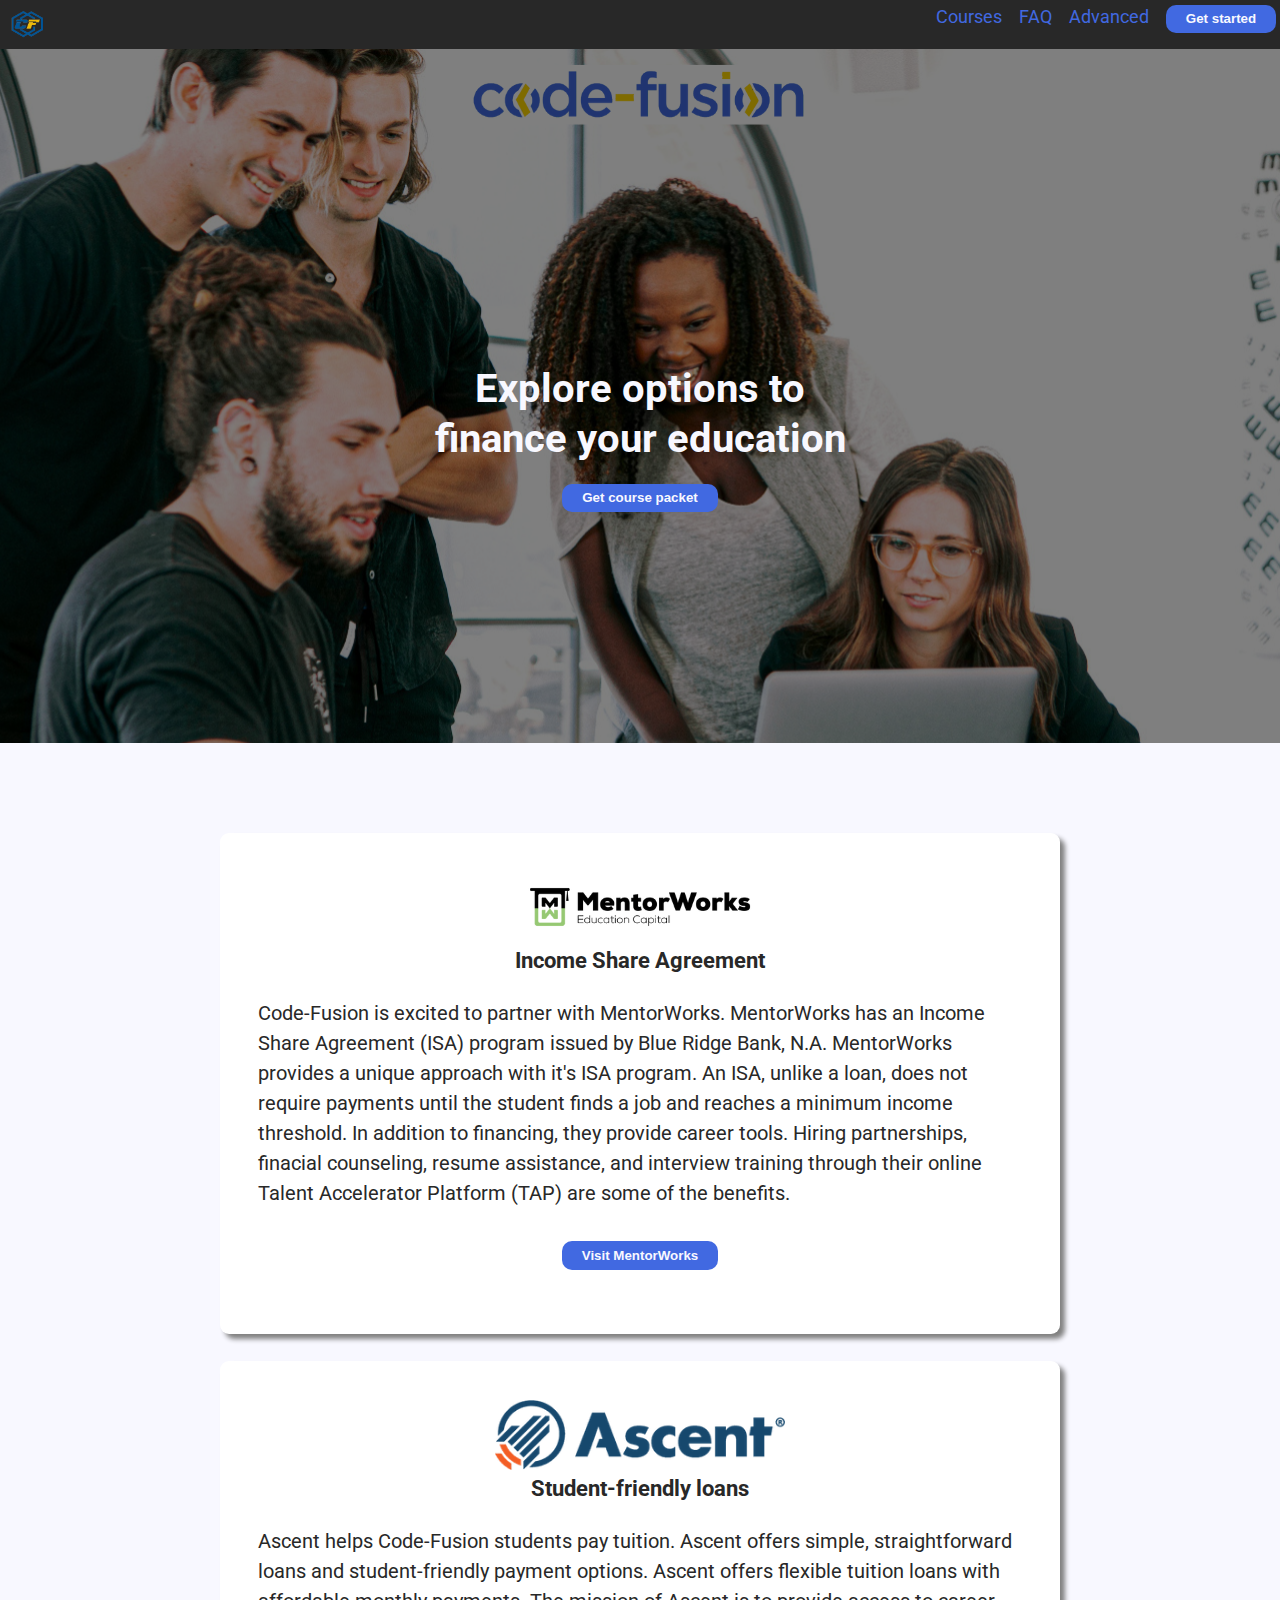
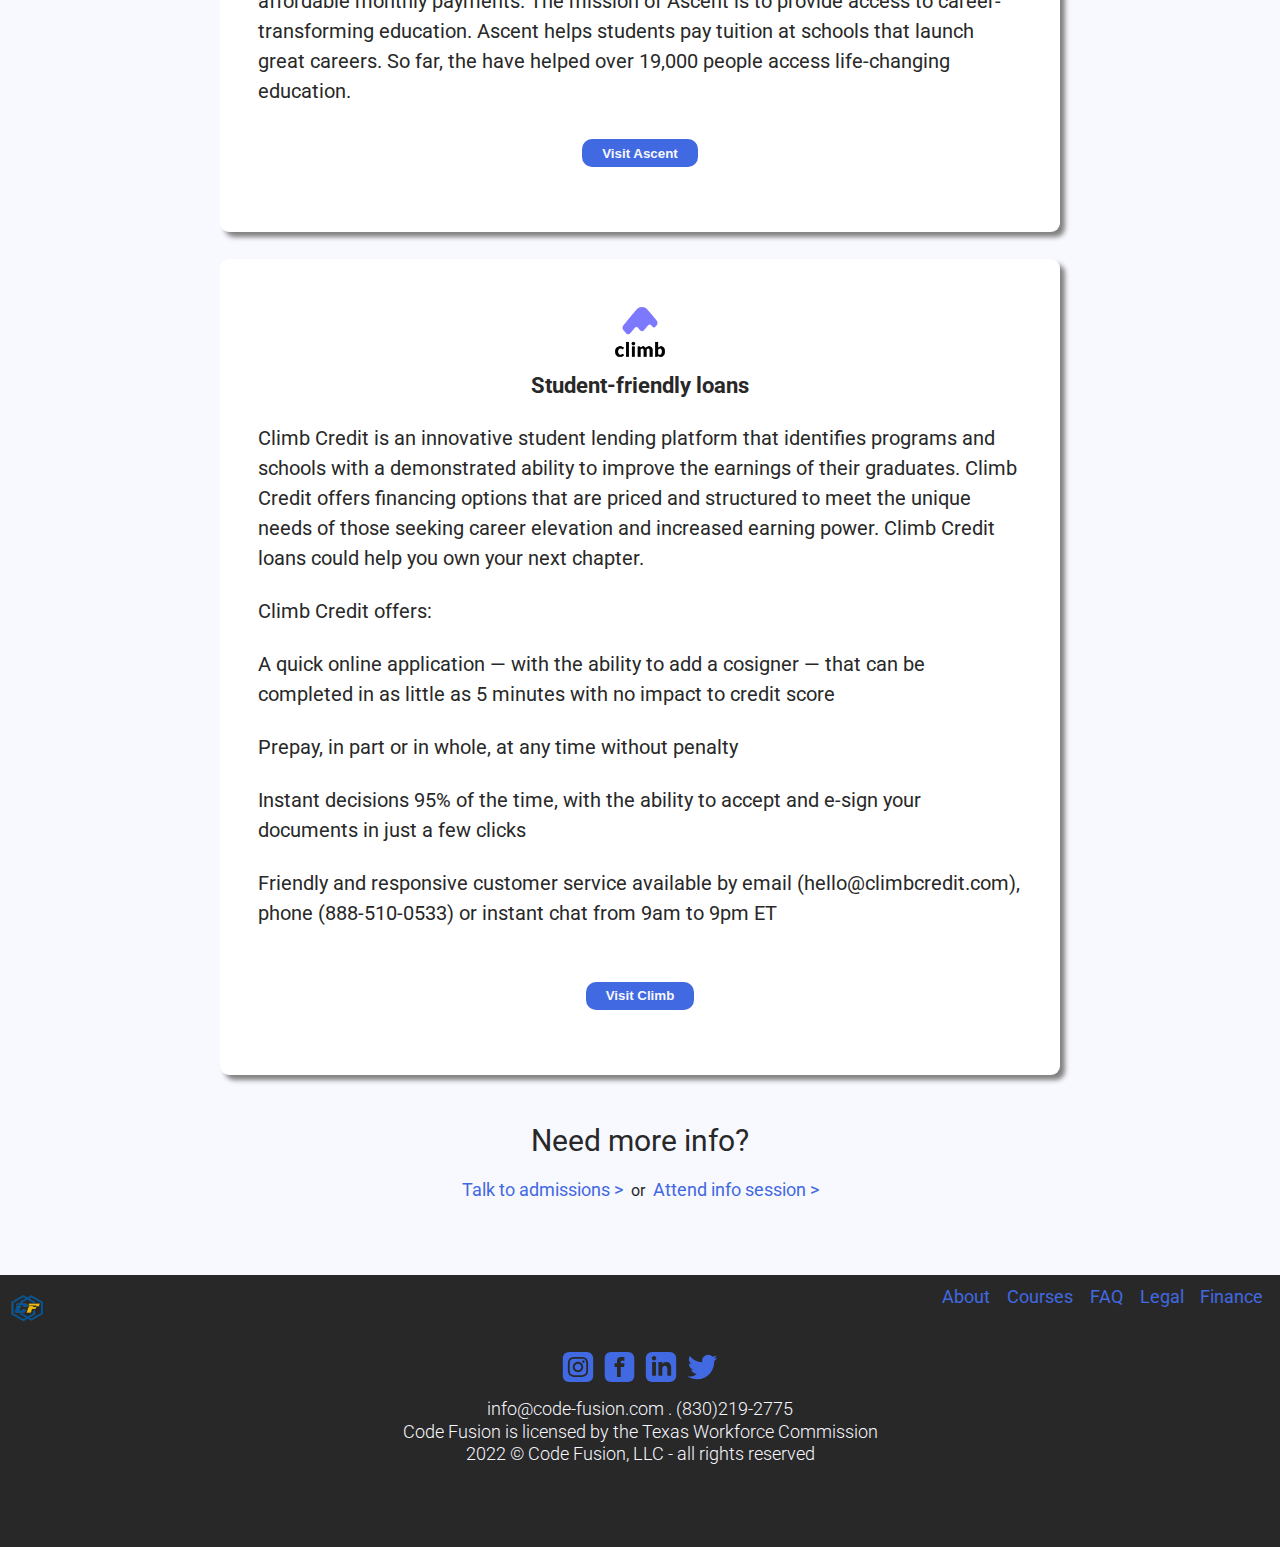
<file: finance.html>
<!DOCTYPE html>
<html>
<head>
  <meta charset="utf-8">
  <meta name="viewport" content="width=device-width, initial-scale=1">
  <meta name="description" content="Invest in yourself.  Explore options to pay for the best coding bootcamp; the one that will teach you the advanced skills that good jobs require.">
  <link href="style.css" rel="stylesheet">
  <title>Finance your coding bootcamp</title>
  <link rel="icon" href="img/cflogo.png">
  <!-- Google tag (gtag.js) --> <script async src="https://www.googletagmanager.com/gtag/js?id=AW-10978330140"></script> <script> window.dataLayer = window.dataLayer || []; function gtag(){dataLayer.push(arguments);} gtag('js', new Date()); gtag('config', 'AW-10978330140'); </script>
</head>
<body>
  <main>
    <section class="hero">
      <script src="nav.js"></script>
      <div>
        <h1>Explore options to<br>finance your education</h1>
        <button onclick="(()=>packetmodal.style.display='block')()">Get course packet</button>
      </div>
    </section>
    <section class="widediv" id="finance">
      <div>
        <img src="./img/MentorWorks.png" alt="MentorWorks">
        <h3>Income Share Agreement</h3>
        <h5>Code-Fusion is excited to partner with MentorWorks. MentorWorks has an Income Share Agreement (ISA) program issued by Blue Ridge Bank, N.A.  MentorWorks provides a unique approach with it's ISA program. An ISA, unlike a loan, does not require payments until the student finds a job and reaches a minimum income threshold.  In addition to financing, they provide career tools. Hiring partnerships, finacial counseling, resume assistance, and interview training through their online Talent Accelerator Platform (TAP) are some of the benefits.</h5>
        <a href="https://mentorworks.com/"><button>Visit MentorWorks</button></a>
        <br><br>
      </div>
      <div>
        <img src="./img/Ascent.png" alt="Ascent">
        <h3>Student-friendly loans</h3>
        <h5>Ascent helps Code-Fusion students pay tuition. Ascent offers simple, straightforward loans and student-friendly payment options.

        Ascent offers flexible tuition loans with affordable monthly payments.
        
        The mission of Ascent is to provide access to career-transforming education. Ascent helps students pay tuition at schools that launch great careers. So far, the have helped over 19,000 people access life-changing education.</h5>
        <a href="https://www.ascentfunding.com/"><button>Visit Ascent</button></a>
        <br><br>
      </div>
      <div>
        <img src="./img/ClimbLogo.png" alt="ClimbLogo">
        <h3>Student-friendly loans</h3>
        <h5>Climb Credit is an innovative student lending platform that identifies programs and schools with a demonstrated ability to improve the earnings of their graduates.  Climb Credit offers financing options that are priced and structured to meet the unique needs of those seeking career elevation and increased earning power. Climb Credit loans could help you own your next chapter.</h5>
        <h5>Climb Credit offers:</h5>
        <h5>A quick online application — with the ability to add a cosigner — that can be completed in as little as 5 minutes with no impact to credit score</h5>
        <h5>Prepay, in part or in whole, at any time without penalty</h5>
        <h5>Instant decisions 95% of the time, with the ability to accept and e-sign your documents in just a few clicks</h5>
        <h5>Friendly and responsive customer service available by email (hello@climbcredit.com), phone (888-510-0533) or instant chat from 9am to 9pm ET</h5>
        <br>
        <a href="https://climbcredit.com/apply/codefusion?page=create-account&schoolId=CO7936642766951"><button>Visit Climb</button></a>
        <br><br>
      </div>
      <br>
      <h2>Need more info?</h2>
      <a href="https://calendly.com/roger-huba/admissions">Talk to admissions &gt;</a>
      &nbsp;or&nbsp;
      <a href="./index.html#nextsteps">Attend info session &gt;</a>
    </section>
  </main>
  <script src="footer.js"></script>

  <div class="modal" id="applymodal">
    <div class="modalcont">
      <span class="modalclose" onclick="(()=>applymodal.style.display='none')()">&times;</span>
      <div id='crmWebToEntityForm'>
      <form action='https://crm.zoho.com/crm/WebToLeadForm' name=WebToLeads5052680000001496005 method='POST' onSubmit='javascript:document.charset="UTF-8"; return checkMandatory5052680000001496005()' accept-charset='UTF-8'>
        <input style='display:none;' name='xnQsjsdp' value='f966079af9d954046b61b1e1f0c26be29a02f55790459b53b14b8b5920ff9a6d'></input> 
        <input type='hidden' name='zc_gad' id='zc_gad' value=''></input> 
        <input style='display:none;' name='xmIwtLD' value='7969c76120550ce022c1a18bf222c7baf5681e49b34463b6a8f97b2778e2415d'></input> 
        <input style='display:none;' name='actionType' value='TGVhZHM='></input>
        <input style='display:none;' name='returnURL' value='https&#x3a;&#x2f;&#x2f;www.code-fusion.com' > </input>
        <!-- Do not remove this code. -->
        <input style='display:none;' id='ldeskuid' name='ldeskuid'></input>
        <input style='display:none;' id='LDTuvid' name='LDTuvid'></input>
      
        <div>
          <h4>Get your application started</h4>
          <br>
          <!-- <label for='First_Name'>First name *</label> -->
          <input placeholder="First name *" name='First Name' title='First name' maxlength='40'></input><br>
          <!-- <label for='Last_Name'>Last name *</label> -->
          <input placeholder="Last name *" name='Last Name' title='Last name' maxlength='80'></input><br>
          <!-- <label for='Email'>Email *</label> -->
          <input type='email' placeholder="Email *" name='Email' title='email' maxlength='50'></input><br>
          <!-- <label for='Phone'>Phone *</label> -->
          <input placeholder="Phone *" name='Phone' title='Phone' maxlength='15'></input><br>
          <!-- <label for='Street'>Street</label> -->
          <input placeholder="Street" name='Street' maxlength='50'></input><br>
          <!-- <label for='City'>City</label> -->
          <input placeholder="City" name='City' maxlength='20'></input><br>
          <!-- <label for='State'>State</label> -->
          <input placeholder="State" name='State' maxlength='30'></input><br>
          <!-- <label for='Zip_Code'>Zip Code</label> -->
          <input placeholder="Zip code" name='Zip Code' maxlength='10'></input><br>
          <input type='submit' class='formsubmit' value='Submit'>
          <input type='reset' class='reset' name='reset' value='Reset'>            
        </div>
      <script>
      function validateEmail5052680000001496005() {
        var form = document.forms['WebToLeads5052680000001496005'];
        var emailFld = form.querySelectorAll('[ftype=email]');
        var i;
        for (i = 0; i < emailFld.length; i++) {
          var emailVal = emailFld[i].value;
          if((emailVal.replace(/^\s+|\s+$/g, '')).length!=0 ) {
            var atpos=emailVal.indexOf('@');
            var dotpos=emailVal.lastIndexOf('.');
            if (atpos<1 || dotpos<atpos+2 || dotpos+2>=emailVal.length) {
              alert('Please enter a valid email address. ');
              emailFld[i].focus();
              return false;
            }
          }
        }
        return true;
      }

      function checkMandatory5052680000001496005() {
        var mndFileds = new Array('First Name','Last Name','Email','Phone');
        var fldLangVal = new Array('First\x20Name','Last\x20Name','Email','Phone');
        for(i=0;i<mndFileds.length;i++) {
          var fieldObj=document.forms['WebToLeads5052680000001496005'][mndFileds[i]];
          if(fieldObj) {
          if (((fieldObj.value).replace(/^\s+|\s+$/g, '')).length==0) {
            if(fieldObj.type =='file') { 
            alert('Please select a file to upload.'); 
            fieldObj.focus(); 
            return false;
          } 
          alert(fldLangVal[i] +' cannot be empty.'); 
                  fieldObj.focus();
                  return false;
          } else if(fieldObj.nodeName=='SELECT') {
                  if(fieldObj.options[fieldObj.selectedIndex].value=='-None-') {
            alert(fldLangVal[i] +' cannot be none.'); 
            fieldObj.focus();
            return false;
              }
          } else if(fieldObj.type =='checkbox'){
            if(fieldObj.checked == false){
            alert('Please accept  '+fldLangVal[i]);
            fieldObj.focus();
            return false;
              } 
            } 
            try {
                if(fieldObj.name == 'Last Name') {
            name = fieldObj.value;
              }
          } catch (e) {}
            }
        }
        trackVisitor5052680000001496005();
        if(!validateEmail5052680000001496005()){return false;}
        document.querySelector('.crmWebToEntityForm .formsubmit').setAttribute('disabled', true);
      }

      function tooltipShow5052680000001496005(el){
        var tooltip = el.nextElementSibling;
        var tooltipDisplay = tooltip.style.display;
        if(tooltipDisplay == 'none'){
          var allTooltip = document.getElementsByClassName('zcwf_tooltip_over');
          for(i=0; i<allTooltip.length; i++){
            allTooltip[i].style.display='none';
          }
          tooltip.style.display = 'block';
        } else {
          tooltip.style.display='none';
        }
      }
      </script>
      <!-- <script type='text/javascript' id='VisitorTracking'>var $zoho= $zoho || {};$zoho.salesiq = $zoho.salesiq || {widgetcode:'8ef416e491ebf3dbd6c1c4f1ad793516af593db3d2cdc68a1704c1bb86c08b6d1a2010ab7b6727677d37b27582c0e9c4', values:{},ready:function(){}};var d=document;s=d.createElement('script');s.type='text/javascript';s.id='zsiqscript';s.defer=true;s.src='https://salesiq.zoho.com/widget';t=d.getElementsByTagName('script')[0];t.parentNode.insertBefore(s,t);function trackVisitor5052680000001496005(){try{if($zoho){var LDTuvidObj = document.forms['WebToLeads5052680000001496005']['LDTuvid'];if(LDTuvidObj){LDTuvidObj.value = $zoho.salesiq.visitor.uniqueid();}var firstnameObj = document.forms['WebToLeads5052680000001496005']['First Name'];if(firstnameObj){name = firstnameObj.value +' '+name;}$zoho.salesiq.visitor.name(name);var emailObj = document.forms['WebToLeads5052680000001496005']['Email'];if(emailObj){email = emailObj.value;$zoho.salesiq.visitor.email(email);}}} catch(e){}}</script> -->
      <!-- Do not remove this --- Analytics Tracking code -->
      <script id='wf_anal' src='https://crm.zohopublic.com/crm/WebFormAnalyticsServeServlet?rid=[base64]&tw=61690b96c1d0471b638f31426f38e68aa67fb7ed6da86f32dc10ad817fe55a0a'></script>
      </form>
      </div>
    </div>
  </div>
  <script>
    let applymodal = document.getElementById("applymodal");
  </script>

  <div class="modal" id="packetmodal">
    <div class="modalcont">
      <span class="modalclose" onclick="(()=>packetmodal.style.display='none')()">&times;</span>
      <!-- Note:
        - Code lines with comments Do not remove this code are required for the form to work properly, make sure that you do not remove these lines of code. 
        - The Mandatory check script can modified as to suit your business needs.-->
      <div id='crmWebToEntityForm'>
      <form action='https://crm.zoho.com/crm/WebToLeadForm' name=WebToLeads5052680000001479026 method='POST' onSubmit='javascript:document.charset="UTF-8"; return checkMandatory5052680000001479026()' accept-charset='UTF-8'>
        <input style='display:none;' name='xnQsjsdp' value='f966079af9d954046b61b1e1f0c26be29a02f55790459b53b14b8b5920ff9a6d'></input> 
        <input type='hidden' name='zc_gad' id='zc_gad' value=''></input> 
        <input style='display:none;' name='xmIwtLD' value='7969c76120550ce022c1a18bf222c7ba344a815ad5c2d3bf4cfcd57230ab2ae9'></input> 
        <input style='display:none;' name='actionType' value='TGVhZHM='></input>
        <input style='display:none;' name='returnURL' value='https&#x3a;&#x2f;&#x2f;www.code-fusion.com' > </input>
        <!-- Do not remove this code. -->

        <div>
          <h4>Send me the course packet</h4>
          <br>
          <label for='First_Name'>First name *</label><br>
          <input name='First Name' maxlength='40'></input><br>
          <label for='Last_Name'>Last name *</label><br>
          <input name='Last Name' maxlength='50'></input><br>
          <label for='Email'>Email *</label><br>
          <input type='email' name='Email' maxlength='80'></input>
          <br>
          <input type='submit' class='formsubmit' value='Submit'>
          <input type='reset' class="reset" name='reset' value='Reset'>
        </div>

      <script>
        function validateEmail5052680000001479026() {
          var form = document.forms['WebToLeads5052680000001479026'];
          var emailFld = form.querySelectorAll('[ftype=email]');
          var i;
          for (i = 0; i < emailFld.length; i++) {
            var emailVal = emailFld[i].value;
            if((emailVal.replace(/^\s+|\s+$/g, '')).length!=0 ) {
              var atpos=emailVal.indexOf('@');
              var dotpos=emailVal.lastIndexOf('.');
              if (atpos<1 || dotpos<atpos+2 || dotpos+2>=emailVal.length) {
                alert('Please enter a valid email address. ');
                emailFld[i].focus();
                return false;
              }
            }
          }
          return true;
        }
      
        function checkMandatory5052680000001479026() {
          var mndFileds = new Array('First Name','Last Name','Email');
          var fldLangVal = new Array('First\x20Name','Last\x20Name','Email');
          for(i=0;i<mndFileds.length;i++) {
            var fieldObj=document.forms['WebToLeads5052680000001479026'][mndFileds[i]];
            if(fieldObj) {
            if (((fieldObj.value).replace(/^\s+|\s+$/g, '')).length==0) {
              if(fieldObj.type =='file') { 
                alert('Please select a file to upload.'); 
                fieldObj.focus(); 
                return false;
              } 
            alert(fldLangVal[i] +' cannot be empty.'); 
                      fieldObj.focus();
                      return false;
            }  else if(fieldObj.nodeName=='SELECT') {
                      if(fieldObj.options[fieldObj.selectedIndex].value=='-None-') {
              alert(fldLangVal[i] +' cannot be none.'); 
              fieldObj.focus();
              return false;
                }
            } else if(fieldObj.type =='checkbox'){
                if(fieldObj.checked == false){
              alert('Please accept  '+fldLangVal[i]);
              fieldObj.focus();
              return false;
                } 
              } 
              try {
                  if(fieldObj.name == 'Last Name') {
              name = fieldObj.value;
                    }
            } catch (e) {}
              }
          }
          if(!validateEmail5052680000001479026()) {return false;}
          document.querySelector('.formsubmit').setAttribute('disabled', true);
        }
      
        function tooltipShow5052680000001479026(el){
          var tooltip = el.nextElementSibling;
          var tooltipDisplay = tooltip.style.display;
          if(tooltipDisplay == 'none'){
            var allTooltip = document.getElementsByClassName('zcwf_tooltip_over');
            for(i=0; i<allTooltip.length; i++){
              allTooltip[i].style.display='none';
            }
            tooltip.style.display = 'block';
          }else{
            tooltip.style.display='none';
          }
        }
      </script>
      <!-- Do not remove this --- Analytics Tracking code starts -->
      <script id='wf_anal' src='https://crm.zohopublic.com/crm/WebFormAnalyticsServeServlet?rid=[base64]&tw=61690b96c1d0471b638f31426f38e68aa67fb7ed6da86f32dc10ad817fe55a0a'></script>
      <!-- Do not remove this --- Analytics Tracking code ends. -->
      </form>
      </div>
    </div>
  </div>
  <script>
    let packetmodal = document.getElementById("packetmodal");
  </script>

</body>
</html>
</file>
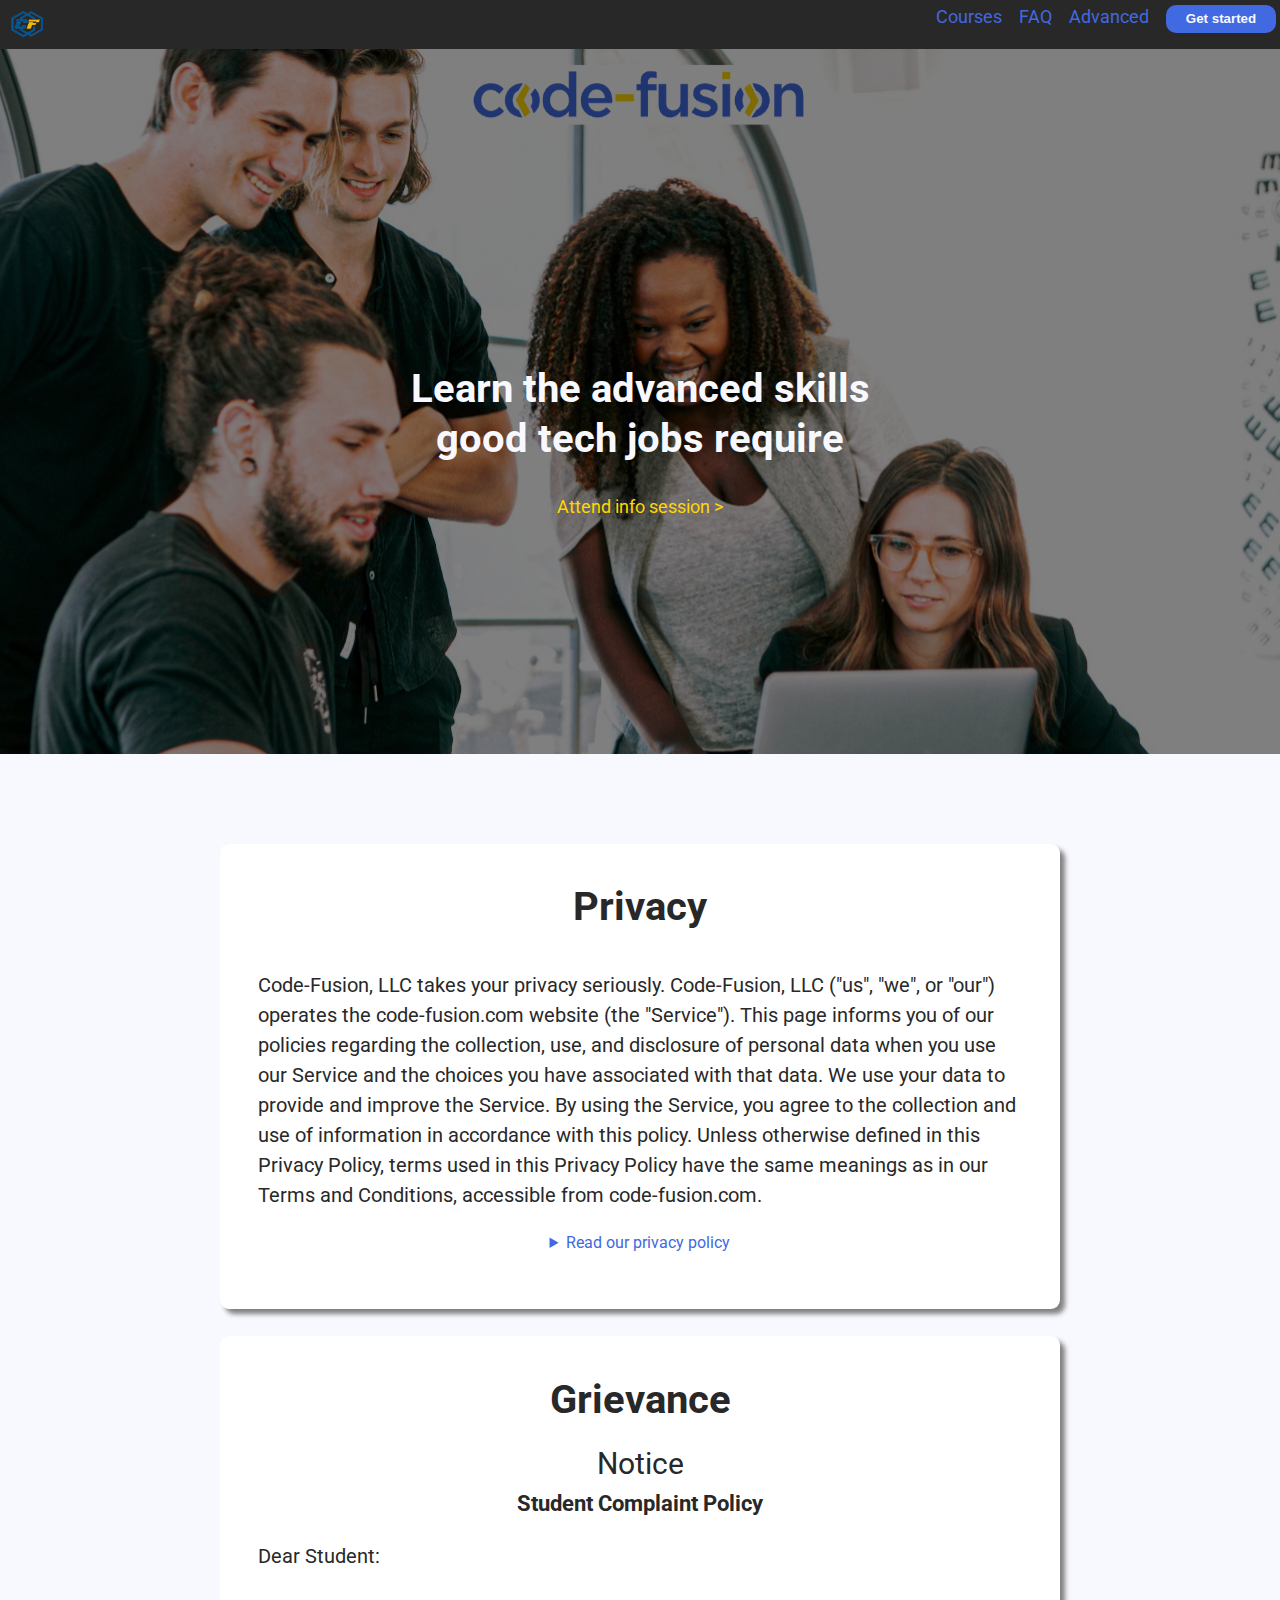
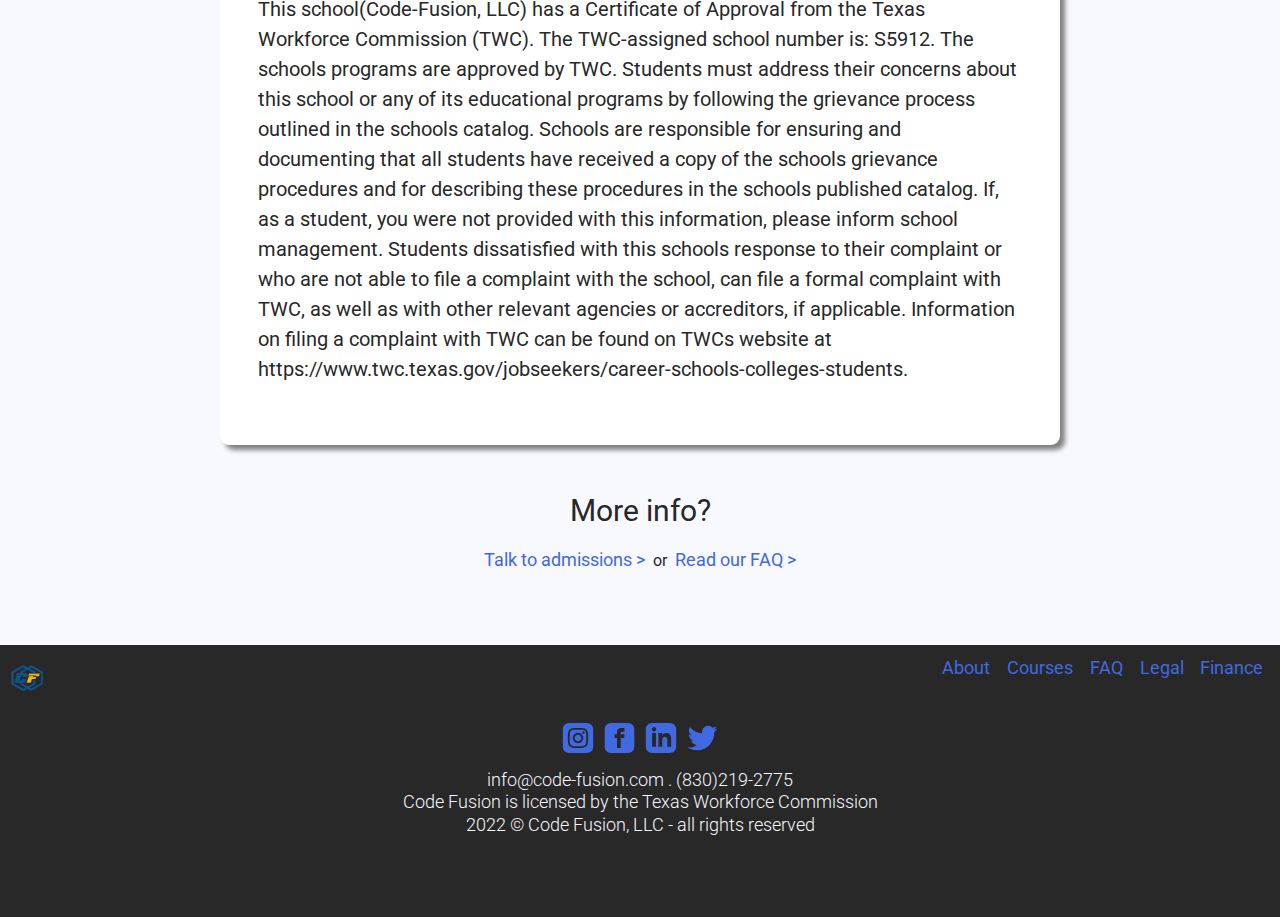
<file: legal.html>
<!DOCTYPE html>
<html>
<head>
  <meta charset="utf-8">
  <meta name="viewport" content="width=device-width, initial-scale=1">
  <meta name="description" content="Beginner or looking to upskill? Code Fusion teaches you more than most bootcamps, at a lower weekly cost, in a small-class setting. Attend an info session.">
  <link href="style.css" rel="stylesheet">
  <title>Code Fusion privacy and grievance polcies</title>
  <link rel="icon" href="img/cflogo.png">
  <!-- Google tag (gtag.js) --> <script async src="https://www.googletagmanager.com/gtag/js?id=AW-10978330140"></script> <script> window.dataLayer = window.dataLayer || []; function gtag(){dataLayer.push(arguments);} gtag('js', new Date()); gtag('config', 'AW-10978330140'); </script>
</head>
<body>
  <main>
    <section class="hero">
      <script src="nav.js"></script>
      <div>
        <h1>Learn the advanced skills<br>good tech jobs require</h1>
        <a href="./index.html#nextsteps">Attend info session &gt;</a>
      </div>
    </section>
    <section class="widediv">
      <div>
        <h1>Privacy</h1>
        <h5>Code-Fusion, LLC takes your privacy seriously.

          Code-Fusion, LLC ("us", "we", or "our") operates the code-fusion.com website (the "Service").
          
          This page informs you of our policies regarding the collection, use, and disclosure of personal data when you use our Service and the choices you have associated with that data.
          
          We use your data to provide and improve the Service. By using the Service, you agree to the collection and use of information in accordance with this policy. Unless otherwise defined in this Privacy Policy, terms used in this Privacy Policy have the same meanings as in our Terms and Conditions, accessible from code-fusion.com.
        </h5>
        <details>
          <summary>Read our privacy policy</summary>
          <div>
            <h5>Definitions
              Service: Service is the code-fusion.com website operated by Code-Fusion, LLC
              Personal Data: Personal Data means data about a living individual who can be identified from those data (or from those and other information either in our possession or likely to come into our possession).
              Usage Data: Usage Data is data collected automatically either generated by the use of the Service or from the Service infrastructure itself (for example, the duration of a page visit).
              Cookies: Cookies are small pieces of data stored on your device (computer or mobile device).
              Data Controller: Data Controller means the natural or legal person who (either alone or jointly or in common with other persons) determines the purposes for which and the manner in which any personal information are, or are to be, processed. For the purpose of this Privacy Policy, we are a Data Controller of your Personal Data.
              Data Processors (or Service Providers): Data Processor (or Service Provider) means any natural or legal person who processes the data on behalf of the Data Controller. We may use the services of various Service Providers in order to process your data more effectively.
              Data Subject (or User): Data Subject is any living individual who is using our Service and is the subject of Personal Data.
              
              Information Collection and Use
              We collect several different types of information for various purposes to provide and improve our Service to you.
              
              Types of Data Collected
              Personal Data
              While using our Service, we may ask you to provide us with certain personally identifiable information that can be used to contact or identify you ("Personal Data"). Personally identifiable information may include, but is not limited to:
              Email address
              First name and last name
              Phone number
              Address, City, State, ZIP/Postal code, Province, Country
              Cookies and Usage Data
              
              We may use your Personal Data to contact you with newsletters, marketing or promotional materials and other information that may be of interest to you. You may opt out of receiving any, or all, of these communications from us by following the unsubscribe link or instructions provided in any email we send or by contacting us. At your express consent, we may also contact you via text messaging at the mobile phone number you provide. We use text messaging to follow up on general inquiries and to answer questions at your behest.
              
              Text Messaging Terms and Conditions
              Consenting to text message communication with us means that you understand and authorize the terms and conditions listed below:
              
              Express consent is defined as one of the following, 1. Your selection of the “Yes, I would like Code-Fusion to contact me via text messaging. I understand that I can opt-out at any time by replying, Stop, that message and data rates may apply, and I acknowledge and accept Code-Fusion Privacy Policy and Terms and Conditions which can be found here.” checkbox on submission of one of our web forms; 2. Replying with the keyword, “Start”, to any text message with us; or 3. Initiating text messaging with us by directly texting our company phone number.
              You can withdraw your consent (opt-out) at any time by replying, “Stop”, within a text message with us.
              You can authorize your consent again (opt-in) at any time by replying, “Start”, within a text message with us.
              You can reply “Help” within a text message with us to see opt-in/out options.
              Standard message and/or data rates may apply. These rates are determined by your carrier. See your carrier for additional information regarding your messaging and/or data rates.
              Providing text messaging consent is not a condition of enrollment, event attendance, or the purchase of any goods or services we may provide.
              Text message frequency is determined by your consent and level of engagement with us. Depending on the nature of your request, at the very least, we will send a follow up text message to you once per day for seven days in an attempt to fulfill your initial request and/or question(s) unless you choose to opt-out of text messaging at any point in this process.
              We may also text you to check if your number has been reassigned to another subscriber.
              Withdrawing your consent to receiving text messages from us does not withdraw your consent to receiving other communication methods from us, such as phone calls and emails.
              
              Usage Data
              We may also collect information how the Service is accessed and used ("Usage Data"). This Usage Data may include information such as your computer's Internet Protocol address (e.g. IP address), browser type, browser version, the pages of our Service that you visit, the time and date of your visit, the time spent on those pages, unique device identifiers and other diagnostic data.
              
              Tracking & Cookies Data
              We use cookies and similar tracking technologies to track the activity on our Service and hold certain information.
              
              Cookies are files with small amount of data which may include an anonymous unique identifier. Cookies are sent to your browser from a website and stored on your device. Tracking technologies also used are beacons, tags, and scripts to collect and track information and to improve and analyze our Service.
              
              You can instruct your browser to refuse all cookies or to indicate when a cookie is being sent. However, if you do not accept cookies, you may not be able to use some portions of our Service.
              
              Examples of Cookies we use:
              
              Session Cookies. We use Session Cookies to operate our Service.
              Preference Cookies. We use Preference Cookies to remember your preferences and various settings.
              Security Cookies. We use Security Cookies for security purposes.
              
              Use of Data
              Code-Fusion, LLC uses the collected data for various purposes:
              
              To provide and maintain our Service
              To notify you about changes to our Service
              To allow you to participate in interactive features of our Service when you choose to do so
              To provide customer support
              To gather analysis or valuable information so that we can improve our Service
              To monitor the usage of our Service
              To detect, prevent and address technical issues
              To provide you with news, special offers and general information about other goods, services and events which we offer that are similar to those that you have already purchased or enquired about unless you have opted not to receive such information
              
              Legal Basis for Processing Personal Data Under General Data Protection Regulation (GDPR)
              If you are from the European Economic Area (EEA), Code-Fusion, LLC legal basis for collecting and using the personal information described in this Privacy Policy depends on the Personal Data we collect and the specific context in which we collect it.
              
              Code-Fusion, LLC may process your Personal Data because:
              
              We need to perform a contract with you
              You have given us permission to do so
              The processing is in our legitimate interests and it's not overridden by your rights
              To comply with the law
              
              Retention of Data
              Code-Fusion, LLC will retain your Personal Data only for as long as is necessary for the purposes set out in this Privacy Policy. We will retain and use your Personal Data to the extent necessary to comply with our legal obligations (for example, if we are required to retain your data to comply with applicable laws), resolve disputes, and enforce our legal agreements and policies.
              
              Code-Fusion, LLC will also retain Usage Data for internal analysis purposes. Usage Data is generally retained for a shorter period of time, except when this data is used to strengthen the security or to improve the functionality of our Service, or we are legally obligated to retain this data for longer time periods.
              
              Transfer of Data
              Your information, including Personal Data, may be transferred to — and maintained on — computers located outside of your state, province, country or other governmental jurisdiction where the data protection laws may differ than those from your jurisdiction.
              
              If you are located outside United States and choose to provide information to us, please note that we transfer the data, including Personal Data, to United States and process it there.
              
              Your consent to this Privacy Policy followed by your submission of such information represents your agreement to that transfer.
              
              Code-Fusion, LLC will take all steps reasonably necessary to ensure that your data is treated securely and in accordance with this Privacy Policy and no transfer of your Personal Data will take place to an organization or a country unless there are adequate controls in place including the security of your data and other personal information.
              
              Disclosure of Data
              Business Transaction
              If Code-Fusion, LLC is involved in a merger, acquisition or asset sale, your Personal Data may be transferred. We will provide notice before your Personal Data is transferred and becomes subject to a different Privacy Policy.
              
              Disclosure for Law Enforcement
              Under certain circumstances, Code-Fusion, LLC may be required to disclose your Personal Data if required to do so by law or in response to valid requests by public authorities (e.g. a court or a government agency).
              
              Legal Requirements
              Code-Fusion, LLC may disclose your Personal Data in the good faith belief that such action is necessary to:
              
              To comply with a legal obligation
              To protect and defend the rights or property of Code-Fusion, LLC
              To prevent or investigate possible wrongdoing in connection with the Service
              To protect the personal safety of users of the Service or the public
              To protect against legal liability
              
              Security of Data
              The security of your data is important to us, but remember that no method of transmission over the Internet, or method of electronic storage is 100% secure. While we strive to use commercially acceptable means to protect your Personal Data, we cannot guarantee its absolute security.
              
              "Do Not Track" Signals Under California Online Privacy Protection Act (CalOPPA)
              We do not support Do Not Track ("DNT"). Do Not Track is a preference you can set in your web browser to inform websites that you do not want to be tracked.
              
              You can enable or disable Do Not Track by visiting the Preferences or Settings page of your web browser.
              
              Your Data Protection Rights Under General Data Protection Regulation (GDPR)
              If you are a resident of the European Economic Area (EEA), you have certain data protection rights. Code-Fusion, LLC aims to take reasonable steps to allow you to correct, amend, delete, or limit the use of your Personal Data.
              
              If you wish to be informed what Personal Data we hold about you and if you want it to be removed from our systems, please contact us.
              
              In certain circumstances, you have the following data protection rights:
              
              The right to access, update or to delete the information we have on you. Whenever made possible, you can access, update or request deletion of your Personal Data directly within your account settings section. If you are unable to perform these actions yourself, please contact us to assist you.
              The right of rectification. You have the right to have your information rectified if that information is inaccurate or incomplete.
              The right to object. You have the right to object to our processing of your Personal Data.
              The right of restriction. You have the right to request that we restrict the processing of your personal information.
              The right to data portability. You have the right to be provided with a copy of the information we have on you in a structured, machine-readable and commonly used format.
              The right to withdraw consent. You also have the right to withdraw your consent at any time where Code-Fusion, LLC relied on your consent to process your personal information.
              Please note that we may ask you to verify your identity before responding to such requests.
              
              You have the right to complain to a Data Protection Authority about our collection and use of your Personal Data. For more information, please contact your local data protection authority in the European Economic Area (EEA).
              
              Service Providers
              We may employ third party companies and individuals to facilitate our Service ("Service Providers"), to provide the Service on our behalf, to perform Service-related services or to assist us in analyzing how our Service is used.
              
              These third parties have access to your Personal Data only to perform these tasks on our behalf and are obligated not to disclose or use it for any other purpose.
              
              Analytics
              We may use third-party Service Providers to monitor and analyze the use of our Service.
              
              Google Analytics: Google Analytics is a web analytics service offered by Google that tracks and reports website traffic. Google uses the data collected to track and monitor the use of our Service. This data is shared with other Google services. Google may use the collected data to contextualize and personalize the ads of its own advertising network. You can opt-out of having made your activity on the Service available to Google Analytics by installing the Google Analytics opt-out browser add-on. The add-on prevents the Google Analytics JavaScript (ga.js, analytics.js, and dc.js) from sharing information with Google Analytics about visits activity. For more information on the privacy practices of Google, please visit the Google Privacy & Terms web page: https://policies.google.com/privacy?hl=en
              Behavioral Remarketing
              Code-Fusion, LLC uses remarketing services to advertise on third party websites to you after you visited our Service. We and our third-party vendors use cookies to inform, optimize and serve ads based on your past visits to our Service.
              
              Google AdWords: Google AdWords remarketing service is provided by Google Inc. You can opt-out of Google Analytics for Display Advertising and customize the Google Display Network ads by visiting the Google Ads Settings page: http://www.google.com/settings/ads Google also recommends installing the Google Analytics Opt-out Browser Add-on - https://tools.google.com/dlpage/gaoptout - for your web browser. Google Analytics Opt-out Browser Add-on provides visitors with the ability to prevent their data from being collected and used by Google Analytics. For more information on the privacy practices of Google, please visit the Google Privacy & Terms web page: https://policies.google.com/privacy?hl=en
              Bing Ads Remarketing: Bing Ads remarketing service is provided by Microsoft Inc. You can opt-out of Bing Ads remarketing by visiting: https://advertise.bingads.microsoft.com/en-us/resources/policies/personalized-ads You can learn more about the privacy practices and policies of Microsoft by visiting their Privacy Policy page: https://privacy.microsoft.com/en-us/PrivacyStatement
              Facebook: Facebook remarketing service is provided by Facebook Inc. You can learn more about interest-based advertising from Facebook by visiting this page: https://www.facebook.com/help/164968693837950 To opt-out from Facebook's interest-based ads follow these instructions from Facebook: https://www.facebook.com/help/568137493302217 Facebook adheres to the Self-Regulatory Principles for Online Behavioral Advertising established by the Digital Advertising Alliance. You can also opt-out from Facebook and other participating companies through the Digital Advertising Alliance in the USA http://www.aboutads.info/choices/, the Digital Advertising Alliance of Canada in Canada http://youradchoices.ca/ or the European Interactive Digital Advertising Alliance in Europe http://www.youronlinechoices.eu/, or opt-out using your mobile device settings. For more information on the privacy practices of Facebook, please visit Facebook's Data Policy: https://www.facebook.com/privacy/explanation
              
              Links to Other Sites
              Our Service may contain links to other sites that are not operated by us. If you click on a third party link, you will be directed to that third party's site. We strongly advise you to review the Privacy Policy of every site you visit.
              
              We have no control over and assume no responsibility for the content, privacy policies or practices of any third party sites or services.
              
              Children's Privacy
              Our Service does not address anyone under the age of 18 ("Children").
              
              We do not knowingly collect personally identifiable information from anyone under the age of 18. If you are a parent or guardian and you are aware that your child has provided us with Personal Data, please contact us. If we become aware that we have collected Personal Data from children without verification of parental consent, we take steps to remove that information from our servers.
              
              Changes to This Privacy Policy
              We may update our Privacy Policy from time to time. We will notify you of any changes by posting the new Privacy Policy on this page.
              
              We will let you know via email and/or a prominent notice on our Service, prior to the change becoming effective and update the "effective date" at the top of this Privacy Policy.
              
              You are advised to review this Privacy Policy periodically for any changes. Changes to this Privacy Policy are effective when they are posted on this page.</h5>
          </div>
        </details>          
      </div>
      <div>
        <h1>Grievance</h1>
        <h2>Notice</h2>
        <h3>Student Complaint Policy</h3>
        <h5>Dear Student:</h5>
        <h5>This school(Code-Fusion, LLC) has a Certificate of Approval from the Texas Workforce Commission (TWC).

          The TWC-assigned school number is: S5912.
          
          The schools programs are approved by TWC.
          
          Students must address their concerns about this school or any of its educational programs by following the grievance process outlined in the schools catalog. Schools are responsible for ensuring and documenting that all students have received a copy of the schools grievance procedures and for describing these procedures in the schools published catalog. If, as a student, you were not provided with this information, please inform school management.
          
          Students dissatisfied with this schools response to their complaint or who are not able to file a complaint with the school, can file a formal complaint with TWC, as well as with other relevant agencies or accreditors, if applicable.
          
          Information on filing a complaint with TWC can be found on TWCs website at https://www.twc.texas.gov/jobseekers/career-schools-colleges-students.</h5>    
      </div>
      <br>
      <h2>More info?</h2>
      <a href="https://calendly.com/roger-huba/admissions">Talk to admissions &gt;</a>
      &nbsp;or&nbsp;
      <a href="./faq.html">Read our FAQ &gt;</a>
      <br>
    </section>
  </main>

  <script src="footer.js"></script>

  <div class="modal" id="applymodal">
    <div class="modalcont">
      <span class="modalclose" onclick="(()=>applymodal.style.display='none')()">&times;</span>
      <div id='crmWebToEntityForm'>
      <form action='https://crm.zoho.com/crm/WebToLeadForm' name=WebToLeads5052680000001496005 method='POST' onSubmit='javascript:document.charset="UTF-8"; return checkMandatory5052680000001496005()' accept-charset='UTF-8'>
        <input style='display:none;' name='xnQsjsdp' value='f966079af9d954046b61b1e1f0c26be29a02f55790459b53b14b8b5920ff9a6d'></input> 
        <input type='hidden' name='zc_gad' id='zc_gad' value=''></input> 
        <input style='display:none;' name='xmIwtLD' value='7969c76120550ce022c1a18bf222c7baf5681e49b34463b6a8f97b2778e2415d'></input> 
        <input style='display:none;' name='actionType' value='TGVhZHM='></input>
        <input style='display:none;' name='returnURL' value='https&#x3a;&#x2f;&#x2f;www.code-fusion.com' > </input>
        <!-- Do not remove this code. -->
        <input style='display:none;' id='ldeskuid' name='ldeskuid'></input>
        <input style='display:none;' id='LDTuvid' name='LDTuvid'></input>
      
        <div>
          <h4>Get your application started</h4>
          <br>
          <!-- <label for='First_Name'>First name *</label> -->
          <input placeholder="First name *" name='First Name' title='First name' maxlength='40'></input><br>
          <!-- <label for='Last_Name'>Last name *</label> -->
          <input placeholder="Last name *" name='Last Name' title='Last name' maxlength='80'></input><br>
          <!-- <label for='Email'>Email *</label> -->
          <input type='email' placeholder="Email *" name='Email' title='email' maxlength='50'></input><br>
          <!-- <label for='Phone'>Phone *</label> -->
          <input placeholder="Phone *" name='Phone' title='Phone' maxlength='15'></input><br>
          <!-- <label for='Street'>Street</label> -->
          <input placeholder="Street" name='Street' maxlength='50'></input><br>
          <!-- <label for='City'>City</label> -->
          <input placeholder="City" name='City' maxlength='20'></input><br>
          <!-- <label for='State'>State</label> -->
          <input placeholder="State" name='State' maxlength='30'></input><br>
          <!-- <label for='Zip_Code'>Zip Code</label> -->
          <input placeholder="Zip code" name='Zip Code' maxlength='10'></input><br>
          <input type='submit' class='formsubmit' value='Submit'>
          <input type='reset' class='reset' name='reset' value='Reset'>            
        </div>
      <script>
      function validateEmail5052680000001496005() {
        var form = document.forms['WebToLeads5052680000001496005'];
        var emailFld = form.querySelectorAll('[ftype=email]');
        var i;
        for (i = 0; i < emailFld.length; i++) {
          var emailVal = emailFld[i].value;
          if((emailVal.replace(/^\s+|\s+$/g, '')).length!=0 ) {
            var atpos=emailVal.indexOf('@');
            var dotpos=emailVal.lastIndexOf('.');
            if (atpos<1 || dotpos<atpos+2 || dotpos+2>=emailVal.length) {
              alert('Please enter a valid email address. ');
              emailFld[i].focus();
              return false;
            }
          }
        }
        return true;
      }

      function checkMandatory5052680000001496005() {
        var mndFileds = new Array('First Name','Last Name','Email','Phone');
        var fldLangVal = new Array('First\x20Name','Last\x20Name','Email','Phone');
        for(i=0;i<mndFileds.length;i++) {
          var fieldObj=document.forms['WebToLeads5052680000001496005'][mndFileds[i]];
          if(fieldObj) {
          if (((fieldObj.value).replace(/^\s+|\s+$/g, '')).length==0) {
            if(fieldObj.type =='file') { 
            alert('Please select a file to upload.'); 
            fieldObj.focus(); 
            return false;
          } 
          alert(fldLangVal[i] +' cannot be empty.'); 
                  fieldObj.focus();
                  return false;
          } else if(fieldObj.nodeName=='SELECT') {
                  if(fieldObj.options[fieldObj.selectedIndex].value=='-None-') {
            alert(fldLangVal[i] +' cannot be none.'); 
            fieldObj.focus();
            return false;
              }
          } else if(fieldObj.type =='checkbox'){
            if(fieldObj.checked == false){
            alert('Please accept  '+fldLangVal[i]);
            fieldObj.focus();
            return false;
              } 
            } 
            try {
                if(fieldObj.name == 'Last Name') {
            name = fieldObj.value;
              }
          } catch (e) {}
            }
        }
        trackVisitor5052680000001496005();
        if(!validateEmail5052680000001496005()){return false;}
        document.querySelector('.crmWebToEntityForm .formsubmit').setAttribute('disabled', true);
      }

      function tooltipShow5052680000001496005(el){
        var tooltip = el.nextElementSibling;
        var tooltipDisplay = tooltip.style.display;
        if(tooltipDisplay == 'none'){
          var allTooltip = document.getElementsByClassName('zcwf_tooltip_over');
          for(i=0; i<allTooltip.length; i++){
            allTooltip[i].style.display='none';
          }
          tooltip.style.display = 'block';
        } else {
          tooltip.style.display='none';
        }
      }
      </script>
      <!-- <script type='text/javascript' id='VisitorTracking'>var $zoho= $zoho || {};$zoho.salesiq = $zoho.salesiq || {widgetcode:'8ef416e491ebf3dbd6c1c4f1ad793516af593db3d2cdc68a1704c1bb86c08b6d1a2010ab7b6727677d37b27582c0e9c4', values:{},ready:function(){}};var d=document;s=d.createElement('script');s.type='text/javascript';s.id='zsiqscript';s.defer=true;s.src='https://salesiq.zoho.com/widget';t=d.getElementsByTagName('script')[0];t.parentNode.insertBefore(s,t);function trackVisitor5052680000001496005(){try{if($zoho){var LDTuvidObj = document.forms['WebToLeads5052680000001496005']['LDTuvid'];if(LDTuvidObj){LDTuvidObj.value = $zoho.salesiq.visitor.uniqueid();}var firstnameObj = document.forms['WebToLeads5052680000001496005']['First Name'];if(firstnameObj){name = firstnameObj.value +' '+name;}$zoho.salesiq.visitor.name(name);var emailObj = document.forms['WebToLeads5052680000001496005']['Email'];if(emailObj){email = emailObj.value;$zoho.salesiq.visitor.email(email);}}} catch(e){}}</script> -->
      <!-- Do not remove this --- Analytics Tracking code -->
      <script id='wf_anal' src='https://crm.zohopublic.com/crm/WebFormAnalyticsServeServlet?rid=[base64]&tw=61690b96c1d0471b638f31426f38e68aa67fb7ed6da86f32dc10ad817fe55a0a'></script>
      </form>
      </div>
    </div>
  </div>
  <script>
    let applymodal = document.getElementById("applymodal");
  </script>

</body>
</html>
</file>
<file: style.css>
@import url('https://fonts.googleapis.com/css2?family=Roboto:wght@100;400&display=swap');

* { margin: 0; padding: 0; font-weight: normal;}

body {
  background-color: ghostwhite;
  color: rgb(40, 40, 40);
  font-family: 'Roboto', serif;
  text-align: center;
  line-height: 1.25;
}
/* section = parent to aside, article, or div */
section {padding: 9vh 0;}

/* aside = grid parent container */
aside {
  padding: 1vh 1vh;
  display: grid;
  gap: 1vh;
  grid-template-columns: repeat(auto-fit, minmax(240px, 1fr));
}

/* article = flex parent container */
article {
  display: flex;
  flex-wrap: wrap;
  justify-content: center;
  max-width: 960px;
  margin: 3vh auto 5vh;
}

/* standard grid child */
aside > div {
  background-color: rgb(40, 40, 40);
  border-radius: 9px;
  color: ghostwhite;
  text-align: left;
  padding: 3vh 3vh;
}

aside > div > h1 {
  margin-top: 1vh;
}

/* standard flex child */
article > div {
  box-shadow: 5px 5px 5px gray;
  background-color: white;
  border-radius: 9px;
  margin: 1vh;
  width: 320px;
  padding: 6vh 3vh;
}
article > div > p {
  margin-bottom: 1vh;
  font-weight: 400;
}

.bluesection {
  background-color: royalblue;
  color: ghostwhite;
}

.bluesection > a {
  color: ghostwhite;
}

.bluesection > aside > div {
  text-align: center;
}

.apply {
  background-color: white;
  border-radius: 9px;
  box-shadow: 5px 5px 5px gray;
  margin: 2vh auto;
  max-width: 700px;
  padding: 2vh;
  display: grid;
  grid-template-columns: 5fr 2fr 1fr;
}
.apply > div {
  align-self: center;
  text-align: left;
}

.apply > div > h3 {
  display: inline;
}

.apply svg {
  color: royalblue;
}

#coding {
  background-color: royalblue;
  color: white;
}

#coding h2 {
  color: royalblue;
  background-color: ghostwhite;
  padding: 0.2em;
  border-radius: 9px;
  margin: 0 40px 20px;}

#coding a {
  color: ghostwhite;
}

#coding a:hover {
  color: gold;
}

#testin h2 {
  color: rgb(40, 40, 40);
  background-color: ghostwhite;
  padding: 0.2em;
  border-radius: 9px;
  margin: 0 40px 20px;}

.coursedark {
  color: rgb(40, 40, 40);
  background-color: ghostwhite;
  padding: 0.6em;
  border-radius: 50%;
  font-weight: bold;
  font-size: min(5vw, 22px);
}
.courselight {
  background-color: rgb(40, 40, 40);
  color: ghostwhite;
  padding: 0.6em;
  border-radius: 50%;
  font-weight: bold;
  font-size: min(5vw, 22px);
}            

.swe {
  background-color: rgb(40, 40, 40);
  color: ghostwhite;
}

.hero {
  background-size: cover;
  color: ghostwhite;
  padding: 0;
  background: linear-gradient(rgba(0, 0, 0, 0.5), rgba(0, 0, 0, 0.5)), url('img/colab2logo1500x1000.png') fixed 50% 0;
}

.hero > div {
  padding: 35vh 0 25vh;
}

.hero > div a {
  color: gold;
}

.hero > div a:hover {
  color: ghostwhite;
}

.hero button {
  display: inline-block;
  margin-bottom: 0.5em;
}

.sharp {
  background-size: cover;
  background: linear-gradient(rgba(0, 0, 0, 0.6), rgba(0, 0, 0, 0.6)), url('img/group.jpg') fixed;
}
.sharp2 {
  background-size: cover;
  background: linear-gradient(rgba(0, 0, 0, 0.6), rgba(0, 0, 0, 0.6)), url('img/pairpgmg.jpg') fixed top;
}
.shdiv {
  max-width: min(600px, 70vw);
  padding: 1vh 0 0 6vw;
  min-height: 70vh;
  text-align: left;
  color: ghostwhite;
}

.widediv {
  padding: 7vh 2vw;
  max-width: 840px;
  margin: 0 auto;
}

.widediv > div {
  box-shadow: 5px 5px 5px gray;
  background-color: white;
  border-radius: 9px;
  margin: 3vh auto;
  padding: 3vw;
}
.widediv > div > h5 {text-align: left; margin: 2vh 0;}

table {
  background-color: royalblue;
  color: ghostwhite;
  border-radius: 9px;
  line-height: 1.25;
  max-width: 360px;
  padding: 4vw 2vw;
  margin: 0 auto;}
th {font-weight: bold;}

tbody td {
  padding: 1vh 1vw;
}

#cfrow {
  color: gold;
}

#courses > h1 {
  margin-bottom: 5vh;
}

details {
  margin: 2vh 0;
}

details summary {
  cursor: pointer;
  color:royalblue;
}

details summary:hover {
  color: green;
}

details div {
  text-align: left;
  padding: 0 0 2vh;
}

details div h3 {
  margin-top: 2vh;
}

#coursemap {
  width: min(450px, 85vw);
  height: auto;
  padding: 3vh;
  margin: 4vh auto 3vh;
  border-radius: 9px;
  background-color: rgb(40, 40, 40);
}

nav {
  background-color: rgb(40, 40, 40);
  position: sticky; top: 0;
  text-align: right;
  padding: 0.5vh 1vh;
  display: inline-block;
  width: 99%;
}

nav > div {
  float: left;
  padding-top: 0.5vh;
}

nav a {
  padding-right: 1vw;
  line-height: 1;
  color: royalblue;
}

footer {
  background-color: rgb(40, 40, 40);
  padding: 1vh 0 9vh;
  color: ghostwhite;
}

a {
  line-height: 2.5;
  text-decoration: none;
  color: royalblue;
}

a:hover {
  color: gold;
}

button {
  background-color:royalblue;
  border-radius: .75em;
  border: none;
  color: ghostwhite;
  font-weight: bold;
  padding: .5em 1.5em;
}

#sign_up {
  background-color:royalblue;
  border-radius: .75em;
  border: none;
  color: ghostwhite;
  font-weight: bold;
  padding: 1.5em 1.5em;
}


button:hover, #sign_up:hover {
  background-color: green;
}

.modal {
  display: none;
  z-index: 1;
  width: 100%;
  height: 100%;
  position: fixed;
  left: 0;
  top: 0;
  background-color: rgba(0, 40, 40, 0.5);
}

.modalcont {
  text-align: right;
  margin: 7vh auto;
  width: min(80%, 400px);
}

.modalclose {
  font-size:x-large;
  color: ghostwhite;
  cursor: pointer;
}

#crmWebToEntityForm {
  background-color: royalblue;
  color: ghostwhite;
  max-width: 360px;
  margin: 0 auto;
  padding: 4vh 0 2vh;
  text-align: center;
  border-radius: 9px;
}

label {
  font-size: small;
}

input {
  border-radius: 9px;
  border: none;
  padding: 0.4em 5px;
  width: 220px;
  margin-bottom: 2vh;
  text-align: center;
}

.formsubmit {
  background-color: #333;
  color: ghostwhite;
  cursor: pointer;
  margin-top: 2vh;
  padding: 1vh 0;
  width: 110px;
}

.reset {
  cursor: pointer;
  width: 110px;
}

ul {
  margin: 0 5vw;
  text-align: left;
}

h1 {
  font-size: min(8vw, 40px);
  padding-bottom: 0.5em;
  font-weight: bold;
}

h2 {
  font-size: min(6vw, 30px);
  padding-bottom: 0.25em;
}

h3 {
  font-size: min(5vw, 22px);
  padding-bottom: 0.25em;
  font-weight: bold;
}

h4 {
  font-size: min(5vw, 22px);
  padding-bottom: 0.25em;
  line-height: 1.5;
}

h5 {
  font-size: min(4.5vw, 20px);
  padding-bottom: 0.25em;
  line-height: 1.5;
}

h6 {
  font-size: min(4.5vw, 20px);
  text-decoration:line-through;
  line-height: 1.5;
}

p {
  font-size: min(4vw, 18px);
  font-weight: 300;
}

a {
  font-size: min(3.5vw, 18px);
}

svg, img {
  height: 30px;
}

.swe img {
  margin: 4px;
}

#finance img {
  height: 70px;
}
</file>
